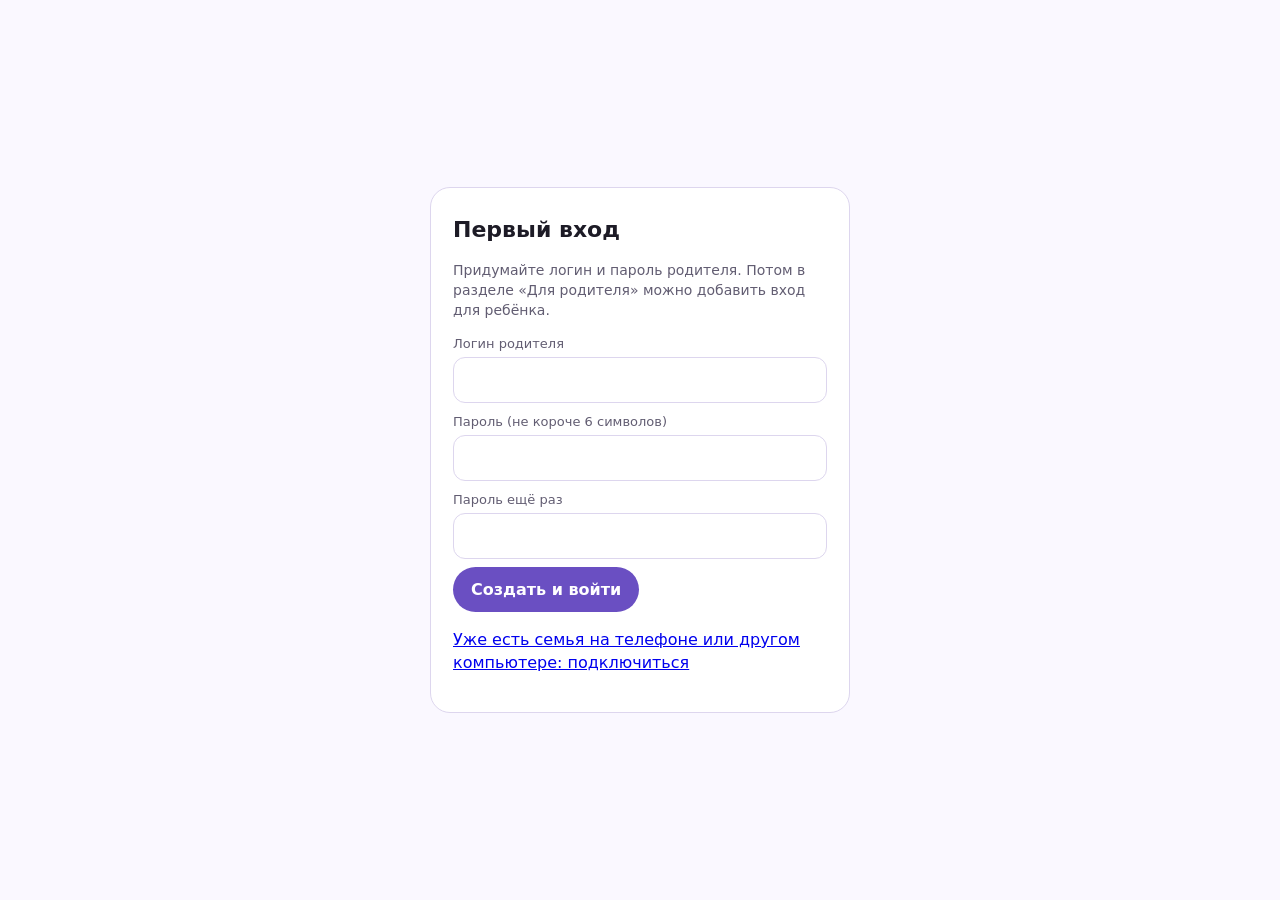
<file: index.html>
<!doctype html>
<html lang="ru">
<head>
<meta charset="utf-8">
<meta name="viewport" content="width=device-width, initial-scale=1">
<title>Помощник школьника</title>
<meta name="theme-color" content="#6a4fc2">
<style>
:root{--v:#6a4fc2;--vl:#ece6fb;--bg:#faf8ff;--ink:#1d1b26;--mut:#625d72;--ok:#1b7f3b;--err:#b3261e;--warn:#b25a00;--line:#ddd6ee}
*{box-sizing:border-box}
html,body{margin:0}
body{font:16px/1.45 system-ui,-apple-system,"Segoe UI",Roboto,sans-serif;background:var(--bg);color:var(--ink)}
.top{position:sticky;top:0;z-index:5;background:#fff;border-bottom:1px solid var(--line);padding:10px 16px 0}
.brand{font-weight:700;font-size:18px;color:var(--v);margin-bottom:6px}
#tabs{display:flex;gap:4px;overflow-x:auto;padding-bottom:0}
#tabs button{border:0;background:none;padding:10px 14px;font:inherit;color:var(--mut);border-bottom:3px solid transparent;cursor:pointer;white-space:nowrap}
#tabs button.on{color:var(--v);border-bottom-color:var(--v);font-weight:600}
main{max-width:820px;margin:0 auto;padding:16px}
h2{margin:4px 0 2px;font-size:22px}
.sub{color:var(--mut);margin:0 0 14px}
.card{background:#fff;border:1px solid var(--line);border-radius:16px;padding:14px;margin:0 0 12px}
.card.tint{background:var(--vl);border-color:transparent}
.card.good{background:#d1f0dd;border-color:transparent}
.card.bad{background:#fce4e1;border-color:transparent}
.card.warn{background:#fff0d6;border-color:transparent}
.card.okl{background:#e8f5ec;border-color:transparent}
label{display:block;font-size:13px;color:var(--mut);margin:10px 0 4px}
input,textarea,select{width:100%;font:inherit;padding:10px 12px;border:1px solid var(--line);border-radius:12px;background:#fff;color:var(--ink)}
textarea{min-height:110px;resize:vertical}
button.b{font:inherit;font-weight:600;border:0;border-radius:999px;padding:11px 18px;background:var(--v);color:#fff;cursor:pointer;margin:8px 8px 0 0;max-width:100%}
button.b.t{background:var(--vl);color:var(--v)}
button.b.o{background:#fff;color:var(--v);border:1px solid var(--v)}
button.b:disabled{opacity:.5;cursor:default}
.row{display:flex;gap:8px;flex-wrap:wrap}
.chips{display:flex;gap:6px;flex-wrap:wrap}
.chips button{font:inherit;border:1px solid var(--line);background:#fff;border-radius:999px;padding:6px 12px;cursor:pointer}
.chips button.on{background:var(--v);border-color:var(--v);color:#fff}
.tag{font-size:12px;font-weight:700;letter-spacing:.04em}
.tag.e{color:var(--err)}.tag.c{color:var(--warn)}.tag.o{color:var(--ok)}
pre{white-space:pre-wrap;word-break:break-word;font:inherit;margin:4px 0}
.err{color:var(--err);margin:8px 0}.okt{color:var(--ok);margin:8px 0}.mut{color:var(--mut);font-size:14px}
.photo{max-width:100%;max-height:260px;border-radius:12px;display:block;margin-top:8px}
.stat{display:grid;grid-template-columns:repeat(auto-fit,minmax(150px,1fr));gap:10px}
.stat div{background:#fff;border:1px solid var(--line);border-radius:16px;padding:12px}
.stat b{display:block;font-size:30px}
.dots{display:flex;gap:6px;margin-top:6px}.dots i{width:18px;height:18px;border-radius:50%;background:var(--line)}.dots i.on{background:var(--v)}
.spin{display:inline-block;width:16px;height:16px;border:3px solid var(--vl);border-top-color:var(--v);border-radius:50%;animation:s 1s linear infinite;vertical-align:-3px;margin-right:6px}
@keyframes s{to{transform:rotate(360deg)}}
@media (max-width:520px){main{padding:12px}button.b{width:100%}}
.grid{display:grid;grid-template-columns:repeat(auto-fill,minmax(210px,1fr));gap:10px}
.tile{font:inherit;text-align:left;background:#fff;border:1px solid var(--line);border-radius:16px;padding:14px;cursor:pointer;color:var(--ink)}
.tile b{display:block;font-size:16px;margin-bottom:4px;color:var(--v)}.tile span{color:var(--mut);font-size:13px}
.tile:hover{border-color:var(--v)}
button.back{margin:0 0 10px}
.swrow{display:flex;justify-content:space-between;align-items:center;gap:12px;padding:9px 0;border-bottom:1px solid var(--line)}
.swrow input{width:22px;height:22px;flex:none}
.tbl{width:100%;border-collapse:collapse;margin:6px 0}.tbl th,.tbl td{text-align:left;padding:6px 8px;border-bottom:1px solid var(--line)}
#lock{position:fixed;inset:0;z-index:50;background:rgba(250,248,255,.98);display:flex;align-items:center;justify-content:center;padding:16px}
.lockbox{background:#fff;border:1px solid var(--line);border-radius:20px;padding:22px;max-width:420px;width:100%}
canvas,svg.fig{max-width:100%}
.msg{padding:10px 14px;border-radius:16px;margin:8px 0;max-width:92%}.msg.me{background:var(--vl);margin-left:auto}.msg.ai{background:#fff;border:1px solid var(--line)}
.flash{min-height:140px;display:flex;align-items:center;justify-content:center;text-align:center;font-size:22px;padding:18px}
#gate{position:fixed;inset:0;z-index:60;background:#faf8ff;display:flex;align-items:center;justify-content:center;padding:16px;overflow:auto}

</style>
</head>
<body>
<header class="top">
  <div class="brand">Помощник школьника</div>
  <nav id="tabs" aria-label="Разделы"></nav>
</header>
<main id="view"></main>
<script>
// Слияние данных телефона и компьютера. Та же логика, что в SyncRules.kt.
(function (root) {
  var TTL = 30 * 24 * 3600 * 1000;

  function normalize(v) {
    if (Array.isArray(v)) return v.map(normalize);
    if (v && typeof v === 'object') {
      var o = {};
      Object.keys(v).sort().forEach(function (k) { o[k] = normalize(v[k]); });
      return o;
    }
    return v;
  }
  function eq(a, b) { return JSON.stringify(normalize(a)) === JSON.stringify(normalize(b)); }
  function updatedOf(r) { return (r && typeof r.updated === 'number') ? r.updated : 0; }
  function isDeleted(r) { return !!(r && r.deleted === true); }

  // Победа новой записи; при равенстве остаётся локальная (a).
  function merge(a, b) {
    var out = {};
    Object.keys(a || {}).forEach(function (k) { out[k] = a[k]; });
    Object.keys(b || {}).forEach(function (k) {
      if (!out[k] || updatedOf(b[k]) > updatedOf(out[k])) out[k] = b[k];
    });
    return out;
  }
  function prune(m, now) {
    var out = {};
    Object.keys(m).forEach(function (k) {
      if (!(isDeleted(m[k]) && now - updatedOf(m[k]) > TTL)) out[k] = m[k];
    });
    return out;
  }
  function live(m) {
    return Object.keys(m || {}).map(function (k) { return m[k]; }).filter(function (r) { return !isDeleted(r); });
  }
  // Запись изменена или создана на этом устройстве.
  function put(m, rec, now) { m[rec.id] = Object.assign({}, rec, { updated: now }); delete m[rec.id].deleted; }
  function remove(m, id, now) { m[id] = { id: id, deleted: true, updated: now }; }

  // Правила родителя: побеждают более новые. Подпись PIN проверяет телефон перед применением.
  function newerParent(a, b) {
    if (!a) return b || null;
    if (!b) return a;
    return updatedOf(b) > updatedOf(a) ? b : a;
  }
  // Минуты в приложении: устройство -> дата -> минуты, берём максимум.
  function mergeUsage(a, b) {
    var out = {};
    [a || {}, b || {}].forEach(function (src) {
      Object.keys(src).forEach(function (dev) {
        out[dev] = out[dev] || {};
        Object.keys(src[dev] || {}).forEach(function (d) { out[dev][d] = Math.max(out[dev][d] || 0, src[dev][d] || 0); });
      });
    });
    return out;
  }

  function mergeSnap(local, remote, now) {
    return {
      v: 1,
      mistakes: prune(merge(local.mistakes, remote.mistakes), now),
      notes: prune(merge(local.notes, remote.notes), now),
      profile: merge(local.profile, remote.profile),
      parent: newerParent(local.parent, remote.parent),
      usage: mergeUsage(local.usage, remote.usage),
      alerts: prune(merge(local.alerts, remote.alerts), now),
      accounts: prune(merge(local.accounts, remote.accounts), now),
      days: Array.from(new Set((local.days || []).concat(remote.days || []))).sort(),
      tasks: Math.max(local.tasks || 0, remote.tasks || 0),
    };
  }

  function toWire(s) {
    function recs(m) { return Object.keys(m || {}).sort().map(function (k) { return m[k]; }); }
    return { v: 1, mistakes: recs(s.mistakes), notes: recs(s.notes), profile: recs(s.profile), parent: s.parent || null, days: (s.days || []).slice().sort(), tasks: s.tasks || 0, usage: s.usage || {}, alerts: recs(s.alerts), accounts: recs(s.accounts) };
  }
  function fromWire(o) {
    if (!o || typeof o !== 'object' || o.v == null) return null;
    function map(a) {
      var m = {};
      (Array.isArray(a) ? a : []).forEach(function (r) { if (r && r.id != null) m[String(r.id)] = r; });
      return m;
    }
    return { v: 1, mistakes: map(o.mistakes), notes: map(o.notes), profile: map(o.profile), parent: o.parent || null, days: Array.isArray(o.days) ? o.days : [], tasks: typeof o.tasks === 'number' ? o.tasks : 0, usage: (o.usage && typeof o.usage === 'object') ? o.usage : {}, alerts: map(o.alerts), accounts: map(o.accounts) };
  }
  function emptySnap() { return { v: 1, mistakes: {}, notes: {}, profile: {}, parent: null, days: [], tasks: 0, usage: {}, alerts: {}, accounts: {} }; }
  function sameSnap(a, b) { return eq(toWire(a), toWire(b)); }

  // Серия занятий подряд (считаем назад от сегодня или вчера).
  function streak(days, today) {
    var set = {}; days.forEach(function (d) { set[d] = 1; });
    function iso(d) { return d.getFullYear() + '-' + ('0' + (d.getMonth() + 1)).slice(-2) + '-' + ('0' + d.getDate()).slice(-2); }
    var d = new Date(today || new Date());
    if (!set[iso(d)]) d.setDate(d.getDate() - 1);
    var n = 0;
    while (set[iso(d)]) { n++; d.setDate(d.getDate() - 1); }
    return n;
  }

  var api = { TTL: TTL, merge: merge, prune: prune, live: live, put: put, remove: remove, mergeSnap: mergeSnap, mergeUsage: mergeUsage, newerParent: newerParent, toWire: toWire, fromWire: fromWire, emptySnap: emptySnap, sameSnap: sameSnap, streak: streak, updatedOf: updatedOf, isDeleted: isDeleted };
  if (typeof module !== 'undefined' && module.exports) module.exports = api; else root.KidSync = api;
})(typeof window !== 'undefined' ? window : this);

</script>
<script>
// Тексты для ИИ и разбор ответа проверки. Те же, что в Prompts.kt и CheckParser.kt.
(function (root) {
  function who(grade) {
    var g = String(grade || '').replace(/\D/g, '');
    return g ? 'ученика ' + g + ' класса' : 'школьника';
  }
  function base(grade) {
    return 'Ты помощник ' + who(grade) + '. Отвечай по-русски, простыми словами, дружелюбно, коротко и по делу. ' +
      'Не используй markdown: никаких #, *, **, обратных кавычек и таблиц, пиши обычным текстом. ' +
      'Формулы пиши в одну строку, используя знаки −, ·, : и степени ², ³. ' +
      'Ничего не выдумывай: если не уверен в факте, так и скажи. Если не хватает данных, попроси их.';
  }
  function check(subject, grade) {
    return base(grade) +
      ' Проверь решение ученика по предмету «' + subject + '». Тебе дано задание и записи ученика (текст или фото). ' +
      'Для каждой строки решения определи статус: ok, error (ошибка именно в этой строке) или consequence ' +
      '(строка сама по себе верна, но опирается на ошибку выше). ' +
      'Верни ТОЛЬКО JSON без пояснений вокруг: ' +
      '{"verdict":"ok или errors","summary":"одно-два предложения",' +
      '"lines":[{"text":"строка ученика как написана","status":"ok|error|consequence",' +
      '"why":"что не так, простыми словами (только для error)","fix":"как правильно (только для error)"}],' +
      '"correct":"верное решение кратко"}. ' +
      'Перепроверь арифметику сам: подставь ответ в условие. Если запись неразборчива, так и напиши в summary. ' +
      'Для русского языка lines это предложения или слова с ошибками, в why назови правило.';
  }
  var LEVEL = 'Объясни как другу: очень просто, коротко, с примером из жизни.';
  function help(mode, subject, grade) {
    var head = base(grade) + ' Предмет: «' + subject + '». ';
    if (mode === 'hint') return head + 'Не давай готового ответа. Дай одну подсказку и один наводящий вопрос, чтобы ученик продвинулся сам.';
    if (mode === 'forgot') return head + 'Напомни коротким списком, какие правила и формулы нужны для этого задания. Решение не пиши.';
    return head + 'Объясни непонятное. ' + LEVEL;
  }

  function extractJson(raw) {
    var s = raw.indexOf('{'), e = raw.lastIndexOf('}');
    if (s < 0 || e <= s) return null;
    return raw.slice(s, e + 1);
  }
  function str(v) { return (typeof v === 'string' || typeof v === 'number') ? String(v) : ''; }

  // null, если ответ не похож на ожидаемый JSON.
  function parseCheck(raw) {
    var j = extractJson(raw || '');
    if (!j) return null;
    var root;
    try { root = JSON.parse(j); } catch (e) { return null; }
    if (!root || !Array.isArray(root.lines)) return null;
    var lines = [];
    root.lines.forEach(function (it) {
      if (!it || typeof it !== 'object') return;
      var text = str(it.text).trim();
      if (!text) return;
      var st = str(it.status).toLowerCase().trim();
      var status = (st === 'error' || st === 'wrong' || st === 'mistake') ? 'error'
        : (st === 'consequence' || st === 'follow' || st === 'carried') ? 'consequence' : 'ok';
      lines.push({ text: text, status: status, why: str(it.why).trim(), fix: str(it.fix).trim() });
    });
    if (!lines.length) return null;
    var verdict = str(root.verdict).toLowerCase().trim();
    var errors = lines.filter(function (l) { return l.status === 'error'; }).length;
    var allCorrect = errors === 0 && verdict !== 'errors';
    return { allCorrect: allCorrect, errorCount: errors, summary: str(root.summary).trim(), lines: lines, correct: str(root.correct).trim() };
  }

  var api = { base: base, check: check, help: help, extractJson: extractJson, parseCheck: parseCheck };
  if (typeof module !== 'undefined' && module.exports) module.exports = api; else root.KidCheck = api;
})(typeof window !== 'undefined' ? window : this);

</script>
<script>
// Правила родителя на компьютере: подпись PIN (как в ParentSig.kt) и расписание/лимит (как в ParentRules.kt).
(function (root) {
  var SALT = 'kid-parent-v1', ITER = 100000;
  var enc = new TextEncoder();
  function subtle() { return (root.crypto && root.crypto.subtle) || require('crypto').webcrypto.subtle; }

  var DEFAULT = { blocked: [], hintOnly: false, scheduleOn: false, fromMin: 420, toMin: 1260, limitMin: 0 };

  function deriveKey(pin) {
    var s = subtle();
    return s.importKey('raw', enc.encode(String(pin)), 'PBKDF2', false, ['deriveBits']).then(function (base) {
      return s.deriveBits({ name: 'PBKDF2', hash: 'SHA-256', salt: enc.encode(SALT), iterations: ITER }, base, 256);
    }).then(function (bits) { return s.importKey('raw', bits, { name: 'HMAC', hash: 'SHA-256' }, false, ['sign']); });
  }
  function canonical(c, updated) {
    return 'v1|b=' + (c.blocked || []).slice().sort().join(',') + '|h=' + (c.hintOnly ? 1 : 0) + '|s=' + (c.scheduleOn ? 1 : 0) +
      '|f=' + c.fromMin + '|t=' + c.toMin + '|l=' + c.limitMin + '|u=' + updated;
  }
  function hex(buf) { return Array.prototype.map.call(new Uint8Array(buf), function (b) { return ('0' + b.toString(16)).slice(-2); }).join(''); }
  function sign(c, updated, key) { return subtle().sign('HMAC', key, enc.encode(canonical(c, updated))).then(hex); }
  function coreOf(rec) {
    if (!rec || !Array.isArray(rec.blocked)) return null;
    var n = function (k) { return typeof rec[k] === 'number' ? Math.round(rec[k]) : null; };
    if (n('fromMin') == null || n('toMin') == null || n('limitMin') == null) return null;
    return { blocked: rec.blocked.filter(function (x) { return typeof x === 'string'; }), hintOnly: rec.hintOnly === true, scheduleOn: rec.scheduleOn === true, fromMin: n('fromMin'), toMin: n('toMin'), limitMin: n('limitMin') };
  }
  function verify(rec, key) {
    var c = coreOf(rec);
    if (!c || typeof rec.sig !== 'string' || typeof rec.updated !== 'number') return Promise.resolve(false);
    return sign(c, rec.updated, key).then(function (s) { return s === rec.sig; });
  }
  function makeRec(c, key, now) {
    var updated = now || Date.now();
    var core = { blocked: (c.blocked || []).slice().sort(), hintOnly: !!c.hintOnly, scheduleOn: !!c.scheduleOn, fromMin: c.fromMin, toMin: c.toMin, limitMin: c.limitMin };
    return sign(core, updated, key).then(function (sig) { return Object.assign({}, core, { updated: updated, sig: sig }); });
  }

  // ----- расписание и лимит -----
  function fmt(m) { return ('0' + (Math.floor(m / 60) % 24)).slice(-2) + ':' + ('0' + (m % 60)).slice(-2); }
  function parseTime(s) { var m = /^(\d{1,2}):(\d{2})$/.exec(String(s || '').trim()); if (!m) return null; var h = +m[1], mi = +m[2]; return (h > 23 || mi > 59) ? null : h * 60 + mi; }
  function inSchedule(c, minute) {
    if (!c.scheduleOn || c.fromMin === c.toMin) return true;
    return c.fromMin < c.toMin ? (minute >= c.fromMin && minute < c.toMin) : (minute >= c.fromMin || minute < c.toMin);
  }
  // 'schedule' | 'limit' | null
  function lockReason(c, minute, usedSec, overrideActive) {
    if (overrideActive) return null;
    if (!inSchedule(c, minute)) return 'schedule';
    if (c.limitMin > 0 && usedSec >= c.limitMin * 60) return 'limit';
    return null;
  }
  function lockMessage(reason, c) {
    return reason === 'schedule' ? 'Сейчас время отдыха. Учиться можно с ' + fmt(c.fromMin) + ' до ' + fmt(c.toMin) + '.'
      : 'На сегодня время закончилось (' + c.limitMin + ' мин). Пора отдохнуть: встань, попей воды, выйди на улицу.';
  }
  function minutesLeft(c, usedSec) { return c.limitMin > 0 ? Math.floor(Math.max(0, c.limitMin * 60 - usedSec) / 60) : null; }

  var api = { DEFAULT: DEFAULT, deriveKey: deriveKey, canonical: canonical, sign: sign, verify: verify, makeRec: makeRec, coreOf: coreOf, fmt: fmt, parseTime: parseTime, inSchedule: inSchedule, lockReason: lockReason, lockMessage: lockMessage, minutesLeft: minutesLeft };
  if (typeof module !== 'undefined' && module.exports) module.exports = api; else root.KidParent = api;
})(typeof window !== 'undefined' ? window : globalThis);

</script>
<script>
// Логины и пароли для входа на компьютере. Пароль нигде не хранится: только соль и PBKDF2-хеш.
// Аккаунты лежат в синхронизируемых данных (как записи с полем updated), поэтому работают на любом компьютере семьи.
(function (root) {
  var ITER = 150000, enc = new TextEncoder();
  function subtle() { return (root.crypto && root.crypto.subtle) || require('crypto').webcrypto.subtle; }
  function rnd(n) { var a = new Uint8Array(n); (root.crypto || require('crypto').webcrypto).getRandomValues(a); return a; }
  function hex(buf) { return Array.prototype.map.call(new Uint8Array(buf), function (b) { return ('0' + b.toString(16)).slice(-2); }).join(''); }
  function normLogin(s) { return String(s || '').trim().toLowerCase(); }
  function checkLogin(s) { var l = normLogin(s); if (l.length < 3) return 'Логин: не короче 3 символов.'; if (!/^[a-zа-яё0-9._-]+$/i.test(l)) return 'Логин: только буквы, цифры и . _ -'; return ''; }
  function checkPassword(p) { p = String(p || ''); if (p.length < 6) return 'Пароль: не короче 6 символов.'; return ''; }
  function hash(pw, saltHex) {
    var s = subtle(), salt = new Uint8Array(saltHex.match(/../g).map(function (h) { return parseInt(h, 16); }));
    return s.importKey('raw', enc.encode(String(pw)), 'PBKDF2', false, ['deriveBits']).then(function (k) {
      return s.deriveBits({ name: 'PBKDF2', hash: 'SHA-256', salt: salt, iterations: ITER }, k, 256);
    }).then(hex);
  }
  // role: 'parent' | 'child'
  function make(login, role, pw, now) {
    var salt = hex(rnd(16)), l = normLogin(login);
    return hash(pw, salt).then(function (h) { return { id: 'u:' + l, login: l, role: role === 'parent' ? 'parent' : 'child', salt: salt, hash: h, iter: ITER, updated: now }; });
  }
  function verify(rec, pw) {
    if (!rec || typeof rec.salt !== 'string' || typeof rec.hash !== 'string') return Promise.resolve(false);
    return hash(pw, rec.salt).then(function (h) { return h === rec.hash; });
  }
  function live(accounts) { return Object.keys(accounts || {}).map(function (k) { return accounts[k]; }).filter(function (r) { return r && !r.deleted && r.login; }); }
  function find(accounts, login) { var r = (accounts || {})['u:' + normLogin(login)]; return r && !r.deleted ? r : null; }
  var api = { ITER: ITER, normLogin: normLogin, checkLogin: checkLogin, checkPassword: checkPassword, make: make, verify: verify, live: live, find: find };
  if (typeof module !== 'undefined' && module.exports) module.exports = api; else root.KidAuth = api;
})(typeof window !== 'undefined' ? window : globalThis);

</script>
<script>
window.KidData = window.KidData || {};
window.KidData.cheats = {"subjects":["Алгебра","Геометрия","Физика","Русский","Химия","История"],"sheets":[{"id":"alg-short","subject":"Алгебра","title":"Формулы сокращённого умножения","text":"(a + b)² = a² + 2ab + b²\n(a − b)² = a² − 2ab + b²\na² − b² = (a − b)(a + b)\n(a + b)³ = a³ + 3a²b + 3ab² + b³\na³ + b³ = (a + b)(a² − ab + b²)\na³ − b³ = (a − b)(a² + ab + b²)"},{"id":"alg-quad","subject":"Алгебра","title":"Квадратное уравнение","text":"ax² + bx + c = 0, a ≠ 0\nD = b² − 4ac\nD > 0: два корня x = (−b ± √D) / 2a\nD = 0: один корень x = −b / 2a\nD < 0: действительных корней нет\nТеорема Виета для x² + px + q = 0:\nx₁ + x₂ = −p, x₁ · x₂ = q"},{"id":"alg-linear","subject":"Алгебра","title":"Линейное уравнение","text":"ax + b = c\n1. Слагаемое b переносим в другую часть с противоположным знаком.\n2. Делим обе части на a.\nПример: 2x + 6 = 14, 2x = 14 − 6, 2x = 8, x = 4.\nПроверка: подставь ответ в уравнение."},{"id":"alg-powers","subject":"Алгебра","title":"Свойства степеней","text":"aᵐ · aⁿ = aᵐ⁺ⁿ\naᵐ : aⁿ = aᵐ⁻ⁿ\n(aᵐ)ⁿ = aᵐⁿ\n(ab)ⁿ = aⁿbⁿ\na⁰ = 1 при a ≠ 0\na⁻ⁿ = 1 / aⁿ"},{"id":"alg-func","subject":"Алгебра","title":"Линейная функция и парабола","text":"y = kx + b: график прямая. k задаёт наклон, b показывает, где график пересекает ось y.\ny = ax² + bx + c: график парабола. При a > 0 ветви вверх, при a < 0 вниз.\nВершина параболы: x₀ = −b / 2a, y₀ подставь x₀ в формулу."},{"id":"alg-percent","subject":"Алгебра","title":"Проценты и дроби","text":"1% от числа = число : 100.\nНайти p% от числа: число · p / 100.\nНайти число по его части: часть : доля.\nСложение дробей: привести к общему знаменателю, сложить числители.\nУмножение дробей: числитель на числитель, знаменатель на знаменатель."},{"id":"geo-triangle","subject":"Геометрия","title":"Треугольник","text":"Сумма углов треугольника 180°.\nПлощадь S = ½ · a · h (сторона и высота к ней).\nНеравенство треугольника: каждая сторона меньше суммы двух других.\nВ равнобедренном треугольнике углы при основании равны.\nВнешний угол равен сумме двух внутренних, не смежных с ним."},{"id":"geo-pyth","subject":"Геометрия","title":"Теорема Пифагора","text":"В прямоугольном треугольнике a² + b² = c², где a и b катеты, c гипотенуза.\nПример: катеты 6 и 8, c² = 36 + 64 = 100, c = 10.\nОбратная теорема: если a² + b² = c², треугольник прямоугольный."},{"id":"geo-quad","subject":"Геометрия","title":"Четырёхугольники","text":"Сумма углов четырёхугольника 360°.\nПрямоугольник: S = a · b.\nПараллелограмм: S = a · h.\nРомб: S = d₁ · d₂ / 2.\nТрапеция: S = (a + b) / 2 · h.\nКвадрат: S = a², P = 4a."},{"id":"geo-circle","subject":"Геометрия","title":"Окружность и круг","text":"Диаметр d = 2r.\nДлина окружности C = 2πr.\nПлощадь круга S = πr².\nπ ≈ 3,14."},{"id":"geo-equal","subject":"Геометрия","title":"Признаки равенства треугольников","text":"1. По двум сторонам и углу между ними.\n2. По стороне и двум прилежащим к ней углам.\n3. По трём сторонам."},{"id":"geo-trig","subject":"Геометрия","title":"Синус, косинус, тангенс","text":"В прямоугольном треугольнике:\nsin α = противолежащий катет / гипотенуза\ncos α = прилежащий катет / гипотенуза\ntg α = противолежащий катет / прилежащий катет\nsin 30° = 1/2, cos 30° = √3/2\nsin 45° = cos 45° = √2/2, tg 45° = 1\nsin 60° = √3/2, cos 60° = 1/2"},{"id":"phys-mech","subject":"Физика","title":"Механика: основные формулы","text":"Скорость v = s / t, путь s = v · t.\nПлотность ρ = m / V.\nСила тяжести F = m · g, g ≈ 9,8 м/с² (в задачах часто 10).\nВторой закон Ньютона F = m · a.\nДавление p = F / S.\nДавление жидкости p = ρ · g · h.\nРабота A = F · s, мощность N = A / t.\n1 км/ч = 1 / 3,6 м/с."},{"id":"phys-el","subject":"Физика","title":"Электричество","text":"Закон Ома для участка цепи I = U / R.\nМощность тока P = U · I.\nРабота тока A = U · I · t.\nПоследовательное соединение: R = R₁ + R₂, ток один и тот же.\nПараллельное соединение: напряжение одно и то же, 1/R = 1/R₁ + 1/R₂."},{"id":"phys-heat","subject":"Физика","title":"Тепло","text":"Количество теплоты при нагревании Q = c · m · (t₂ − t₁).\nПри сгорании топлива Q = q · m.\nПри плавлении Q = λ · m."},{"id":"rus-ne","subject":"Русский","title":"НЕ с глаголами","text":"С глаголами НЕ пишется раздельно: не знаю, не пришёл.\nСлитно, если слово без НЕ не употребляется: ненавидеть, негодовать, недоумевать."},{"id":"rus-tsya","subject":"Русский","title":"-ТСЯ и -ТЬСЯ","text":"Задай вопрос к глаголу.\nЧто делать? Что сделать? отвечает инфинитив: -ТЬСЯ (учиться, умываться).\nЧто делает? Что сделает? отвечает форма 3-го лица: -ТСЯ (учится, умывается).\nПроверка: замени глагол на другой, например «делать»: делает, значит -ТСЯ."},{"id":"rus-vowel","subject":"Русский","title":"Безударные гласные в корне","text":"Проверяй ударением: измени слово так, чтобы гласная стала ударной (вода, воды, водный).\nСловарные слова не проверяются, их запоминают (ковёр, пассажир)."},{"id":"rus-comma","subject":"Русский","title":"Запятые","text":"Запятая нужна: между однородными членами без союза, перед союзами а, но, однако, зато, при обращении («Мама, иди сюда»), между частями сложного предложения.\nПеред союзом «и» между однородными членами запятая не нужна."},{"id":"rus-nn","subject":"Русский","title":"Н и НН в прилагательных","text":"Суффиксы -ан-, -ян-, -ин- пишутся с одной Н: кожаный, ветряной, гусиный.\nИсключения (пишутся с НН): стеклянный, оловянный, деревянный."},{"id":"chem-basic","subject":"Химия","title":"Основные величины","text":"Количество вещества n = m / M (моль = грамм : грамм на моль).\nЧисло Авогадро Nₐ = 6,02 · 10²³ моль⁻¹.\nМассовая доля ω = m(вещества) / m(раствора) · 100%.\nЗакон сохранения массы: масса веществ до реакции равна массе веществ после неё."},{"id":"hist-dates","subject":"История","title":"Даты по истории России","text":"862 — традиционная дата призвания варягов (Рюрик)\n988 — Крещение Руси\n1147 — первое упоминание Москвы\n1240 — Невская битва\n1242 — Ледовое побоище\n1380 — Куликовская битва\n1480 — стояние на реке Угре\n1613 — избрание на царство Михаила Романова\n1703 — основание Санкт-Петербурга\n1709 — Полтавская битва\n1812 — Отечественная война\n1861 — отмена крепостного права\n1941–1945 — Великая Отечественная война\n1961 — полёт Юрия Гагарина"}]};

</script>
<script>
window.KidData = window.KidData || {};
window.KidData.reading = {"1":[{"author":"К. Чуковский","title":"Мойдодыр","why":"Весёлые стихи о том, зачем умываться.","program":true},{"author":"С. Маршак","title":"Детки в клетке","why":"Стихи о животных с картинками.","program":true},{"author":"В. Сутеев","title":"Под грибом","why":"Короткая сказка о дружбе.","program":true},{"author":"Н. Носов","title":"Живая шляпа","why":"Смешной рассказ о том, как важно не бояться.","program":true},{"author":"Э. Успенский","title":"Крокодил Гена и его друзья","why":"Добрая повесть о Чебурашке и друзьях.","program":false},{"author":"Русская народная сказка","title":"Колобок","why":"Первая сказка, которую полезно читать самому.","program":true}],"2":[{"author":"А. Пушкин","title":"Сказка о рыбаке и рыбке","why":"Первое знакомство с Пушкиным.","program":true},{"author":"Н. Носов","title":"Мишкина каша","why":"Рассказ про выдумки и честность.","program":true},{"author":"К. Паустовский","title":"Тёплый хлеб","why":"Рассказ о доброте.","program":true},{"author":"Л. Толстой","title":"Три медведя","why":"Сказка для чтения вслух и про себя.","program":true},{"author":"В. Драгунский","title":"Денискины рассказы","why":"Смешные истории про мальчика Дениса.","program":false},{"author":"А. Милн","title":"Винни-Пух и все-все-все","why":"Добрая книга про дружбу.","program":false}],"3":[{"author":"Х. К. Андерсен","title":"Дюймовочка","why":"Сказка о смелости и доброте.","program":true},{"author":"П. Бажов","title":"Серебряное копытце","why":"Уральский сказ с красивым языком.","program":true},{"author":"Р. Киплинг","title":"Маугли","why":"Приключения мальчика, выросшего в джунглях.","program":true},{"author":"А. Линдгрен","title":"Карлсон, который живёт на крыше","why":"Весёлая повесть о необычном друге.","program":false},{"author":"Т. Янссон","title":"Муми-тролль и комета","why":"Сказочное приключение с загадками.","program":false},{"author":"Г. Остер","title":"Вредные советы","why":"Шутливые стихи, чтобы думать наоборот.","program":false}],"4":[{"author":"Л. Кэрролл","title":"Алиса в Стране чудес","why":"Фантазия и игра слов.","program":true},{"author":"С. Лагерлёф","title":"Путешествие Нильса с дикими гусями","why":"Приключения и география Швеции.","program":true},{"author":"В. Бианки","title":"Лесная газета","why":"Рассказы о жизни леса по сезонам.","program":true},{"author":"А. Волков","title":"Волшебник Изумрудного города","why":"Сказочная повесть о дружбе и смелости.","program":false},{"author":"Н. Носов","title":"Приключения Незнайки и его друзей","why":"Смешная сказочная повесть.","program":false},{"author":"Э. Распэ","title":"Приключения барона Мюнхгаузена","why":"Невероятные выдумки с юмором.","program":false}],"5":[{"author":"А. Пушкин","title":"Руслан и Людмила","why":"Поэма-сказка с богатырями и волшебством.","program":true},{"author":"И. Тургенев","title":"Муму","why":"Рассказ о доброте и несправедливости.","program":true},{"author":"М. Твен","title":"Приключения Тома Сойера","why":"Приключения, дружба и взросление.","program":true},{"author":"Д. Дефо","title":"Робинзон Крузо","why":"Как выжить на необитаемом острове.","program":true},{"author":"К. Паустовский","title":"Заячьи лапы","why":"Рассказ о заботе о живом.","program":true},{"author":"Дж. Толкин","title":"Хоббит, или Туда и обратно","why":"Большое фэнтези-приключение.","program":false}],"6":[{"author":"А. Пушкин","title":"Дубровский","why":"Повесть о чести и справедливости.","program":true},{"author":"И. Тургенев","title":"Бежин луг","why":"Рассказ о ночи и деревенских легендах.","program":true},{"author":"В. Короленко","title":"Дети подземелья","why":"Повесть о дружбе и сочувствии.","program":true},{"author":"Ж. Верн","title":"Дети капитана Гранта","why":"Путешествие вокруг света по 37-й параллели.","program":true},{"author":"А. Беляев","title":"Человек-амфибия","why":"Научная фантастика о море.","program":false},{"author":"Дж. Лондон","title":"Белый Клык","why":"О жизни и характере собаки-волка.","program":false}],"7":[{"author":"Н. Гоголь","title":"Тарас Бульба","why":"Повесть о казачестве, верности и долге.","program":true},{"author":"А. Пушкин","title":"Станционный смотритель","why":"Повесть из «Повестей Белкина».","program":true},{"author":"Л. Толстой","title":"Детство","why":"Как взрослеет человек: чувства и ошибки.","program":true},{"author":"М. Горький","title":"Детство","why":"Автобиографическая повесть.","program":true},{"author":"Р. Брэдбери","title":"Вино из одуванчиков","why":"Лето двенадцатилетнего мальчика.","program":true},{"author":"А. Конан Дойл","title":"Собака Баскервилей","why":"Классический детектив.","program":false}],"8":[{"author":"Н. Гоголь","title":"Ревизор","why":"Комедия о страхе и тщеславии.","program":true},{"author":"А. Пушкин","title":"Капитанская дочка","why":"Роман о чести во время пугачёвского восстания.","program":true},{"author":"Н. Гоголь","title":"Шинель","why":"Повесть о «маленьком человеке».","program":true},{"author":"М. Шолохов","title":"Судьба человека","why":"Рассказ о войне и стойкости.","program":true},{"author":"Дж. Свифт","title":"Путешествия Гулливера","why":"Сатира в форме приключений.","program":true},{"author":"Р. Брэдбери","title":"451° по Фаренгейту","why":"Антиутопия о том, зачем нужны книги.","program":false}],"9":[{"author":"А. Грибоедов","title":"Горе от ума","why":"Комедия в стихах, много крылатых фраз.","program":true},{"author":"А. Пушкин","title":"Евгений Онегин","why":"Роман в стихах «энциклопедия русской жизни».","program":true},{"author":"М. Лермонтов","title":"Герой нашего времени","why":"Роман о характере и выборе.","program":true},{"author":"Н. Гоголь","title":"Мёртвые души","why":"Поэма о России и людях.","program":true},{"author":"У. Шекспир","title":"Ромео и Джульетта","why":"Трагедия о любви и вражде.","program":true},{"author":"Б. Васильев","title":"А зори здесь тихие…","why":"Повесть о девушках-зенитчицах.","program":false}],"10":[{"author":"Л. Толстой","title":"Война и мир","why":"Роман-эпопея о войне 1812 года и людях.","program":true},{"author":"И. Тургенев","title":"Отцы и дети","why":"Спор поколений и идей.","program":true},{"author":"И. Гончаров","title":"Обломов","why":"Роман о мечтах и бездействии.","program":true},{"author":"Ф. Достоевский","title":"Преступление и наказание","why":"Роман о совести и выборе.","program":true},{"author":"А. Островский","title":"Гроза","why":"Драма о свободе и долге.","program":true},{"author":"Дж. Оруэлл","title":"1984","why":"Антиутопия о власти и правде.","program":false}],"11":[{"author":"М. Булгаков","title":"Мастер и Маргарита","why":"Роман о добре, трусости и любви.","program":true},{"author":"М. Горький","title":"На дне","why":"Пьеса о правде и жалости.","program":true},{"author":"И. Бунин","title":"Господин из Сан-Франциско","why":"Рассказ о богатстве и смерти.","program":true},{"author":"А. Куприн","title":"Гранатовый браслет","why":"Повесть о настоящей любви.","program":true},{"author":"А. Солженицын","title":"Один день Ивана Денисовича","why":"Повесть о лагерной жизни.","program":true},{"author":"М. Шолохов","title":"Тихий Дон","why":"Роман о казачестве в войну и революцию.","program":true}]};

</script>
<script>
window.KidData = window.KidData || {};
window.KidData.guide = [{"id":"hw","title":"Как оформить домашнее задание","summary":"Сфотографируй, надиктуй или напиши задание — приложение оформит запись как в тетради.","steps":["Открой вкладку «ДЗ».","Нажми «Фото», «Галерея», «Голос» или «Стилус», либо просто напиши текст.","Проверь текст и поправь, если нужно.","Нажми «Записать как в тетради» или «Решить по шагам».","Сохрани: «В мои ДЗ», «Word» или «PDF»."],"keywords":["дз","домашка","домашнее","задание","фото","оформить","тетрадь","решить"],"route":"hw"},{"id":"tutor","title":"Подсказка, если не понимаю","summary":"Репетитор не даёт готовый ответ сразу, а подсказывает и объясняет.","steps":["Открой вкладку «Помощь».","Введи вопрос или задачу.","Выбери «Подсказка», «Объяснить» или «Что я забыл».","Выбери стиль: «Как другу», «Как в учебнике» или «Подробно»."],"keywords":["помощь","подсказка","объяснить","не понимаю","репетитор","забыл","учебник"],"route":"tutor"},{"id":"check","title":"Проверить своё решение","summary":"Приложение разберёт решение по строкам и покажет, где ошибка и как исправить.","steps":["Открой вкладку «Проверка».","Добавь задание и своё решение (фото, голос или текст).","Нажми «Проверить».","Зелёные строки верны, красные содержат ошибку. Под ними написано, что не так и как исправить.","Нажми «В тетрадь ошибок», чтобы потренироваться позже."],"keywords":["проверка","проверить","ошибка","решение","неверно","исправить"],"route":"check"},{"id":"visual","title":"График, чертёж, столбик, картинка","summary":"Рисунки строит само приложение, поэтому они точные.","steps":["Открой вкладку «Наглядно».","Выбери: «График», «Чертёж», «Столбик» или «Картинка».","График: введи формулу, например x^2-4x+3. Чертёж: введи стороны треугольника. Столбик: введи пример, например 1248:12.","Нажми «Построить», потом сохрани в Word или PDF."],"keywords":["график","чертёж","треугольник","столбик","деление","картинка","схема","наглядно","формула"],"route":"visual"},{"id":"pen","title":"Писать стилусом или пальцем","summary":"Рукописную запись приложение превращает в текст.","steps":["В «ДЗ», «Помощи» или «Проверке» нажми «Стилус».","Пиши на всём экране. Вверху выбери «Только стилус» или «Стилус и палец».","Инструменты: ручка, ластик, отмена, очистить.","Внизу нажми «Распознать запись» и прокрути вниз.","Исправь текст, если что-то распознано неверно."],"keywords":["стилус","рукописный","писать","ластик","распознать","палец"],"route":"hw"},{"id":"ar","title":"AR-линза: подписи поверх камеры","summary":"Наведи камеру, и ответ нарисуется поверх кадра.","steps":["Открой «Ещё» → «AR-линза» и разреши камеру. Быстрее: плитка «AR-линза» в шторке, ярлык на значке приложения или программируемая кнопка телефона (см. «Настройки»).","Выбери режим: «Всё вокруг» (здания, предметы, текст, формулы, QR и штрихкоды), «Задание» или «Тетрадь».","Наведи камеру на весь экран и нажми «Снять и разобрать».","Рамки с номерами появятся на снимке, а снизу подробное описание. Нажми на рамку или на строку, чтобы выделить её.","QR-коды и штрихкоды читаются сразу. Ссылки из QR сами не открываются: покажи их родителю.","Нажми на рамку: рядом всплывёт подсказка, а у здания или предмета появится кнопка «Историческая справка».","Снимок с подписями можно сохранить в Word или PDF."],"keywords":["ar","камера","линза","дополненная реальность","наведи","что это","тетрадь","рамки","qr","штрихкод","здание","достопримечательность"],"route":"ar"},{"id":"friend","title":"Спросить друга голосом","summary":"Друг отвечает голосом на любые вопросы.","steps":["Открой «Ещё» → «Спроси друга» или вызови его долгим нажатием кнопки питания.","Нажми на круг и говори.","Друг ответит голосом. Если нужно, скажи следующий вопрос.","Если на телефоне наушники, друг может отвечать только текстом: это настраивается в «Голос и кнопка»."],"keywords":["друг","голос","спросить","говорить","кнопка питания","ассистент"],"route":"friend"},{"id":"power","title":"Вызвать друга кнопкой питания","summary":"Нужно один раз выбрать приложение помощником по умолчанию.","steps":["Открой «Настройки» телефона → «Приложения» → «Приложения по умолчанию» → «Помощник и голосовой ввод».","Выбери «Помощник школьника».","Теперь долгое нажатие кнопки питания открывает друга.","Если на телефоне перестал работать голосовой ввод в других приложениях, в тех же настройках выбери службу распознавания речи Google."],"keywords":["кнопка питания","питание","по умолчанию","ассистент","не открывается","вызвать"],"route":"settings"},{"id":"notes","title":"Запомнить голосом: заметки","summary":"Скажи другу, что запомнить, и текст попадёт в «Заметки».","steps":["Скажи другу: «Запомни, завтра взять форму».","Друг подтвердит голосом.","Открой «Ещё» → «Заметки» и перечитай.","Скажи «Покажи заметки», и друг прочитает их вслух."],"keywords":["заметка","заметки","запомни","запомнить","записать"],"route":"memos"},{"id":"reminders","title":"Напоминания","summary":"Друг напомнит вовремя уведомлением со звуком.","steps":["Скажи: «Напомни через 10 минут покормить кота» или «Напомни завтра в 8 утра взять форму».","Или открой «Ещё» → «Напоминания» и нажми «Добавить».","Разреши уведомления, когда приложение попросит.","Скажи «Покажи напоминания», чтобы услышать список."],"keywords":["напоминание","напомни","будильник","уведомление","время"],"route":"reminders"},{"id":"save","title":"Сохранить в Word или PDF","summary":"Файлы можно сохранить и отправить.","steps":["Под результатом нажми «Word» или «PDF».","Файл сохранится в папку «Документы / Помощник» с именем вида «Иванов_7Б_...».","Кнопка «Поделиться» отправляет файл в мессенджер или на почту."],"keywords":["word","pdf","сохранить","файл","отправить","поделиться","документ"],"route":null},{"id":"profile","title":"Указать фамилию, имя и класс","summary":"Это попадает в шапку документов и помогает ИИ подстроиться под класс.","steps":["Открой «Ещё» → «Настройки».","Заполни «Фамилия и имя», «Класс» и «Буква».","ИИ получает только класс, а имя остаётся на телефоне."],"keywords":["фамилия","имя","класс","буква","профиль","настройки"],"route":"settings"},{"id":"mistakes","title":"Тетрадь ошибок и тренажёр","summary":"Ошибки собираются сами, по ним делаются тренировки.","steps":["Ошибки из «Проверки» попадают в «Тетрадь ошибок».","Открой «Тренажёр» и реши вопросы по своим ошибкам.","Ошибка считается выученной после трёх верных ответов подряд."],"keywords":["ошибки","тетрадь ошибок","тренажёр","тренировка","повторить"],"route":"mistakes"},{"id":"reading","title":"Что почитать и читать онлайн","summary":"Книги по твоему классу, советы по интересам и чтение в приложении.","steps":["Открой «Ещё» → «Чтение».","Выбери класс и «Программа» или «Для души».","Нажми на книгу, чтобы отметить прочитанной, или на «Читать онлайн», чтобы открыть текст.","Листай «Назад» и «Дальше», меняй размер букв кнопками A− и A+, нажми «Слушать», чтобы текст прочитали вслух.","«Объяснить страницу» расскажет, о чём она, и пояснит трудные слова. Закладка сохраняется сама.","Читаются книги без авторских прав, в основном классика. Современные авторы только в библиотеке. Если страница не грузится, смотри подсказку про VPN."],"keywords":["чтение","книги","читать","онлайн","электронная","викитека","список литературы","литература","что почитать","закладка"],"route":"reading"},{"id":"assigned","title":"Определить, что задано","summary":"Предметы, задания и учебники по записи из дневника.","steps":["Открой «Ещё» → «Что задано».","Сфотографируй запись или напиши текст.","Нажми «Определить предметы и учебники».","Заполни «Мои учебники», чтобы название подставлялось само."],"keywords":["что задано","дневник","предмет","учебник","задание","пособие"],"route":"assigned"},{"id":"history","title":"Историческая справка","summary":"Справка из интернета про здание, место или событие.","steps":["Открой «Ещё» → «Историческая справка» и напиши, что искать.","Или в AR-линзе нажми на подпись здания и выбери «Историческая справка».","Если сайт не открывается, приложение подскажет, включить или выключить VPN. VPN включает родитель.","Нажми «Объяснить проще», чтобы получить короткий пересказ."],"keywords":["история","справка","википедия","интернет","vpn","впн","поиск","здание"],"route":"history"},{"id":"quickar","title":"Быстро открыть AR-линзу","summary":"Камера без поиска по приложению: плитка, ярлык или кнопка телефона.","steps":["Плитка: потяни шторку, нажми карандаш и перетащи плитку «AR-линза».","Ярлык: долго нажми на значок приложения и выбери «AR-линза».","Отдельный значок «AR-линза» есть в списке приложений.","Программируемая кнопка: Samsung — Настройки → Дополнительные функции → Боковая кнопка; Xiaomi — Дополнительные настройки → Жесты → Запуск функции; другие — приложение Button Mapper. Выбери «Открыть приложение» → «AR-линза»."],"keywords":["кнопка","быстро","плитка","ярлык","bixby","боковая","button mapper","программируемая","запуск камеры"],"route":"settings"},{"id":"vpn","title":"Сайт не открывается: нужен ли VPN","summary":"Справка и чтение берутся из интернета. Приложение подсказывает про VPN.","steps":["Если появилась жёлтая плашка «Включи VPN», попроси родителя включить VPN и повтори.","Если плашка говорит «Выключи VPN», выключи его и повтори.","Если интернета нет совсем, включи Wi-Fi или мобильные данные.","Сам VPN приложение не включает: это делает родитель в настройках телефона."],"keywords":["vpn","впн","не открывается","не грузится","интернет","блокировка","нет связи"],"route":"history"},{"id":"location","title":"Где ребёнок","summary":"Родитель узнаёт место по SMS «где ты». Ребёнок об этом знает.","steps":["Родитель открывает «Ещё» → «Для родителя», вводит PIN, указывает свой номер и включает «Отвечать на запрос родителя».","На телефоне ребёнка нужно выдать геолокацию, приём SMS и работу в фоне «Всегда».","Родитель шлёт SMS «где ты» со своего номера и получает ссылку на карту.","При каждой отправке у ребёнка появляется уведомление, список отправок виден в приложении."],"keywords":["где ребёнок","геолокация","местоположение","карта","где ты","sms","смс"],"route":"parent"},{"id":"pc","title":"Работать на компьютере","summary":"Веб-версия открывается в браузере, обменивается данными с телефоном через GitHub и подчиняется тем же правилам родителя.","steps":["Родитель один раз настраивает: адрес сайта и частный репозиторий для данных описаны в README, раздел «Версия для компьютера».","На телефоне: «Ещё» → «Для родителя» → «Компьютер: общие данные через GitHub», введи репозиторий и токен. На компьютере то же самое в «Настройках», плюс ключ ИИ.","Тетрадь ошибок, заметки, прогресс и профиль одинаковые на обоих устройствах.","Родитель может управлять и с компьютера: «Ещё» → «Для родителя», вход по тому же PIN. Там включаются и выключаются любые разделы, режимы «Только подсказки» и «Только работа над ошибками», учебные часы и лимит времени.","Правила, изменённые на одном устройстве, появляются на другом после синхронизации (телефон принимает их только с верным PIN).","На компьютере закрытый родителем раздел исчезает. Когда время или лимит вышли, показывается экран отдыха, снять его можно PIN-кодом родителя на 30 минут."],"keywords":["компьютер","пк","ноутбук","браузер","сайт","веб","синхронизация","github","гитхаб","windows","с компьютера"],"route":"parent"},{"id":"exam","title":"Подготовиться к контрольной","summary":"Приложение составит план по дням.","steps":["Открой «Ещё» → «К контрольной».","Укажи предмет, тему и дату.","Получи план по дням и выполняй задания каждый день."],"keywords":["контрольная","экзамен","подготовка","план","тест"],"route":"exam"},{"id":"parent","title":"Для родителя","summary":"Ограничения, PIN и уведомление родителю по SMS.","steps":["Открой «Ещё» → «Для родителя» и введи PIN. Сначала задай PIN, иначе правила не действуют.","Учебные часы и лимит времени в день закроют приложение экраном отдыха. Родитель разрешает ещё 30 минут по PIN.","Любой раздел можно выключить переключателем: вкладки внизу и всё в «Ещё». Кнопка «Только работа над ошибками» оставит проверку по фото, тетрадь ошибок и тренажёр. Ещё есть режим «Только подсказки» и отчёт за неделю. То же самое родитель может сделать на компьютере (по PIN).","Укажи номер родителя и включи SMS-уведомление.","«Где ребёнок»: включи ответ на запрос, выдай разрешения. Родитель шлёт SMS «где ты», приходит ссылка на карту, а ребёнок видит уведомление.","Если ребёнок скажет другу, что ему очень плохо, родителю уйдёт SMS без текста разговора, а ребёнок об этом узнает.","Здесь же задаются дневной лимит запросов к ИИ и показ разговора родителю."],"keywords":["отключить раздел","выключить раздел","закрыть раздел","только ошибки","родитель","смс","sms","pin","пин","лимит","уведомление родителю","контроль","где ребёнок","местоположение","геолокация","блокировка","время","отчёт"],"route":"parent"},{"id":"error","title":"Что делать, если ИИ не отвечает","summary":"Чаще всего дело в интернете, лимите или ключе.","steps":["Проверь интернет.","Если пишет про лимит, он сбросится завтра, или родитель увеличит его в «Для родителя».","Если пишет про ключ или счёт, скажи родителю: нужен ключ ZVENO AI в «Настройках».","Попробуй ещё раз через минуту."],"keywords":["ошибка","не отвечает","ключ","лимит","интернет","не работает"],"route":"settings"}];
window.KidData.guideAi = "Приложение «Помощник школьника». Вкладки: ДЗ, Помощь, Проверка, Наглядно, Ещё.\n- Как оформить домашнее задание: Сфотографируй, надиктуй или напиши задание — приложение оформит запись как в тетради. Открой вкладку «ДЗ». Нажми «Фото», «Галерея», «Голос» или «Стилус», либо просто напиши текст. Проверь текст и поправь, если нужно. Нажми «Записать как в тетради» или «Решить по шагам». Сохрани: «В мои ДЗ», «Word» или «PDF».\n- Подсказка, если не понимаю: Репетитор не даёт готовый ответ сразу, а подсказывает и объясняет. Открой вкладку «Помощь». Введи вопрос или задачу. Выбери «Подсказка», «Объяснить» или «Что я забыл». Выбери стиль: «Как другу», «Как в учебнике» или «Подробно».\n- Проверить своё решение: Приложение разберёт решение по строкам и покажет, где ошибка и как исправить. Открой вкладку «Проверка». Добавь задание и своё решение (фото, голос или текст). Нажми «Проверить». Зелёные строки верны, красные содержат ошибку. Под ними написано, что не так и как исправить. Нажми «В тетрадь ошибок», чтобы потренироваться позже.\n- График, чертёж, столбик, картинка: Рисунки строит само приложение, поэтому они точные. Открой вкладку «Наглядно». Выбери: «График», «Чертёж», «Столбик» или «Картинка». График: введи формулу, например x^2-4x+3. Чертёж: введи стороны треугольника. Столбик: введи пример, например 1248:12. Нажми «Построить», потом сохрани в Word или PDF.\n- Писать стилусом или пальцем: Рукописную запись приложение превращает в текст. В «ДЗ», «Помощи» или «Проверке» нажми «Стилус». Пиши на всём экране. Вверху выбери «Только стилус» или «Стилус и палец». Инструменты: ручка, ластик, отмена, очистить. Внизу нажми «Распознать запись» и прокрути вниз. Исправь текст, если что-то распознано неверно.\n- AR-линза: подписи поверх камеры: Наведи камеру, и ответ нарисуется поверх кадра. Открой «Ещё» → «AR-линза» и разреши камеру. Быстрее: плитка «AR-линза» в шторке, ярлык на значке приложения или программируемая кнопка телефона (см. «Настройки»). Выбери режим: «Всё вокруг» (здания, предметы, текст, формулы, QR и штрихкоды), «Задание» или «Тетрадь». Наведи камеру на весь экран и нажми «Снять и разобрать». Рамки с номерами появятся на снимке, а снизу подробное описание. Нажми на рамку или на строку, чтобы выделить её. QR-коды и штрихкоды читаются сразу. Ссылки из QR сами не открываются: покажи их родителю. Нажми на рамку: рядом всплывёт подсказка, а у здания или предмета появится кнопка «Историческая справка». Снимок с подписями можно сохранить в Word или PDF.\n- Спросить друга голосом: Друг отвечает голосом на любые вопросы. Открой «Ещё» → «Спроси друга» или вызови его долгим нажатием кнопки питания. Нажми на круг и говори. Друг ответит голосом. Если нужно, скажи следующий вопрос. Если на телефоне наушники, друг может отвечать только текстом: это настраивается в «Голос и кнопка».\n- Вызвать друга кнопкой питания: Нужно один раз выбрать приложение помощником по умолчанию. Открой «Настройки» телефона → «Приложения» → «Приложения по умолчанию» → «Помощник и голосовой ввод». Выбери «Помощник школьника». Теперь долгое нажатие кнопки питания открывает друга. Если на телефоне перестал работать голосовой ввод в других приложениях, в тех же настройках выбери службу распознавания речи Google.\n- Запомнить голосом: заметки: Скажи другу, что запомнить, и текст попадёт в «Заметки». Скажи другу: «Запомни, завтра взять форму». Друг подтвердит голосом. Открой «Ещё» → «Заметки» и перечитай. Скажи «Покажи заметки», и друг прочитает их вслух.\n- Напоминания: Друг напомнит вовремя уведомлением со звуком. Скажи: «Напомни через 10 минут покормить кота» или «Напомни завтра в 8 утра взять форму». Или открой «Ещё» → «Напоминания» и нажми «Добавить». Разреши уведомления, когда приложение попросит. Скажи «Покажи напоминания», чтобы услышать список.\n- Сохранить в Word или PDF: Файлы можно сохранить и отправить. Под результатом нажми «Word» или «PDF». Файл сохранится в папку «Документы / Помощник» с именем вида «Иванов_7Б_...». Кнопка «Поделиться» отправляет файл в мессенджер или на почту.\n- Указать фамилию, имя и класс: Это попадает в шапку документов и помогает ИИ подстроиться под класс. Открой «Ещё» → «Настройки». Заполни «Фамилия и имя», «Класс» и «Буква». ИИ получает только класс, а имя остаётся на телефоне.\n- Тетрадь ошибок и тренажёр: Ошибки собираются сами, по ним делаются тренировки. Ошибки из «Проверки» попадают в «Тетрадь ошибок». Открой «Тренажёр» и реши вопросы по своим ошибкам. Ошибка считается выученной после трёх верных ответов подряд.\n- Что почитать и читать онлайн: Книги по твоему классу, советы по интересам и чтение в приложении. Открой «Ещё» → «Чтение». Выбери класс и «Программа» или «Для души». Нажми на книгу, чтобы отметить прочитанной, или на «Читать онлайн», чтобы открыть текст. Листай «Назад» и «Дальше», меняй размер букв кнопками A− и A+, нажми «Слушать», чтобы текст прочитали вслух. «Объяснить страницу» расскажет, о чём она, и пояснит трудные слова. Закладка сохраняется сама. Читаются книги без авторских прав, в основном классика. Современные авторы только в библиотеке. Если страница не грузится, смотри подсказку про VPN.\n- Определить, что задано: Предметы, задания и учебники по записи из дневника. Открой «Ещё» → «Что задано». Сфотографируй запись или напиши текст. Нажми «Определить предметы и учебники». Заполни «Мои учебники», чтобы название подставлялось само.\n- Историческая справка: Справка из интернета про здание, место или событие. Открой «Ещё» → «Историческая справка» и напиши, что искать. Или в AR-линзе нажми на подпись здания и выбери «Историческая справка». Если сайт не открывается, приложение подскажет, включить или выключить VPN. VPN включает родитель. Нажми «Объяснить проще», чтобы получить короткий пересказ.\n- Быстро открыть AR-линзу: Камера без поиска по приложению: плитка, ярлык или кнопка телефона. Плитка: потяни шторку, нажми карандаш и перетащи плитку «AR-линза». Ярлык: долго нажми на значок приложения и выбери «AR-линза». Отдельный значок «AR-линза» есть в списке приложений. Программируемая кнопка: Samsung — Настройки → Дополнительные функции → Боковая кнопка; Xiaomi — Дополнительные настройки → Жесты → Запуск функции; другие — приложение Button Mapper. Выбери «Открыть приложение» → «AR-линза».\n- Сайт не открывается: нужен ли VPN: Справка и чтение берутся из интернета. Приложение подсказывает про VPN. Если появилась жёлтая плашка «Включи VPN», попроси родителя включить VPN и повтори. Если плашка говорит «Выключи VPN», выключи его и повтори. Если интернета нет совсем, включи Wi-Fi или мобильные данные. Сам VPN приложение не включает: это делает родитель в настройках телефона.\n- Где ребёнок: Родитель узнаёт место по SMS «где ты». Ребёнок об этом знает. Родитель открывает «Ещё» → «Для родителя», вводит PIN, указывает свой номер и включает «Отвечать на запрос родителя». На телефоне ребёнка нужно выдать геолокацию, приём SMS и работу в фоне «Всегда». Родитель шлёт SMS «где ты» со своего номера и получает ссылку на карту. При каждой отправке у ребёнка появляется уведомление, список отправок виден в приложении.\n- Работать на компьютере: Веб-версия открывается в браузере, обменивается данными с телефоном через GitHub и подчиняется тем же правилам родителя. Родитель один раз настраивает: адрес сайта и частный репозиторий для данных описаны в README, раздел «Версия для компьютера». На телефоне: «Ещё» → «Для родителя» → «Компьютер: общие данные через GitHub», введи репозиторий и токен. На компьютере то же самое в «Настройках», плюс ключ ИИ. Тетрадь ошибок, заметки, прогресс и профиль одинаковые на обоих устройствах. Родитель может управлять и с компьютера: «Ещё» → «Для родителя», вход по тому же PIN. Там включаются и выключаются любые разделы, режимы «Только подсказки» и «Только работа над ошибками», учебные часы и лимит времени. Правила, изменённые на одном устройстве, появляются на другом после синхронизации (телефон принимает их только с верным PIN). На компьютере закрытый родителем раздел исчезает. Когда время или лимит вышли, показывается экран отдыха, снять его можно PIN-кодом родителя на 30 минут.\n- Подготовиться к контрольной: Приложение составит план по дням. Открой «Ещё» → «К контрольной». Укажи предмет, тему и дату. Получи план по дням и выполняй задания каждый день.\n- Для родителя: Ограничения, PIN и уведомление родителю по SMS. Открой «Ещё» → «Для родителя» и введи PIN. Сначала задай PIN, иначе правила не действуют. Учебные часы и лимит времени в день закроют приложение экраном отдыха. Родитель разрешает ещё 30 минут по PIN. Любой раздел можно выключить переключателем: вкладки внизу и всё в «Ещё». Кнопка «Только работа над ошибками» оставит проверку по фото, тетрадь ошибок и тренажёр. Ещё есть режим «Только подсказки» и отчёт за неделю. То же самое родитель может сделать на компьютере (по PIN). Укажи номер родителя и включи SMS-уведомление. «Где ребёнок»: включи ответ на запрос, выдай разрешения. Родитель шлёт SMS «где ты», приходит ссылка на карту, а ребёнок видит уведомление. Если ребёнок скажет другу, что ему очень плохо, родителю уйдёт SMS без текста разговора, а ребёнок об этом узнает. Здесь же задаются дневной лимит запросов к ИИ и показ разговора родителю.\n- Что делать, если ИИ не отвечает: Чаще всего дело в интернете, лимите или ключе. Проверь интернет. Если пишет про лимит, он сбросится завтра, или родитель увеличит его в «Для родителя». Если пишет про ключ или счёт, скажи родителю: нужен ключ ZVENO AI в «Настройках». Попробуй ещё раз через минуту.\n";

</script>
<script>
// Ядро веб-версии: состояние, реестр разделов, ИИ, синхронизация, блокировка и вход родителя.
// Разделы подключаются файлами modules/*.js через Kid.register (описание в MODULES.md).
(function () {
  'use strict';
  var S = window.KidSync, C = window.KidCheck, P = window.KidParent;
  var Kid = window.Kid = { sections: [], acts: {}, ui: {} };

  var SUBJECTS = ['Математика', 'Алгебра', 'Геометрия', 'Русский язык', 'Литература', 'Английский язык', 'Физика', 'Химия', 'Биология', 'История', 'География', 'Информатика', 'Окружающий мир'];
  var MAIN = ['hw', 'tutor', 'check', 'visual'];          // верхние вкладки (как нижние на телефоне)
  Kid.SUBJECTS = SUBJECTS; Kid.MAIN = MAIN;
  Kid.ALWAYS = { parent: 1, guide: 1, settings: 1 };       // эти разделы родитель выключить не может

  // ---------- хранение ----------
  function load(key, def) { try { var t = localStorage.getItem(key); return t ? JSON.parse(t) : def; } catch (e) { return def; } }
  function save(key, v) { try { localStorage.setItem(key, JSON.stringify(v)); } catch (e) { /* хранилище недоступно */ } }
  Kid.load = load; Kid.save = save;
  // Локальные данные раздела (не синхронизируются): Kid.store('cards', []) / Kid.saveStore('cards', v)
  Kid.store = function (name, def) { return load('kid.m.' + name, def); };
  Kid.saveStore = function (name, v) { save('kid.m.' + name, v); };

  var state = Kid.state = Object.assign(S.emptySnap(), load('kid.state', {}));
  state.mistakes = state.mistakes || {}; state.notes = state.notes || {}; state.profile = state.profile || {}; state.usage = state.usage || {}; state.alerts = state.alerts || {}; state.accounts = state.accounts || {}; state.days = state.days || [];
  var settings = Kid.settings = Object.assign({ repo: '', token: '', aiKey: '', aiBase: 'https://api.zveno.ai/v1', model: 'anthropic/claude-sonnet-5' }, load('kid.settings', {}));
  Kid.persist = function () { save('kid.state', state); };
  Kid.persistSettings = function () { save('kid.settings', settings); };

  var ui = Kid.ui;
  ui.view = load('kid.view', 'check'); ui.s = settings; ui.sync = { busy: false, msg: '', ok: true }; ui.pf = null; ui.setInfo = '';
  // Состояние раздела на время сессии: var m = Kid.mod('essay', { topic: '' })
  Kid.mod = function (key, defaults) { if (!ui[key]) ui[key] = Object.assign({}, defaults); return ui[key]; };

  // ---------- утилиты ----------
  Kid.esc = function (s) { return String(s == null ? '' : s).replace(/[&<>"']/g, function (c) { return { '&': '&amp;', '<': '&lt;', '>': '&gt;', '"': '&quot;', "'": '&#39;' }[c]; }); };
  var esc = Kid.esc;
  Kid.today = function () { return isoDate(new Date()); };
  function isoDate(d) { return d.getFullYear() + '-' + ('0' + (d.getMonth() + 1)).slice(-2) + '-' + ('0' + d.getDate()).slice(-2); }
  Kid.isoDate = isoDate;
  Kid.newId = function () { return String(Date.now()) + String(Math.floor(Math.random() * 1000)); };
  Kid.profile = function () { return S.live(state.profile)[0] || {}; };
  Kid.grade = function () { return Kid.profile().grade || ''; };
  Kid.parentCore = function () { return (state.parent && P.coreOf(state.parent)) || null; };
  Kid.hintOnly = function () { var c = Kid.parentCore(); return !!(c && c.hintOnly); };
  Kid.blocked = function (key) { var c = Kid.parentCore(); return !!(c && !Kid.ALWAYS[key] && c.blocked.indexOf(key) >= 0); };
  Kid.touchToday = function () { if (state.days.indexOf(Kid.today()) < 0) state.days.push(Kid.today()); };
  Kid.recordTask = function () { state.tasks = (state.tasks || 0) + 1; Kid.touchToday(); };
  Kid.mistakes = function () { return S.live(state.mistakes).sort(function (a, b) { return String(b.created).localeCompare(String(a.created)) || String(b.id).localeCompare(String(a.id)); }); };
  Kid.addMistake = function (subject, wrong, right, why) {
    var now = Date.now(), ex = Kid.mistakes().filter(function (m) { return m.subject === subject && String(m.wrong).trim() === wrong.trim(); })[0];
    if (ex) S.put(state.mistakes, Object.assign({}, ex, { streak: 0, right: right || ex.right, why: why || ex.why }), now);
    else S.put(state.mistakes, { id: Kid.newId(), subject: subject, wrong: wrong.trim(), right: (right || '').trim(), why: (why || '').trim(), streak: 0, created: Kid.today() }, now);
  };
  Kid.go = function (key) { ui.view = key; save('kid.view', key); Kid.render(); };

  // ---------- ИИ ----------
  function aiCall(messages, maxTokens, temperature) {
    if (!settings.aiKey) return Promise.reject(new Error('Нужен ключ ИИ: открой «Настройки» и вставь ключ ZVENO AI.'));
    var body = { model: settings.model, messages: messages, max_tokens: maxTokens || 1500, temperature: temperature == null ? 0.3 : temperature };
    return fetch(String(settings.aiBase).replace(/\/+$/, '') + '/chat/completions', {
      method: 'POST', headers: { 'Content-Type': 'application/json', Authorization: 'Bearer ' + settings.aiKey }, body: JSON.stringify(body),
    }).then(function (r) {
      return r.text().then(function (t) {
        if (!r.ok) throw new Error(r.status === 401 ? 'Ключ ИИ не подошёл. Проверь его в настройках.' : r.status === 429 ? 'Слишком много запросов. Подожди минуту.' : 'Ошибка ИИ (' + r.status + ').');
        var j; try { j = JSON.parse(t); } catch (e) { throw new Error('ИИ вернул непонятный ответ.'); }
        var c = j && j.choices && j.choices[0] && j.choices[0].message && j.choices[0].message.content;
        if (!c) throw new Error('ИИ вернул пустой ответ. Попробуй ещё раз.');
        return typeof c === 'string' ? c : c.map(function (p) { return p.text || ''; }).join('');
      });
    }, function () {
      throw new Error('Не удалось связаться с ИИ. Проверь интернет. Если интернет есть, браузер мог заблокировать запрос: смотри раздел «Версия для компьютера» в README.');
    });
  }
  // Один вопрос: askAI(system, text, photoDataUrl?, maxTokens?, temperature?)
  Kid.askAI = function (system, text, photo, maxTokens, temperature) {
    var user = photo ? [{ type: 'text', text: text }, { type: 'image_url', image_url: { url: photo } }] : text;
    return aiCall([{ role: 'system', content: system }, { role: 'user', content: user }], maxTokens, temperature);
  };
  // Диалог: chatAI(system, [{role:'user'|'assistant', content}], maxTokens?, temperature?)
  Kid.chatAI = function (system, messages, maxTokens, temperature) {
    return aiCall([{ role: 'system', content: system }].concat(messages), maxTokens, temperature);
  };
  // Ответ ИИ в виде JSON (или null, если не разобрался)
  Kid.parseJson = function (raw) {
    var j = C.extractJson(raw || ''); if (j) { try { return JSON.parse(j); } catch (e) { /* дальше */ } }
    var s = (raw || '').indexOf('['), e2 = (raw || '').lastIndexOf(']');
    if (s >= 0 && e2 > s) { try { return JSON.parse(raw.slice(s, e2 + 1)); } catch (e) { /* нет */ } }
    return null;
  };
  Kid.readPhoto = function (file) {
    return new Promise(function (resolve, reject) {
      var fr = new FileReader();
      fr.onerror = function () { reject(new Error('Не удалось прочитать файл.')); };
      fr.onload = function () {
        var img = new Image();
        img.onerror = function () { reject(new Error('Это не картинка.')); };
        img.onload = function () {
          var k = Math.min(1, 1600 / Math.max(img.width, img.height)), cv = document.createElement('canvas');
          cv.width = Math.round(img.width * k); cv.height = Math.round(img.height * k);
          cv.getContext('2d').drawImage(img, 0, 0, cv.width, cv.height);
          resolve(cv.toDataURL('image/jpeg', 0.85));
        };
        img.src = fr.result;
      };
      fr.readAsDataURL(file);
    });
  };

  // ---------- вёрстка ----------
  Kid.chips = function (list, cur, act) { return '<div class="chips">' + list.map(function (s) { return '<button data-act="' + act + '" data-v="' + esc(s) + '" class="' + (s === cur ? 'on' : '') + '">' + esc(s) + '</button>'; }).join('') + '</div>'; };
  Kid.head = function (t, s) { return '<h2>' + esc(t) + '</h2>' + (s ? '<p class="sub">' + esc(s) + '</p>' : ''); };
  Kid.busy = function (t) { return '<p class="mut"><span class="spin"></span>' + esc(t) + '</p>'; };
  Kid.photoBox = function (p, act, label) {
    return '<label>' + esc(label || 'Фото (можно вместо текста)') + '</label><input type="file" accept="image/*" capture="environment" data-act="' + act + '">' +
      (p ? '<img class="photo" src="' + p + '" alt="Фото"><button class="b o" data-act="' + act + 'Clear">Убрать фото</button>' : '');
  };
  Kid.textarea = function (bind, value, label) { return (label ? '<label>' + esc(label) + '</label>' : '') + '<textarea data-bind="' + bind + '">' + esc(value) + '</textarea>'; };
  Kid.input = function (bind, value, label, type) { return (label ? '<label>' + esc(label) + '</label>' : '') + '<input' + (type ? ' type="' + type + '"' : '') + ' data-bind="' + bind + '" value="' + esc(value) + '">'; };
  Kid.err = function (t) { return t ? '<p class="err">' + esc(t) + '</p>' : ''; };

  // ---------- файлы, печать, голос ----------
  // Скачать текстовый файл: Kid.download('реферат.doc', 'application/msword', html)
  Kid.download = function (name, mime, content) {
    var a = document.createElement('a'), url = URL.createObjectURL(new Blob([content], { type: mime + ';charset=utf-8' }));
    a.href = url; a.download = name; document.body.appendChild(a); a.click();
    setTimeout(function () { a.remove(); URL.revokeObjectURL(url); }, 1000);
  };
  // Word откроет HTML с расширением .doc: Kid.saveWord('Реферат', '<h1>..</h1><p>..</p>')
  Kid.saveWord = function (title, bodyHtml) {
    Kid.download(title.replace(/[\\/:*?"<>|]+/g, '_') + '.doc', 'application/msword',
      '<html xmlns:o="urn:schemas-microsoft-com:office:office" xmlns:w="urn:schemas-microsoft-com:office:word"><head><meta charset="utf-8"><title>' + esc(title) + '</title></head><body style="font-family:Times New Roman;font-size:14pt">' + bodyHtml + '</body></html>');
  };
  // Печать или «Сохранить как PDF»: Kid.printHtml('Реферат', '<h1>..</h1>')
  Kid.printHtml = function (title, bodyHtml) {
    var w = window.open('', '_blank'); if (!w) return false;
    w.document.write('<!doctype html><html><head><meta charset="utf-8"><title>' + esc(title) + '</title><style>body{font:14pt/1.4 "Times New Roman",serif;margin:2cm}h1,h2{font-weight:700}pre{white-space:pre-wrap;font:inherit}</style></head><body>' + bodyHtml + '</body></html>');
    w.document.close(); w.focus(); setTimeout(function () { w.print(); }, 300); return true;
  };
  // Озвучка: Kid.speak('текст', function () { /* закончили */ }); Kid.stopSpeak()
  Kid.speak = function (text, onEnd) {
    if (!window.speechSynthesis) { if (onEnd) onEnd(); return false; }
    window.speechSynthesis.cancel();
    var u = new SpeechSynthesisUtterance(text); u.lang = 'ru-RU'; u.onend = u.onerror = function () { if (onEnd) onEnd(); };
    window.speechSynthesis.speak(u); return true;
  };
  Kid.stopSpeak = function () { if (window.speechSynthesis) window.speechSynthesis.cancel(); };
  // Голосовой ввод (Chrome, Edge): Kid.canListen(); Kid.listen(function (text) {...}, function () { /* конец */ })
  var Rec = window.SpeechRecognition || window.webkitSpeechRecognition;
  Kid.canListen = function () { return !!Rec; };
  Kid.listen = function (onText, onEnd) {
    if (!Rec) { if (onEnd) onEnd('Голосовой ввод не поддерживается этим браузером. Используй Chrome или Edge.'); return null; }
    var r = new Rec(); r.lang = 'ru-RU'; r.interimResults = false; r.maxAlternatives = 1;
    r.onresult = function (e) { var t = ''; for (var i = e.resultIndex; i < e.results.length; i++) t += e.results[i][0].transcript; onText(t.trim()); };
    r.onerror = function (e) { if (onEnd) onEnd(e.error === 'not-allowed' ? 'Разреши браузеру доступ к микрофону.' : 'Не расслышал, попробуй ещё раз.'); onEnd = null; };
    r.onend = function () { if (onEnd) onEnd(); };
    r.start(); return r;
  };

  // ---------- реестр разделов ----------
  // Kid.register({ key, title, subtitle?, icon?, view: function () { return html; }, acts: { name: function (v, el) {} }, always?: true })
  Kid.register = function (def) {
    if (!def || !def.key || typeof def.view !== 'function') throw new Error('register: нужны key и view');
    Kid.sections = Kid.sections.filter(function (s) { return s.key !== def.key; });
    Kid.sections.push(def);
    Object.keys(def.acts || {}).forEach(function (n) { Kid.acts[n] = def.acts[n]; });
  };
  function find(key) { return Kid.sections.filter(function (s) { return s.key === key; })[0]; }
  Kid.section = find;

  // ---------- синхронизация через GitHub ----------
  function enc(str) { var b = new TextEncoder().encode(str), s = ''; for (var i = 0; i < b.length; i++) s += String.fromCharCode(b[i]); return btoa(s); }
  function dec(b64) { var s = atob(b64.replace(/\s/g, '')), b = new Uint8Array(s.length); for (var i = 0; i < s.length; i++) b[i] = s.charCodeAt(i); return new TextDecoder().decode(b); }
  function gh(path, method, body) {
    return fetch('https://api.github.com/repos/' + settings.repo + path, {
      method: method || 'GET', headers: { Authorization: 'Bearer ' + settings.token, Accept: 'application/vnd.github+json', 'X-GitHub-Api-Version': '2022-11-28' }, body: body ? JSON.stringify(body) : undefined,
    });
  }
  function ghExplain(code) {
    return code === 401 ? 'GitHub не принял токен. Проверь, что он скопирован целиком и не истёк.'
      : code === 403 ? 'У токена нет прав на запись. Нужен доступ «Contents: Read and write» к репозиторию.'
      : code === 404 ? 'Репозиторий не найден. Проверь адрес вида имя/репозиторий и что токен выдан на этот репозиторий.' : 'Ошибка GitHub (' + code + ').';
  }
  Kid.syncConfigured = function () { return /^[\w.-]+\/[\w.-]+$/.test(settings.repo || '') && !!settings.token; };

  function syncOnce() {
    return gh('/contents/data.json').then(function (r) {
      if (r.status === 404) return gh('').then(function (rr) { if (rr.status !== 200) throw new Error(ghExplain(rr.status)); return { snap: S.emptySnap(), sha: null }; });
      if (r.status < 200 || r.status > 299) throw new Error(ghExplain(r.status));
      return r.json().then(function (o) {
        var text = dec(o.content || ''), snap = S.emptySnap();
        if (text.trim()) { try { snap = S.fromWire(JSON.parse(text)); } catch (e) { snap = null; } if (!snap) throw new Error('Файл data.json в репозитории повреждён или чужой.'); }
        return { snap: snap, sha: o.sha };
      });
    }).then(function (remote) {
      var merged = S.mergeSnap(state, remote.snap, Date.now());
      Object.assign(state, merged); Kid.persist();
      if (S.sameSnap(merged, remote.snap)) return { done: 'Всё актуально.' };
      var body = { message: 'sync from computer', content: enc(JSON.stringify(S.toWire(merged))) };
      if (remote.sha) body.sha = remote.sha;
      return gh('/contents/data.json', 'PUT', body).then(function (r) {
        if (r.status >= 200 && r.status < 300) return { done: 'Готово: данные обновлены.' };
        if (r.status === 409 || r.status === 422) return { retry: true };
        throw new Error(ghExplain(r.status));
      });
    });
  }
  Kid.syncNow = function (silent) {
    if (!Kid.syncConfigured() || ui.sync.busy) return Promise.resolve();
    ui.sync.busy = true; if (!silent) Kid.render();
    var attempt = 0;
    function go() { attempt++; return syncOnce().then(function (res) { if (res.retry && attempt < 3) return go(); if (res.retry) throw new Error('Файл меняли одновременно, попробуй ещё раз.'); return res.done; }); }
    return go().then(function (m) { ui.sync.msg = m; ui.sync.ok = true; settings.last = Date.now(); Kid.persistSettings(); }, function (e) {
      ui.sync.ok = false; ui.sync.msg = (e instanceof TypeError) ? 'Нет связи с GitHub. Проверь интернет.' : e.message;
    }).then(function () { ui.sync.busy = false; Kid.render(); });
  };
  Kid.syncSoon = function () { Kid.persist(); Kid.syncNow(true); };

  // ---------- родитель: вход, правила, блокировка ----------
  var parentSession = { key: null, until: 0 };
  Kid.parentLoggedIn = function () { return !!parentSession.key && Date.now() < parentSession.until; };
  Kid.parentLogout = function () { parentSession.key = null; parentSession.until = 0; };
  Kid.parentHasPin = function () { return !!(state.parent && state.parent.sig); };
  // Проверка PIN по подписи правил, пришедших с телефона. Сам PIN нигде не хранится.
  Kid.parentLogin = function (pin) {
    if (!Kid.parentHasPin()) return Promise.reject(new Error('Правил родителя ещё нет. На телефоне задай PIN в «Для родителя» и синхронизируй, затем повтори здесь.'));
    return P.deriveKey(pin).then(function (key) {
      return P.verify(state.parent, key).then(function (ok) {
        if (!ok) throw new Error('Неверный PIN.');
        parentSession.key = key; parentSession.until = Date.now() + 15 * 60 * 1000;
      });
    });
  };
  // Сохранить новые правила (нужен вход родителя). Телефон применит их после проверки подписи.
  Kid.setParentCore = function (core) {
    if (!Kid.parentLoggedIn()) return Promise.reject(new Error('Сначала войди как родитель.'));
    parentSession.until = Date.now() + 15 * 60 * 1000;
    return P.makeRec(core, parentSession.key).then(function (rec) { state.parent = rec; Kid.syncSoon(); Kid.render(); });
  };
  // Снять блокировку на 30 минут по PIN (экран отдыха)
  Kid.parentOverride = function (pin) {
    return Kid.parentLogin(pin).then(function () { save('kid.override', Date.now() + 30 * 60 * 1000); });
  };
  function overrideActive() { return load('kid.override', 0) > Date.now(); }

  // Учёт времени: секунды, пока вкладка видна
  var usage = load('kid.usage', { day: '', sec: 0 });
  if (usage.day !== Kid.today()) usage = { day: Kid.today(), sec: 0 };
  Kid.usedSec = function () { return usage.day === Kid.today() ? usage.sec : 0; };
  function lockReason() {
    var c = Kid.parentCore(); if (!c || !Kid.parentHasPin()) return null;
    var now = new Date();
    return P.lockReason(c, now.getHours() * 60 + now.getMinutes(), Kid.usedSec(), overrideActive());
  }
  Kid.lockReason = lockReason;
  // автосинхронизация: раз в 2 минуты, пока вкладка открыта, и сразу при возвращении на вкладку
  setInterval(function () { if (!document.hidden) Kid.syncNow(true); }, 120000);
  document.addEventListener('visibilitychange', function () { if (!document.hidden) Kid.syncNow(true); });
  var lastTick = Date.now(), lastLocked = null;
  setInterval(function () {
    var now = Date.now(), dt = Math.min(10, (now - lastTick) / 1000); lastTick = now;
    if (document.hidden) return;
    if (usage.day !== Kid.today()) usage = { day: Kid.today(), sec: 0 };
    if (!lockReason()) {
      usage.sec += dt; save('kid.usage', usage);
      var min = Math.ceil(usage.sec / 60);
      state.usage.pc = state.usage.pc || {};
      if ((state.usage.pc[usage.day] || 0) < min) { state.usage.pc[usage.day] = min; if (min % 5 === 0) Kid.persist(); }
    }
    var r = lockReason();
    if (r !== lastLocked) { lastLocked = r; Kid.render(); }
  }, 5000);

  // ---------- отрисовка ----------
  function visibleSections() { return Kid.sections.filter(function (s) { return (Kid.ALWAYS[s.key] || !Kid.blocked(s.key)) && !(s.key === 'parent' && Kid.gate && Kid.gate.isChild()); }); }
  function renderLock() {
    var r = lockReason(), el = document.getElementById('lock');
    if (!r) { if (el) el.remove(); return; }
    if (!el) { el = document.createElement('div'); el.id = 'lock'; document.body.appendChild(el); }
    if (el.getAttribute('data-r') === r && el.querySelector('input')) return;   // не сбиваем ввод PIN
    el.setAttribute('data-r', r);
    el.innerHTML = '<div class="lockbox"><h2>Пора отдохнуть</h2><p>' + esc(P.lockMessage(r, Kid.parentCore())) + '</p><label>PIN родителя</label><input id="lockpin" type="password" inputmode="numeric" autocomplete="off"><button class="b" id="lockbtn">Разрешить ещё 30 минут</button><p class="err" id="lockerr"></p></div>';
    el.querySelector('#lockbtn').onclick = function () {
      var pin = el.querySelector('#lockpin').value;
      Kid.parentOverride(pin).then(function () { Kid.render(); }, function (e) { el.querySelector('#lockerr').textContent = e.message; });
    };
  }

  Kid.render = function () {
    if (Kid.gate && Kid.gate.show()) return;   // не вошли: показываем только форму входа
    var vis = visibleSections(), keys = vis.map(function (s) { return s.key; });
    if (!find(ui.view) && ui.view !== 'more') ui.view = 'check';
    if (ui.view !== 'more' && !Kid.ALWAYS[ui.view] && Kid.blocked(ui.view)) ui.view = (MAIN.filter(function (k) { return keys.indexOf(k) >= 0; })[0]) || 'more';
    var tabs = MAIN.filter(function (k) { return keys.indexOf(k) >= 0; }).map(function (k) { return [k, find(k).title]; }).concat([['more', 'Ещё']]);
    var active = MAIN.indexOf(ui.view) >= 0 ? ui.view : 'more';
    document.getElementById('tabs').innerHTML = tabs.map(function (t) { return '<button data-act="go" data-v="' + t[0] + '" class="' + (t[0] === active ? 'on' : '') + '">' + esc(t[1]) + '</button>'; }).join('');
    var html;
    if (ui.view === 'more') {
      html = Kid.head('Ещё', 'Всё для учёбы в одном месте') + '<div class="grid">' + vis.filter(function (s) { return MAIN.indexOf(s.key) < 0; }).map(function (s) {
        return '<button class="tile" data-act="go" data-v="' + esc(s.key) + '"><b>' + esc(s.title) + '</b><span>' + esc(s.subtitle || '') + '</span></button>';
      }).join('') + '</div>' + (Kid.gate && Kid.gate.active() ? '<div class="row" style="margin-top:12px"><button class="b o" data-act="gateLogout">Выйти из аккаунта (' + esc(Kid.gate.who()) + ')</button></div>' : '');
    } else {
      var sec = find(ui.view), back = MAIN.indexOf(ui.view) >= 0 ? '' : '<button class="b o back" data-act="go" data-v="more">← Ещё</button>';
      try { html = back + sec.view(); } catch (e) { html = back + '<p class="err">Ошибка раздела: ' + esc(e.message) + '</p>'; }
    }
    document.getElementById('view').innerHTML = html;
    renderLock();
  };

  // ---------- действия ----------
  Kid.acts.gateLogout = function () { Kid.gate.logout(); Kid.parentLogout(); };
  Kid.acts.go = function (v) { ui.view = v; save('kid.view', v); window.scrollTo(0, 0); };

  function setBind(path, v) {
    var p = path.split('.'), o = ui;
    for (var i = 0; i < p.length - 1; i++) { if (o[p[i]] == null || typeof o[p[i]] !== 'object') o[p[i]] = {}; o = o[p[i]]; }
    o[p[p.length - 1]] = v;
  }

  document.addEventListener('click', function (e) {
    var el = e.target.closest && e.target.closest('[data-act]'); if (!el || el.tagName === 'INPUT') return;
    var name = el.getAttribute('data-act'), a = Kid.acts[name]; if (!a) return;
    var res; try { res = a(el.getAttribute('data-v'), el, e); } catch (err) { console.error(err); }
    Promise.resolve(res).then(Kid.render, function (err) { console.error(err); Kid.render(); });
    Kid.render();
  });
  document.addEventListener('change', function (e) {
    var el = e.target; if (!el.getAttribute) return;
    var name = el.getAttribute('data-act');
    if (name && el.tagName === 'INPUT' && el.type === 'file' && el.files && el.files[0] && Kid.acts[name]) { Promise.resolve(Kid.acts[name](null, el, e)).then(Kid.render); return; }
    if (name && el.tagName === 'SELECT' && Kid.acts[name]) { Promise.resolve(Kid.acts[name](el.value, el, e)).then(Kid.render); return; }
    if (name && el.tagName === 'INPUT' && el.type === 'checkbox' && Kid.acts[name]) { Promise.resolve(Kid.acts[name](el.getAttribute('data-v'), el, e)).then(Kid.render); }
  });
  document.addEventListener('input', function (e) { var b = e.target.getAttribute && e.target.getAttribute('data-bind'); if (b) setBind(b, e.target.value); });

  Kid.start = function () {
    Kid.touchToday(); Kid.persist(); Kid.render();
    if (Kid.syncConfigured()) Kid.syncNow(true);
  };
})();

</script>
<script>
// Экран входа по логину и паролю. Сессия живёт, пока открыта вкладка (sessionStorage).
// Это защита от случайного доступа: сайт статический, поэтому злонамеренный человек с инструментами браузера её обойдёт.
(function () {
  'use strict';
  var Kid = window.Kid, A = window.KidAuth, P = window.KidParent, esc = Kid.esc, state = Kid.state;
  var g = { mode: 'login', msg: '', sig: '' };
  function ss(k, v) { try { if (v === undefined) return sessionStorage.getItem(k); if (v === null) sessionStorage.removeItem(k); else sessionStorage.setItem(k, v); } catch (e) { /* нет хранилища */ } return null; }
  function accounts() { return A.live(state.accounts); }
  function session() { var l = ss('kid.session'); if (!l) return null; var r = A.find(state.accounts, l); return r ? r : null; }
  function hasAny() { return accounts().length > 0; }
  var api = Kid.gate = {};
  api.active = function () { return hasAny() && !!session(); };
  api.who = function () { var r = session(); return r ? r.login : ''; };
  api.isChild = function () { var r = session(); return !!(r && r.role === 'child'); };
  api.logout = function () { ss('kid.session', null); Kid.render(); };
  // Попытки: после 5 ошибок подряд пауза 30 секунд
  function lockedFor() { var u = parseInt(ss('kid.failUntil') || '0', 10); return Math.max(0, Math.ceil((u - Date.now()) / 1000)); }
  function fail() { var n = parseInt(ss('kid.fails') || '0', 10) + 1; ss('kid.fails', String(n)); if (n >= 5) { ss('kid.fails', '0'); ss('kid.failUntil', String(Date.now() + 30000)); } }
  function enter(rec) { ss('kid.fails', '0'); ss('kid.session', rec.login); g.msg = ''; g.mode = 'login'; Kid.render(); }
  function setMsg(t) { g.msg = t; g.sig = ''; Kid.render(); }

  function field(id, label, type, val) { if (!val && type !== 'password' && g.keep && g.keep[id]) val = g.keep[id]; return '<label>' + esc(label) + '</label><input id="' + id + '" type="' + (type || 'text') + '" autocomplete="off" value="' + esc(val || '') + '">'; }
  function html() {
    var m = g.mode, h = '<div class="lockbox">';
    if (m === 'setup') {
      h += '<h2>Первый вход</h2><p class="mut">Придумайте логин и пароль родителя. Потом в разделе «Для родителя» можно добавить вход для ребёнка.</p>' + field('gl', 'Логин родителя', 'text') + field('gp', 'Пароль (не короче 6 символов)', 'password') + field('gp2', 'Пароль ещё раз', 'password') +
        '<button class="b" id="gok">Создать и войти</button><p><a href="#" id="glink1">Уже есть семья на телефоне или другом компьютере: подключиться</a></p>';
    } else if (m === 'connect') {
      h += '<h2>Подключить к семье</h2><p class="mut">Нужны репозиторий и токен GitHub из настроек синхронизации на телефоне. После подключения логины подтянутся сами.</p>' + field('gr', 'Репозиторий, например ivan/kid-sync', 'text', Kid.settings.repo) + field('gt', 'Токен GitHub', 'password') +
        '<button class="b" id="gok">Подключить</button><p><a href="#" id="glink2">Назад</a></p>';
    } else if (m === 'reset') {
      h += '<h2>Забыли пароль</h2><p class="mut">Нужен PIN родителя (тот же, что на телефоне). Можно задать новый пароль для любого логина.</p>' + field('gl', 'Логин', 'text') + field('gpin', 'PIN родителя', 'password') + field('gp', 'Новый пароль', 'password') +
        '<button class="b" id="gok">Сменить пароль и войти</button><p><a href="#" id="glink2">Назад</a></p>';
    } else {
      h += '<h2>Вход</h2>' + field('gl', 'Логин', 'text') + field('gp', 'Пароль', 'password') + '<button class="b" id="gok">Войти</button>' +
        '<p><a href="#" id="glink3">Забыли пароль</a></p>';
    }
    return h + (g.msg ? '<p class="err">' + esc(g.msg) + '</p>' : '') + '</div>';
  }
  function val(id) { var e = document.getElementById(id); return e ? e.value : ''; }

  function doLogin() {
    var w = lockedFor(); if (w) return setMsg('Слишком много попыток. Подождите ' + w + ' с.');
    var rec = A.find(state.accounts, val('gl')), pw = val('gp');
    if (!rec) { fail(); return setMsg('Неверный логин или пароль.'); }
    A.verify(rec, pw).then(function (ok) { if (ok) enter(rec); else { fail(); setMsg('Неверный логин или пароль.'); } });
  }
  function doSetup() {
    var l = val('gl'), p = val('gp'), e = A.checkLogin(l) || A.checkPassword(p) || (p !== val('gp2') ? 'Пароли не совпадают.' : '');
    if (e) return setMsg(e);
    A.make(l, 'parent', p, Date.now()).then(function (rec) { window.KidSync.put(state.accounts, rec, rec.updated); Kid.syncSoon(); enter(rec); });
  }
  function doConnect() {
    Kid.settings.repo = val('gr').trim(); Kid.settings.token = val('gt').trim(); Kid.persistSettings();
    if (!Kid.syncConfigured()) return setMsg('Проверьте репозиторий и токен.');
    g.msg = 'Подключаюсь…'; g.sig = ''; Kid.render();
    Kid.syncNow(true).then(function () {
      g.mode = hasAny() ? 'login' : 'setup';
      g.msg = hasAny() ? 'Готово. Войдите.' : 'Подключено, но логинов пока нет: создайте первый.'; g.sig = ''; Kid.render();
    });
  }
  function doReset() {
    var rec = A.find(state.accounts, val('gl')), e = A.checkPassword(val('gp'));
    if (!rec) return setMsg('Такого логина нет.'); if (e) return setMsg(e);
    var w = lockedFor(); if (w) return setMsg('Слишком много попыток. Подождите ' + w + ' с.');
    if (!Kid.parentHasPin()) return setMsg('PIN родителя ещё не пришёл с телефона. Синхронизируйте телефон.');
    P.deriveKey(val('gpin')).then(function (key) { return P.verify(state.parent, key); }).then(function (ok) {
      if (!ok) { fail(); return setMsg('Неверный PIN.'); }
      return A.make(rec.login, rec.role, val('gp'), Date.now()).then(function (n) { window.KidSync.put(state.accounts, n, n.updated); Kid.syncSoon(); enter(n); });
    });
  }
  var ACT = { login: doLogin, setup: doSetup, connect: doConnect, reset: doReset };

  // true, если показана форма (интерфейс закрыт)
  api.show = function () {
    var el = document.getElementById('gate');
    var need = !hasAny() || !session();
    if (!need) { if (el) el.remove(); return false; }
    if (!hasAny() && g.mode !== 'connect' && g.mode !== 'setup') g.mode = 'setup';
    if (hasAny() && (g.mode === 'setup')) g.mode = 'login';
    var sig = g.mode + '|' + g.msg;
    if (!el) { el = document.createElement('div'); el.id = 'gate'; document.body.appendChild(el); g.sig = ''; }
    if (g.sig !== sig) {          // перерисовываем только при смене режима или сообщения, чтобы не стирать ввод
      g.keep = {}; ['gl', 'gr'].forEach(function (i) { var e = el.querySelector('#' + i); if (e) g.keep[i] = e.value; });   // логин не стираем при ошибке, пароль стираем
      g.sig = sig; el.innerHTML = html();
      var go = el.querySelector('#gok'); if (go) go.onclick = ACT[g.mode];
      el.querySelectorAll('input').forEach(function (i) { i.onkeydown = function (e) { if (e.key === 'Enter') ACT[g.mode](); }; });
      [['glink1', 'connect'], ['glink2', hasAny() ? 'login' : 'setup'], ['glink3', 'reset']].forEach(function (x) { var a = el.querySelector('#' + x[0]); if (a) a.onclick = function (e) { e.preventDefault(); g.mode = x[1]; g.msg = ''; Kid.render(); }; });
    }
    return true;
  };
  // Управление аккаунтами (для раздела «Для родителя»)
  api.list = accounts;
  api.add = function (login, role, pw) {
    var e = A.checkLogin(login) || A.checkPassword(pw); if (e) return Promise.reject(new Error(e));
    return A.make(login, role, pw, Date.now()).then(function (rec) { window.KidSync.put(state.accounts, rec, rec.updated); Kid.syncSoon(); });
  };
  api.remove = function (login) {
    var rec = A.find(state.accounts, login); if (!rec) return;
    var parents = accounts().filter(function (r) { return r.role === 'parent' && r.login !== rec.login; });
    if (rec.role === 'parent' && !parents.length) throw new Error('Нельзя удалить последний вход родителя.');
    window.KidSync.remove(state.accounts, rec.id, Date.now()); Kid.syncSoon();
  };
})();

</script>
<script>
// Проверка, Помощь, Тетрадь ошибок, Тренажёр, Прогресс, Настройки.
(function () {
  'use strict';
  var Kid = window.Kid, S = window.KidSync, C = window.KidCheck, esc = Kid.esc, ui = Kid.ui, state = Kid.state, settings = Kid.settings;
  var SUBJ = Kid.SUBJECTS;
  var c = Kid.mod('check', { subject: 'Математика', task: '', solution: '', photo: null, busy: false, error: '', raw: '', parsed: null, info: '' });
  var t = Kid.mod('tutor', { subject: 'Математика', q: '', photo: null, busy: false, error: '', answer: '' });
  var tr = Kid.mod('trainer', { idx: 0, answer: '', shown: false, verdict: '' });

  // Кнопка рукописного ввода появляется, если раздел «Наглядно» подключил Kid.hand
  function hand(act) { return Kid.hand ? '<button class="b o" data-act="' + act + '">✍ Написать от руки</button>' : ''; }
  function vCheck() {
    var p = c.parsed, h = Kid.head('Проверка', 'Найду ошибку и покажу, как исправить');
    h += '<div class="card">' + Kid.chips(SUBJ, c.subject, 'cSubject') + Kid.textarea('check.task', c.task, 'Задание (можно не заполнять)') + Kid.textarea('check.solution', c.solution, 'Моё решение') + hand('cHand') +
      Kid.photoBox(c.photo, 'cPhoto') + '<button class="b" data-act="cGo"' + (c.busy ? ' disabled' : '') + '>Проверить</button></div>';
    if (c.busy) h += Kid.busy('Проверяю…');
    h += Kid.err(c.error);
    if (c.raw && !p) h += '<div class="card"><pre>' + esc(c.raw) + '</pre></div>';
    if (p) {
      h += '<div class="card ' + (p.allCorrect ? 'good' : 'bad') + '"><b>' + (p.allCorrect ? 'Всё верно!' : 'Ошибок: ' + p.errorCount) + '</b>' + (p.summary ? '<p>' + esc(p.summary) + '</p>' : '') + '</div>';
      p.lines.forEach(function (l) {
        var cls = l.status === 'error' ? 'bad' : l.status === 'consequence' ? 'warn' : 'okl', tag = l.status === 'error' ? ['e', 'ОШИБКА'] : l.status === 'consequence' ? ['c', 'СЛЕДСТВИЕ'] : ['o', 'ВЕРНО'];
        h += '<div class="card ' + cls + '"><span class="tag ' + tag[0] + '">' + tag[1] + '</span><pre>' + esc(l.text) + '</pre>' + (l.why ? '<div>Что не так: ' + esc(l.why) + '</div>' : '') + (l.fix ? '<div><b>Как исправить: ' + esc(l.fix) + '</b></div>' : '') + '</div>';
      });
      if (p.correct && !Kid.hintOnly()) h += '<div class="card"><b>Верное решение</b><pre>' + esc(p.correct) + '</pre></div>';
      if (p.errorCount > 0) h += '<button class="b t" data-act="cSave">В тетрадь ошибок</button>';
      if (c.info) h += '<p class="okt">' + esc(c.info) + '</p>';
    }
    return h;
  }
  function vTutor() {
    var h = Kid.head('Помощь', 'Подскажу и объясню, но не решу за тебя'), d = t.busy ? ' disabled' : '';
    h += '<div class="card">' + Kid.chips(SUBJ, t.subject, 'tSubject') + Kid.textarea('tutor.q', t.q, 'Что непонятно?') + hand('tHand') + Kid.photoBox(t.photo, 'tPhoto') +
      '<div class="row"><button class="b" data-act="tGo" data-v="hint"' + d + '>Подсказка</button><button class="b t" data-act="tGo" data-v="forgot"' + d + '>Что вспомнить</button>' +
      (Kid.hintOnly() ? '' : '<button class="b t" data-act="tGo" data-v="explain"' + d + '>Объясни</button>') + '</div></div>';
    if (t.busy) h += Kid.busy('Думаю…');
    h += Kid.err(t.error);
    if (t.answer) h += '<div class="card tint"><pre>' + esc(t.answer) + '</pre></div>';
    return h;
  }
  function vMistakes() {
    var list = Kid.mistakes(), h = Kid.head('Тетрадь ошибок', 'Ошибки из проверки. Выученные ошибки отмечены.');
    if (!list.length) return h + '<div class="card">Пока пусто. Проверь решение, и ошибки появятся здесь.</div>';
    list.forEach(function (m) {
      var learned = (m.streak || 0) >= 3;
      h += '<div class="card ' + (learned ? 'okl' : '') + '"><span class="tag ' + (learned ? 'o' : 'e') + '">' + esc(m.subject) + (learned ? ' · ВЫУЧЕНО' : '') + '</span><pre>' + esc(m.wrong) + '</pre>' +
        (m.why ? '<div>Что не так: ' + esc(m.why) + '</div>' : '') + (m.right ? '<div><b>Как правильно: ' + esc(m.right) + '</b></div>' : '') +
        '<button class="b o" data-act="mDel" data-v="' + esc(m.id) + '">Удалить</button></div>';
    });
    return h;
  }
  function pool() { return Kid.mistakes().filter(function (m) { return (m.streak || 0) < 3; }); }
  function norm(s) { return String(s || '').toLowerCase().replace(/ё/g, 'е').replace(/[\s.,;:!?«»"'()]+/g, ' ').trim(); }
  function vTrainer() {
    var list = pool(), h = Kid.head('Тренажёр', 'Повтори ошибки, пока не запомнятся');
    if (!list.length) return h + '<div class="card">Нечего повторять. Все ошибки выучены или тетрадь пуста.</div>';
    if (tr.idx >= list.length) tr.idx = 0;
    var m = list[tr.idx];
    h += '<div class="card"><span class="tag e">' + esc(m.subject) + '</span><label>Ты записал так</label><pre>' + esc(m.wrong) + '</pre><label>Как правильно?</label>' + Kid.input('trainer.answer', tr.answer) +
      '<button class="b" data-act="trCheck">Проверить</button> <button class="b o" data-act="trNext">Дальше</button></div>';
    if (tr.shown) h += '<div class="card ' + (tr.verdict === 'ok' ? 'good' : 'bad') + '"><b>' + (tr.verdict === 'ok' ? 'Верно!' : 'Пока не так') + '</b>' + (m.right ? '<div>Правильно: ' + esc(m.right) + '</div>' : '') + (m.why ? '<div class="mut">' + esc(m.why) + '</div>' : '') + '</div>';
    return h + '<p class="mut">В очереди: ' + list.length + '. Ошибка считается выученной после трёх верных ответов подряд.</p>';
  }
  function vProgress() {
    var ms = Kid.mistakes(), learned = ms.filter(function (m) { return (m.streak || 0) >= 3; }).length, h = Kid.head('Мой прогресс', 'Серия занятий и успехи');
    h += '<div class="stat"><div><b>' + S.streak(state.days || []) + '</b>дней подряд</div><div><b>' + (state.tasks || 0) + '</b>заданий проверено</div><div><b>' + learned + '/' + ms.length + '</b>ошибок выучено</div></div>';
    var dots = '';
    for (var i = 6; i >= 0; i--) { var d = new Date(); d.setDate(d.getDate() - i); var iso = Kid.isoDate(d); dots += '<i class="' + ((state.days || []).indexOf(iso) >= 0 ? 'on' : '') + '" title="' + iso + '"></i>'; }
    return h + '<div class="card" style="margin-top:12px">Последние 7 дней<div class="dots">' + dots + '</div></div>';
  }
  function vSettings() {
    var p = Kid.profile(), pf = ui.pf || {}, s = ui.sync, h = Kid.head('Настройки', 'Профиль, общие данные с телефоном и ключ ИИ');
    h += '<div class="card"><b>Профиль</b>' + Kid.input('pf.name', pf.name != null ? pf.name : (p.name || ''), 'Фамилия и имя') + '<div class="row"><div style="flex:1">' + Kid.input('pf.grade', pf.grade != null ? pf.grade : (p.grade || ''), 'Класс') + '</div><div style="flex:1">' + Kid.input('pf.letter', pf.letter != null ? pf.letter : (p.letter || ''), 'Буква') + '</div></div><button class="b t" data-act="pSave">Сохранить профиль</button>' + (ui.setInfo ? '<p class="okt">' + esc(ui.setInfo) + '</p>' : '') + '</div>';
    h += '<div class="card"><b>Общие данные с телефоном (GitHub)</b><p class="mut">Репозиторий должен быть ЧАСТНЫМ, токен выдан только на него. Те же значения вводятся на телефоне: «Ещё» → «Для родителя».</p>' +
      Kid.input('s.repo', settings.repo, 'Репозиторий, например ivan/kid-sync') + Kid.input('s.token', settings.token, 'Токен GitHub', 'password') +
      '<button class="b" data-act="sSync"' + (s.busy ? ' disabled' : '') + '>Сохранить и синхронизировать</button>' + (s.busy ? Kid.busy('Синхронизирую…') : '') +
      (s.msg ? '<p class="' + (s.ok ? 'okt' : 'err') + '">' + esc(s.msg) + '</p>' : '') + (settings.last ? '<p class="mut">Последняя синхронизация: ' + new Date(settings.last).toLocaleString('ru-RU') + '</p>' : '') + '</div>';
    h += '<div class="card"><b>Ключ ИИ</b><p class="mut">Ключ хранится только в этом браузере и никуда не отправляется, кроме сервера ИИ.</p>' + Kid.input('s.aiKey', settings.aiKey, 'Ключ ZVENO AI', 'password') + Kid.input('s.model', settings.model, 'Модель') + Kid.input('s.aiBase', settings.aiBase, 'Адрес API') + '<button class="b t" data-act="aSave">Сохранить</button></div>';
    var cc = Kid.parentCore();
    h += '<div class="card tint"><b>Правила родителя</b><p>' + (cc ? 'Получены с телефона. Закрытых разделов: ' + cc.blocked.length + '. Режим «Только подсказки»: ' + (cc.hintOnly ? 'включён' : 'выключен') + '.' : 'Пока не получены. Они появятся после первой синхронизации с телефоном.') + '</p><p class="mut">Менять правила может только родитель по PIN: «Ещё» → «Для родителя».</p></div>';
    return h;
  }

  Kid.register({ key: 'check', title: 'Проверка', subtitle: 'Разбор ошибок по фото решения', view: vCheck, acts: {
    cSubject: function (v) { c.subject = v; },
    cPhoto: function (v, el) { return Kid.readPhoto(el.files[0]).then(function (d) { c.photo = d; }, function (e) { c.error = e.message; }); },
    cPhotoClear: function () { c.photo = null; },
    cHand: function () { Kid.hand.open(function (text) { c.solution = (c.solution ? c.solution + '\n' : '') + text; Kid.render(); }); },
    cGo: function () {
      c.info = '';
      if (!c.solution.trim() && !c.photo) { c.error = 'Добавь своё решение: текст или фото.'; return; }
      if (c.busy) return;
      c.busy = true; c.error = ''; c.raw = ''; c.parsed = null; Kid.render();
      var text = 'Задание:\n' + (c.task.trim() || '(не указано)') + '\n\nРешение ученика:\n' + (c.solution.trim() || '(решение на фото)');
      return Kid.askAI(C.check(c.subject, Kid.grade()), text, c.photo, 2200, 0.1).then(function (raw) {
        c.raw = raw; c.parsed = C.parseCheck(raw);
        if (c.parsed) Kid.recordTask();
        Kid.syncSoon();
      }, function (e) { c.error = e.message; }).then(function () { c.busy = false; });
    },
    cSave: function () {
      if (!c.parsed) return;
      c.parsed.lines.filter(function (l) { return l.status === 'error'; }).forEach(function (l) { Kid.addMistake(c.subject, l.text, l.fix, l.why); });
      c.info = 'Добавлено в «Тетрадь ошибок»: ' + c.parsed.errorCount + '.'; Kid.syncSoon();
    },
  } });
  Kid.register({ key: 'tutor', title: 'Помощь', subtitle: 'Подсказка и объяснение', view: vTutor, acts: {
    tSubject: function (v) { t.subject = v; },
    tPhoto: function (v, el) { return Kid.readPhoto(el.files[0]).then(function (d) { t.photo = d; }, function (e) { t.error = e.message; }); },
    tPhotoClear: function () { t.photo = null; },
    tHand: function () { Kid.hand.open(function (text) { t.q = (t.q ? t.q + '\n' : '') + text; Kid.render(); }); },
    tGo: function (mode) {
      if (!t.q.trim() && !t.photo) { t.error = 'Напиши вопрос или добавь фото.'; return; }
      if (t.busy) return;
      if (Kid.hintOnly() && mode === 'explain') mode = 'hint';
      t.busy = true; t.error = ''; t.answer = ''; Kid.render();
      return Kid.askAI(C.help(mode, t.subject, Kid.grade()), t.q.trim() || '(вопрос на фото)', t.photo, 1200, 0.3).then(function (a) { t.answer = a; Kid.touchToday(); Kid.syncSoon(); }, function (e) { t.error = e.message; }).then(function () { t.busy = false; });
    },
  } });
  Kid.register({ key: 'mistakes', title: 'Тетрадь ошибок', subtitle: 'Ошибки из проверки', view: vMistakes, acts: {
    mDel: function (id) { S.remove(state.mistakes, id, Date.now()); Kid.syncSoon(); },
  } });
  Kid.register({ key: 'trainer', title: 'Тренажёр', subtitle: 'Повтор ошибок', view: vTrainer, acts: {
    trCheck: function () {
      var m = pool()[tr.idx]; if (!m) return;
      var ok = !!m.right && norm(tr.answer) === norm(m.right);
      tr.shown = true; tr.verdict = ok ? 'ok' : 'no';
      S.put(state.mistakes, Object.assign({}, m, { streak: ok ? (m.streak || 0) + 1 : 0 }), Date.now()); Kid.touchToday(); Kid.syncSoon();
    },
    trNext: function () { tr.idx++; tr.answer = ''; tr.shown = false; tr.verdict = ''; },
  } });
  Kid.register({ key: 'progress', title: 'Мой прогресс', subtitle: 'Серия занятий и успехи', view: vProgress, acts: {} });
  Kid.register({ key: 'settings', title: 'Настройки', subtitle: 'Профиль, GitHub, ключ ИИ', always: true, view: vSettings, acts: {
    pSave: function () {
      var f = ui.pf || {}, p = Kid.profile();
      S.put(state.profile, { id: 'profile', name: f.name != null ? f.name : (p.name || ''), grade: f.grade != null ? f.grade : (p.grade || ''), letter: f.letter != null ? f.letter : (p.letter || '') }, Date.now());
      ui.pf = null; ui.setInfo = 'Сохранено.'; Kid.syncSoon();
    },
    aSave: function () { Kid.persistSettings(); ui.setInfo = 'Сохранено.'; },
    sSync: function () {
      settings.repo = String(settings.repo).trim(); settings.token = String(settings.token).trim(); Kid.persistSettings();
      if (!Kid.syncConfigured()) { ui.sync.ok = false; ui.sync.msg = 'Адрес должен быть вида имя/репозиторий, и нужен токен.'; return; }
      return Kid.syncNow(false);
    },
  } });
})();

</script>
<script>
// «Для родителя»: вход по PIN, разделы, режимы, время, отчёт. Правила подписываются PIN и доезжают до телефона.
(function () {
  'use strict';
  var Kid = window.Kid, P = window.KidParent, esc = Kid.esc, state = Kid.state;
  var m = Kid.mod('parentUi', { pin: '', error: '', info: '', from: '', to: '', limit: '', init: false, nl: '', np: '' });
  // Те же ключи и названия, что в Sections.kt на телефоне.
  var ALL = [['hw', 'ДЗ'], ['tutor', 'Помощь'], ['check', 'Проверка работы по фото'], ['visual', 'Наглядно'], ['friend', 'Спроси друга'], ['ar', 'AR-линза'], ['assigned', 'Что задано'], ['reading', 'Чтение'],
    ['history', 'Историческая справка'], ['essay', 'Реферат'], ['memos', 'Заметки'], ['reminders', 'Напоминания'], ['cheats', 'Шпаргалки'], ['mistakes', 'Тетрадь ошибок'], ['trainer', 'Тренажёр'],
    ['exam', 'К контрольной'], ['words', 'Слова и диктант'], ['notes', 'Конспект параграфа'], ['progress', 'Мой прогресс'], ['timer', 'Таймер учёбы']];
  var FOCUS = ['check', 'mistakes', 'trainer', 'progress'];   // режим «Только работа над ошибками»
  function core() { return Kid.parentCore() || Object.assign({}, P.DEFAULT); }
  function sw(label, key, on, act) { return '<label class="swrow"><span>' + esc(label) + '</span><input type="checkbox" data-act="' + act + '" data-v="' + key + '"' + (on ? ' checked' : '') + '></label>'; }

  function view() {
    var h = Kid.head('Для родителя', 'Разделы, режимы и время на компьютере');
    if (!Kid.parentLoggedIn()) {
      h += '<div class="card"><b>Вход</b><p class="mut">' + (Kid.parentHasPin() ? 'Введи PIN родителя, тот же, что на телефоне.' : 'Правила родителя ещё не пришли с телефона. На телефоне задай PIN («Ещё» → «Для родителя»), нажми «Сохранить и синхронизировать», затем обнови эту страницу.') + '</p>' +
        '<label>PIN</label><input id="ppin" type="password" inputmode="numeric" autocomplete="off" data-bind="parentUi.pin" value="' + esc(m.pin) + '"><button class="b" data-act="pLogin"' + (Kid.parentHasPin() ? '' : ' disabled') + '>Войти</button>' + Kid.err(m.error) + '</div>';
      return h;
    }
    var c = core(), blocked = {};
    c.blocked.forEach(function (k) { blocked[k] = 1; });
    if (!m.init) { m.from = P.fmt(c.fromMin); m.to = P.fmt(c.toMin); m.limit = c.limitMin ? String(c.limitMin) : ''; m.init = true; }
    h += '<div class="card tint row" style="justify-content:space-between;align-items:center"><span>Вы вошли как родитель. Через 15 минут без действий вход закроется.</span><button class="b o" data-act="pLogout">Выйти</button></div>';
    h += '<div class="card"><b>Разделы</b><p class="mut">Выключенный раздел исчезает у ребёнка на компьютере. Телефон получит те же правила после синхронизации.</p>' +
      '<div class="row"><button class="b t" data-act="pFocus">Только работа над ошибками</button><button class="b o" data-act="pAll">Включить все разделы</button></div>' +
      ALL.map(function (s) { return sw(s[1], s[0], !blocked[s[0]], 'pSec'); }).join('') + '<p class="mut">«Для родителя», «Как пользоваться» и «Настройки» выключить нельзя.</p></div>';
    h += '<div class="card"><b>Режим</b>' + sw('Только подсказки (без готовых решений)', 'hint', c.hintOnly, 'pFlag') + '</div>';
    h += '<div class="card"><b>Время</b>' + sw('Учебные часы (вне них приложение закрыто)', 'sched', c.scheduleOn, 'pFlag') +
      '<div class="row"><div style="flex:1">' + Kid.input('parentUi.from', m.from, 'С (ЧЧ:ММ)') + '</div><div style="flex:1">' + Kid.input('parentUi.to', m.to, 'До (ЧЧ:ММ)') + '</div><div style="flex:1">' + Kid.input('parentUi.limit', m.limit, 'Лимит в день, минут (пусто = без лимита)') + '</div></div>' +
      '<button class="b t" data-act="pTime">Сохранить время</button><p class="mut">Сегодня на этом компьютере: ' + Math.round(Kid.usedSec() / 60) + ' мин' + (c.limitMin ? ', осталось ' + P.minutesLeft(c, Kid.usedSec()) + ' мин' : '') + '. Когда время выйдет, ребёнок увидит экран отдыха, а родитель сможет разрешить ещё 30 минут по PIN.</p></div>';
    h += report();
    h += accountsCard();
    if (m.info) h += '<p class="okt">' + esc(m.info) + '</p>';
    h += Kid.err(m.error);
    return h;
  }
  function accountsCard() {
    var rows = Kid.gate.list().map(function (r) {
      return '<div class="row" style="justify-content:space-between;align-items:center"><span><b>' + esc(r.login) + '</b> · ' + (r.role === 'parent' ? 'родитель' : 'ребёнок') + '</span><button class="b o" data-act="pAccDel" data-v="' + esc(r.login) + '">Удалить</button></div>';
    }).join('');
    return '<div class="card"><b>Вход на компьютере</b><p class="mut">Логины и пароли для этого сайта (общие для всех компьютеров семьи). Вход ребёнка не показывает раздел «Для родителя». Пароль нигде не хранится, только его защитный отпечаток.</p>' + rows +
      '<div class="row"><div style="flex:1">' + Kid.input('parentUi.nl', m.nl, 'Новый логин') + '</div><div style="flex:1">' + Kid.input('parentUi.np', m.np, 'Пароль (от 6 символов)', 'password') + '</div></div>' +
      '<div class="row"><button class="b t" data-act="pAccAdd" data-v="child">Добавить вход ребёнка</button><button class="b o" data-act="pAccAdd" data-v="parent">Добавить вход родителя</button></div></div>';
  }
  function report() {
    var rows = '', u = state.usage || {};
    for (var i = 0; i < 7; i++) {
      var d = new Date(); d.setDate(d.getDate() - i); var iso = Kid.isoDate(d), pc = (u.pc || {})[iso] || 0, ph = (u.phone || {})[iso] || 0;
      rows += '<tr><td>' + iso.slice(8) + '.' + iso.slice(5, 7) + '</td><td>' + ph + '</td><td>' + pc + '</td></tr>';
    }
    return '<div class="card"><b>Отчёт за неделю, минут</b><table class="tbl"><tr><th>День</th><th>Телефон</th><th>Компьютер</th></tr>' + rows + '</table><p class="mut">Данные телефона появляются после синхронизации.</p></div>';
  }
  function save(next, info) {
    m.error = ''; m.info = '';
    return Kid.setParentCore(next).then(function () { m.info = info || 'Сохранено. Телефон применит правила при следующей синхронизации.'; }, function (e) { m.error = e.message; });
  }
  function keysFrom(c) { return c.blocked.filter(function (k) { return !ALL.some(function (s) { return s[0] === k; }); }); }  // чужие ключи сохраняем как есть

  Kid.register({ key: 'parent', title: 'Для родителя', subtitle: 'Разделы, режимы, время', always: true, view: view, acts: {
    pLogin: function () { m.error = ''; return Kid.parentLogin(m.pin).then(function () { m.pin = ''; m.init = false; }, function (e) { m.error = e.message; }); },
    pAccAdd: function (role) { m.error = ''; m.info = ''; return Kid.gate.add(m.nl, role, m.np).then(function () { m.nl = ''; m.np = ''; m.info = 'Вход добавлен.'; }, function (e) { m.error = e.message; }); },
    pAccDel: function (login) { m.error = ''; m.info = ''; try { Kid.gate.remove(login); m.info = 'Вход удалён.'; } catch (e) { m.error = e.message; } },
    pLogout: function () { Kid.parentLogout(); m.init = false; },
    pSec: function (key, el) {
      var c = core(), b = c.blocked.filter(function (k) { return k !== key; });
      if (!el.checked) b.push(key);
      return save(Object.assign({}, c, { blocked: b }));
    },
    pFocus: function () { var c = core(); return save(Object.assign({}, c, { blocked: ALL.map(function (s) { return s[0]; }).filter(function (k) { return FOCUS.indexOf(k) < 0; }).concat(keysFrom(c)) })); },
    pAll: function () { var c = core(); return save(Object.assign({}, c, { blocked: keysFrom(c) })); },
    pFlag: function (key, el) {
      var c = core();
      return save(key === 'hint' ? Object.assign({}, c, { hintOnly: el.checked }) : Object.assign({}, c, { scheduleOn: el.checked }));
    },
    pTime: function () {
      var f = P.parseTime(m.from), t = P.parseTime(m.to), l = m.limit.trim() === '' ? 0 : parseInt(m.limit, 10);
      if (f == null || t == null) { m.error = 'Время нужно писать так: 07:00.'; return; }
      if (!(l >= 0 && l <= 600)) { m.error = 'Лимит: число минут от 0 до 600.'; return; }
      return save(Object.assign({}, core(), { fromMin: f, toMin: t, limitMin: l }));
    },
  } });
})();

</script>
<script>
// Чистая логика разделов «ДЗ», «Реферат», «К контрольной», «Конспект», «Слова и диктант» (без DOM).
// Порт Prompts.kt, AiJson.kt и части Screens1/3/4.kt. Проверяется в Node. Формат как в sync.js: module.exports или window.Kid_study
(function (root) {
  'use strict';
  var C = root.KidCheck || (typeof require !== 'undefined' ? require('../check.js') : null);
  var api = {};

  // ---------- общее ----------
  api.LEVELS = [
    { name: 'FRIEND', label: 'Как другу', rule: 'Объясни как другу: очень просто, коротко, с примером из жизни.' },
    { name: 'BOOK', label: 'Как в учебнике', rule: 'Объясни как в учебнике: точно, с правилами и терминами, но понятно.' },
    { name: 'DETAILED', label: 'Подробно', rule: 'Объясни подробно: по шагам, с примерами и объяснением, почему так.' },
  ];
  api.levelByLabel = function (label) { return api.LEVELS.filter(function (l) { return l.label === label; })[0] || api.LEVELS[1]; };

  // ---------- промпты (Prompts.kt) ----------
  api.promptFormat = function (subject, grade) {
    return C.base(grade) + ' Оформи решение задания так, как его записывают в тетради по предмету «' + subject + '». ' +
      'Для математики и физики: номер задания, Дано, Найти, Решение (каждое действие с новой строки), Проверка, Ответ. ' +
      'Для русского языка: само упражнение с вставленными буквами и знаками и короткими пометками правил. ' +
      'Для остальных предметов: Дано, Решение, Ответ. Выводи только запись для тетради, без вступлений.';
  };
  api.promptSteps = function (subject, grade) {
    return C.base(grade) + ' Реши задание по предмету «' + subject + '» по шагам. Каждый шаг отдели от следующего строкой из трёх дефисов (---). ' +
      'В шаге одно действие и короткое пояснение, почему так. В последнем шаге напиши «Ответ: …». Проверь ответ подстановкой.';
  };
  api.promptExplain = function (subject, grade, levelLabel) {
    return C.base(grade) + ' Объясни тему или задание по предмету «' + subject + '». ' + api.levelByLabel(levelLabel).rule;
  };
  api.promptEssayPlan = function (subject, grade) {
    return C.base(grade) + ' Составь план реферата по предмету «' + subject + '»: 5–7 коротких пунктов, последний пункт «Вывод». Каждый пункт с новой строки, с номером.';
  };
  api.essayChars = function (pages) { return pages === 1 ? 1800 : pages === 2 ? 3600 : 6300; };
  api.promptEssayText = function (subject, grade, pages) {
    return C.base(grade) + ' Напиши текст реферата по предмету «' + subject + '» по плану ученика, объёмом около ' + api.essayChars(pages) + ' знаков. Пиши связно, по пунктам плана, ' +
      'заголовок каждого пункта отдельной строкой с номером. Не придумывай список литературы и ссылки, не приводи точные числа и даты, в которых не уверен. ' +
      'Если к пункту нужна схема или рисунок, в конце пункта напиши строку [СХЕМА: короткое название], не больше двух на весь текст.';
  };
  api.promptNotes = function (subject, grade) {
    return C.base(grade) + ' Сделай конспект параграфа по предмету «' + subject + '» по тексту или фото. Верни ТОЛЬКО JSON: ' +
      '{"short":"краткий пересказ 2–4 предложения","plan":["пункт"],"terms":[{"term":"","meaning":""}],' +
      '"questions":["вопрос для самопроверки"]}. Даты и имена указывай только если они есть в тексте.';
  };
  api.promptExamPlan = function (subject, grade) {
    return C.base(grade) + ' Составь план повторения к контрольной по предмету «' + subject + '». Верни ТОЛЬКО JSON: ' +
      '{"days":[{"day":"Сегодня","task":"что сделать","minutes":15}],"cheat":"короткая шпаргалка по теме"}. ' +
      'Дней столько, сколько указал ученик, на день не больше 30 минут.';
  };
  api.promptWords = function (grade) {
    return C.base(grade) + ' Подбери слова по теме для запоминания. Верни ТОЛЬКО JSON-массив: [{"front":"слово на языке изучения","back":"перевод или значение"}]. Ровно 10 слов.';
  };
  api.promptDictation = function (grade) {
    return C.base(grade) + ' Подбери слова для диктанта. Верни ТОЛЬКО JSON-массив из 10 слов: ["слово"]. Слова должны подходить по возрасту.';
  };
  api.promptPhotoOcr = function () {
    return 'Перепиши текст задания с фото точно, ничего не решай. Условие, номера и данные сохрани, формулы пиши в одну строку. ' +
      'Если часть неразборчива, поставь [?]. Выводи только текст задания.';
  };

  // ---------- разбор JSON (AiJson.kt) ----------
  function isObj(v) { return v !== null && typeof v === 'object' && !Array.isArray(v); }
  function str(v) {
    if (typeof v === 'string') return v;
    if (typeof v === 'number') return String(v);
    if (typeof v === 'boolean') return String(v);
    return null;
  }
  function parseOrNull(t) { try { return JSON.parse(t); } catch (e) { return null; } }
  function obj(raw) {
    var j = C.extractJson(raw || '');
    var v = j ? parseOrNull(j) : null;
    return isObj(v) ? v : null;
  }
  function array(raw) {
    raw = raw || '';
    var s = raw.indexOf('['), e = raw.lastIndexOf(']');
    if (s < 0 || e <= s) return null;
    var v = parseOrNull(raw.slice(s, e + 1));
    return Array.isArray(v) ? v : null;
  }
  function strings(v) {
    if (!Array.isArray(v)) return [];
    var out = [];
    v.forEach(function (x) { var s = str(x); if (s !== null && s.trim()) out.push(s.trim()); });
    return out;
  }
  function trimmed(v) { var s = str(v); return s === null ? '' : s.trim(); }

  api.parseNotes = function (raw) {
    var o = obj(raw); if (!o) return null;
    var short = trimmed(o.short); if (!short) return null;
    var terms = [];
    (Array.isArray(o.terms) ? o.terms : []).forEach(function (it) {
      if (!isObj(it)) return;
      var term = trimmed(it.term); if (!term) return;
      terms.push({ term: term, meaning: trimmed(it.meaning) });
    });
    return { short: short, plan: strings(o.plan), terms: terms, questions: strings(o.questions) };
  };

  api.parseExamPlan = function (raw) {
    var o = obj(raw); if (!o) return null;
    var days = [];
    (Array.isArray(o.days) ? o.days : []).forEach(function (d) {
      if (!isObj(d)) return;
      var task = trimmed(d.task); if (!task) return;
      var min;
      if (typeof d.minutes === 'number') min = Math.trunc(d.minutes);
      else {
        var s = str(d.minutes), digits = s === null ? '' : s.replace(/\D/g, '');
        min = digits && isFinite(parseInt(digits, 10)) ? parseInt(digits, 10) : 15;
      }
      days.push({ day: trimmed(d.day), task: task, minutes: min });
    });
    if (!days.length) return null;
    return { days: days, cheat: trimmed(o.cheat) };
  };

  api.parseWords = function (raw) {
    var arr = array(raw); if (!arr) return null;
    var out = [];
    arr.forEach(function (it) {
      if (!isObj(it)) return;
      var f = trimmed(it.front), b = trimmed(it.back);
      if (f && b) out.push({ front: f, back: b });
    });
    return out.length ? out : null;
  };

  api.parseDictation = function (raw) {
    var arr = array(raw); if (!arr) return null;
    var out = strings(arr);
    return out.length ? out : null;
  };

  // «apple - яблоко» построчно → пары слов
  api.parseWordLines = function (text) {
    var out = [];
    String(text || '').split(/\r\n|\r|\n/).forEach(function (line) {
      var m = /\s*[-–—=:]\s*/.exec(line);
      if (!m) return;
      var a = line.slice(0, m.index), b = line.slice(m.index + m[0].length);
      if (a.trim() && b.trim()) out.push({ front: a.trim(), back: b.trim() });
    });
    return out;
  };

  // Шаги решения, разделённые строкой --- (или ***)
  api.splitSteps = function (text) {
    return String(text || '').split(/^[ \t]*(?:-{3,}|\*{3,})[ \t]*$/m).map(function (s) { return s.trim(); }).filter(Boolean);
  };

  // ---------- колода слов (Store.cards) ----------
  // карточка: { f, b, k }. Новые слова добавляются в начало, повторы по слову заменяются новыми.
  api.mergeDeck = function (deck, words) {
    var fresh = words.map(function (w) { return { f: w.front, b: w.back, k: false }; });
    return fresh.concat(deck.filter(function (d) { return !words.some(function (w) { return w.front === d.f; }); }));
  };
  api.addOwn = function (deck, words) { return words.map(function (w) { return { f: w.front, b: w.back, k: false }; }).concat(deck); };
  api.queue = function (deck) { return deck.filter(function (c) { return !c.k; }); };
  function firstOpen(deck) { var i = -1; deck.forEach(function (c, k) { if (i < 0 && !c.k) i = k; }); return i; }
  // «Знаю»: первая невыученная карточка помечается
  api.markKnown = function (deck) {
    var i = firstOpen(deck);
    return deck.map(function (c, k) { return k === i ? { f: c.f, b: c.b, k: true } : c; });
  };
  // «Ещё раз»: первая невыученная карточка уходит в конец колоды
  api.repeatLater = function (deck) {
    var i = firstOpen(deck);
    if (i < 0) return deck.slice();
    return deck.filter(function (c, k) { return k !== i; }).concat([deck[i]]);
  };
  api.resetDeck = function (deck) { return deck.map(function (c) { return { f: c.f, b: c.b, k: false }; }); };

  // ---------- мои ДЗ (Store.homework) ----------
  api.addHomework = function (list, subject, task, result, id, date) {
    return [{ id: id, subject: subject, task: task, result: result, date: date }].concat(list).slice(0, 100);
  };
  api.deleteHomework = function (list, id) { return list.filter(function (h) { return h.id !== id; }); };

  // ---------- реферат ----------
  api.cleanEssay = function (text) { return String(text || '').replace(/\[СХЕМА:[^\]]*\]/g, '').replace(/\n{3,}/g, '\n\n').trim(); };
  api.schemeMarkers = function (text) {
    var out = [], re = /\[СХЕМА:([^\]]*)\]/g, m;
    while ((m = re.exec(String(text || '')))) { var n = m[1].trim(); if (n) out.push(n); }
    return out;
  };
  api.SCHEMES = ['Без схемы', 'Круговорот воды', 'Растительная клетка', 'Атом углерода'];
  // Блоки документа реферата: заголовок «1. Введение» (короче 90 знаков) идёт как подзаголовок
  api.essayBlocks = function (topicOrSubject, text) {
    var out = [{ t: 'h', text: 'Тема: ' + topicOrSubject }];
    api.cleanEssay(text).split('\n').map(function (s) { return s.trim(); }).filter(Boolean).forEach(function (par) {
      out.push({ t: /^\d+[.)]\s/.test(par) && par.length < 90 ? 'h' : 'p', text: par });
    });
    return out;
  };

  // ---------- документы для экспорта: блоки { t: 'h' | 'p' | 'm', text } ----------
  function lines(text) { return String(text || '').split(/\r\n|\r|\n/).filter(function (l) { return l.trim(); }).map(function (l) { return { t: 'p', text: l.replace(/\s+$/, '') }; }); }
  api.lineBlocks = lines;
  api.hwBlocks = function (subject, task, result) {
    return [{ t: 'h', text: 'Предмет: ' + subject }, { t: 'h', text: 'Задание' }].concat(lines(task), [{ t: 'h', text: 'Решение' }], lines(result));
  };
  api.examBlocks = function (subject, topic, plan) {
    var out = [{ t: 'h', text: subject + '. Тема: ' + topic }];
    plan.days.forEach(function (d, i) { out.push({ t: 'p', text: (d.day || 'День ' + (i + 1)) + ' (' + d.minutes + ' мин): ' + d.task }); });
    if (plan.cheat) { out.push({ t: 'h', text: 'Шпаргалка' }); out = out.concat(lines(plan.cheat).map(function (b) { return { t: 'm', text: b.text }; })); }
    return out;
  };
  api.notesBlocks = function (r) {
    var out = [{ t: 'h', text: 'Кратко' }, { t: 'p', text: r.short }];
    if (r.plan.length) { out.push({ t: 'h', text: 'План' }); r.plan.forEach(function (p, i) { out.push({ t: 'p', text: (i + 1) + '. ' + p }); }); }
    if (r.terms.length) { out.push({ t: 'h', text: 'Термины' }); r.terms.forEach(function (t) { out.push({ t: 'p', text: t.term + ' — ' + t.meaning }); }); }
    if (r.questions.length) { out.push({ t: 'h', text: 'Вопросы' }); r.questions.forEach(function (q, i) { out.push({ t: 'p', text: (i + 1) + '. ' + q }); }); }
    return out;
  };
  api.wordsBlocks = function (deck) { return deck.map(function (c) { return { t: 'p', text: c.f + ' — ' + c.b }; }); };
  api.dictationBlocks = function (words) { return words.map(function (w, i) { return { t: 'p', text: (i + 1) + '. ' + w }; }); };
  api.blocksToHtml = function (blocks, esc) {
    return blocks.map(function (b) {
      return b.t === 'h' ? '<h2>' + esc(b.text) + '</h2>' : b.t === 'm' ? '<p style="font-family:Courier New,monospace">' + esc(b.text) + '</p>' : '<p>' + esc(b.text) + '</p>';
    }).join('');
  };

  // ---------- схемы для реферата (Renderers.waterCycle / plantCell / atom) ----------
  function tx(txt, x, y, size, fill, bold, anchor) {
    return '<text x="' + x + '" y="' + y + '" font-size="' + size + '" fill="' + fill + '"' + (bold ? ' font-weight="700"' : '') + (anchor ? ' text-anchor="' + anchor + '"' : '') + ' font-family="sans-serif">' + txt + '</text>';
  }
  function circ(x, y, r, fill, stroke, sw) {
    return '<circle cx="' + x + '" cy="' + y + '" r="' + r + '" fill="' + (fill || 'none') + '"' + (stroke ? ' stroke="' + stroke + '" stroke-width="' + sw + '"' : '') + '/>';
  }
  function line(x1, y1, x2, y2, c, w) { return '<line x1="' + x1 + '" y1="' + y1 + '" x2="' + x2 + '" y2="' + y2 + '" stroke="' + c + '" stroke-width="' + w + '"/>'; }
  function arrow(x1, y1, x2, y2, c, w) {
    var a = Math.atan2(y2 - y1, x2 - x1), h = 30, s = 0.45;
    var p = [[x2, y2], [x2 - h * Math.cos(a - s), y2 - h * Math.sin(a - s)], [x2 - h * Math.cos(a + s), y2 - h * Math.sin(a + s)]];
    return line(x1, y1, x2, y2, c, w) + '<polygon points="' + p.map(function (q) { return q[0].toFixed(1) + ',' + q[1].toFixed(1); }).join(' ') + '" fill="' + c + '"/>';
  }
  function oval(cx, cy, rx, ry, fill, stroke, sw) { return '<ellipse cx="' + cx + '" cy="' + cy + '" rx="' + rx + '" ry="' + ry + '" fill="' + fill + '" stroke="' + stroke + '" stroke-width="' + sw + '"/>'; }
  function rrect(x1, y1, x2, y2, fill, stroke, sw, r) {
    return '<rect x="' + x1 + '" y="' + y1 + '" width="' + (x2 - x1) + '" height="' + (y2 - y1) + '" rx="' + r + '" fill="' + fill + '" stroke="' + stroke + '" stroke-width="' + sw + '"/>';
  }
  function svgWrap(w, h, bg, body) {
    return '<svg xmlns="http://www.w3.org/2000/svg" class="fig" viewBox="0 0 ' + w + ' ' + h + '" width="' + w + '" height="' + h + '"><rect width="' + w + '" height="' + h + '" fill="' + bg + '"/>' + body + '</svg>';
  }
  var AXIS = '#282828';
  api.waterCycleSvg = function () {
    var b = tx('Круговорот воды в природе', 500, 52, 38, AXIS, true, 'middle') + circ(120, 140, 50, '#ffcd28');
    for (var i = 0; i < 12; i++) { var a = i * Math.PI / 6; b += line((120 + 66 * Math.cos(a)).toFixed(1), (140 + 66 * Math.sin(a)).toFixed(1), (120 + 88 * Math.cos(a)).toFixed(1), (140 + 88 * Math.sin(a)).toFixed(1), '#ffbe00', 5); }
    b += '<polygon points="560,640 800,300 1000,640" fill="#8c8c96"/><polygon points="740,380 800,300 860,380 820,360 800,385 770,360" fill="#fff"/>';
    b += '<rect x="0" y="590" width="1000" height="170" fill="#2878c8"/>';
    for (i = 0; i < 8; i++) b += tx('~  ~  ~', 60 + i * 125, 640 + (i % 2) * 40, 30, '#a0cdf5');
    [[330, 190, 55], [400, 160, 70], [480, 190, 55], [400, 210, 55]].forEach(function (c) { b += circ(c[0], c[1], c[2], '#f5f5fa', '#aab4c8', 3); });
    b += tx('Облако', 400, 270, 26, AXIS, true, 'middle');
    for (i = 0; i < 6; i++) b += line(350 + i * 24, 280, 335 + i * 24, 345, '#1e5abe', 5);
    b += arrow(200, 580, 270, 340, '#c82828', 7) + tx('Испарение', 80, 470, 28, '#c82828', true);
    b += arrow(470, 255, 640, 300, '#783ca0', 7) + tx('Ветер переносит облака', 560, 250, 24, '#783ca0', true);
    b += tx('Осадки: дождь, снег', 330, 395, 28, '#1e5abe', true) + tx('Конденсация', 300, 120, 28, '#5a5a6e', true);
    b += '<path d="M810 400 Q760 480 800 540 Q830 580 780 600" fill="none" stroke="#5aaaf0" stroke-width="9"/>';
    b += tx('Реки и ручьи', 840, 520, 26, '#fff', true) + tx('Море, океан', 380, 715, 30, '#fff', true, 'middle');
    return svgWrap(1000, 760, '#d6ecff', b);
  };
  api.plantCellSvg = function () {
    var b = tx('Растительная клетка', 500, 50, 38, AXIS, true, 'middle');
    b += rrect(40, 90, 640, 710, '#c8e6be', '#1e7832', 12, 40) + rrect(62, 112, 618, 688, '#e8f5de', '#78a078', 4, 30) + rrect(190, 270, 520, 600, '#bee1fa', '#5a8cbe', 4, 80);
    b += circ(150, 200, 62, '#e6bedc', '#8c4678', 5) + circ(150, 200, 22, '#8c4678');
    [[560, 170], [100, 520], [570, 640]].forEach(function (p) { b += oval(p[0], p[1], 48, 26, '#3caa46', '#146428', 4); });
    [[330, 160], [110, 360]].forEach(function (p) { b += oval(p[0], p[1], 44, 24, '#fabe78', '#be641e', 4) + line(p[0] - 30, p[1], p[0] + 30, p[1], '#be641e', 3); });
    function label(text, fx, fy, ty) { b += line(fx, fy, 700, ty, '#444', 3) + tx(text, 710, ty + 9, 28, AXIS, true); }
    label('Клеточная стенка', 40, 400, 130); label('Мембрана', 618, 300, 230); label('Ядро', 190, 190, 330); label('Вакуоль', 520, 430, 430);
    label('Хлоропласт', 608, 170, 530); label('Митохондрия', 374, 160, 630); label('Цитоплазма', 600, 520, 700);
    return svgWrap(1000, 760, '#ffffff', b);
  };
  api.shells = function (z) { return z <= 2 ? [z] : z <= 10 ? [2, z - 2] : z <= 18 ? [2, 8, z - 10] : [2, 8, 8, z - 18]; };
  api.atomSvg = function (z, a, name, sym) {
    var sh = api.shells(z), w = 900, h = 900, cx = 450, cy = 470, step = 330 / (sh.length + 0.5);
    var b = tx('Атом: ' + name + ' (' + sym + ')', cx, 56, 38, AXIS, true, 'middle');
    sh.forEach(function (count, i) {
      var r = 80 + step * (i + 0.5) + i * 10;
      b += circ(cx, cy, r, null, '#787896', 4);
      for (var k = 0; k < count; k++) { var ang = 2 * Math.PI * k / count - Math.PI / 2; b += circ((cx + r * Math.cos(ang)).toFixed(1), (cy + r * Math.sin(ang)).toFixed(1), 14, '#1e5ac8', '#0a2878', 3); }
    });
    b += circ(cx, cy, 52, '#e65050', '#8c1414', 4) + tx(z + ' p⁺', cx, cy - 4, 24, '#fff', true, 'middle') + tx((a - z) + ' n', cx, cy + 26, 24, '#fff', true, 'middle');
    b += tx('Протонов: ' + z + '   Нейтронов: ' + (a - z) + '   Электронов: ' + z, cx, h - 90, 28, AXIS, false, 'middle');
    b += tx('Электроны по слоям: ' + sh.join(' + '), cx, h - 48, 28, AXIS, false, 'middle');
    return svgWrap(w, h, '#ffffff', b);
  };
  api.schemeSvg = function (name) {
    return name === 'Круговорот воды' ? api.waterCycleSvg() : name === 'Растительная клетка' ? api.plantCellSvg() : name === 'Атом углерода' ? api.atomSvg(6, 12, 'Углерод', 'C') : null;
  };

  if (typeof module !== 'undefined' && module.exports) module.exports = api; else root.Kid_study = api;
})(typeof window !== 'undefined' ? window : globalThis);

</script>
<script>
// Чистая логика раздела «Наглядно» (без DOM), проверяется в Node.
// Порт MathExpr.kt, GraphAnalysis.kt, TriangleGeometry.kt, ColumnMath.kt и данных схем из Draw.kt.
// Формат как в sync.js: module.exports или window.Kid_visual
(function (root) {
  'use strict';

  // kotlin.math.round: до ближайшего целого, половинки к чётному
  function rint(v) {
    var f = Math.floor(v), d = v - f;
    if (d < 0.5) return f;
    if (d > 0.5) return f + 1;
    return f % 2 === 0 ? f : f + 1;
  }
  function isFinite_(v) { return !isNaN(v) && v !== Infinity && v !== -Infinity; }
  function isDigit(c) { return c !== undefined && c >= '0' && c <= '9'; }
  function minOf(a) { return Math.min.apply(null, a); }
  function maxOf(a) { return Math.max.apply(null, a); }
  function numSort(a) { return a.slice().sort(function (p, q) { return p - q; }); }
  function cap1(s) { return s.charAt(0).toUpperCase() + s.slice(1); }

  // ====================================================================== MathExpr
  function MathParseError(message) { this.name = 'MathParseError'; this.message = message; this.stack = (new Error(message)).stack; }
  MathParseError.prototype = Object.create(Error.prototype);
  MathParseError.prototype.constructor = MathParseError;

  var FUNCS = ['sqrt', 'sin', 'cos', 'tan', 'abs', 'exp', 'log', 'ln'];
  var SUPERS = { '⁰': '0', '¹': '1', '²': '2', '³': '3', '⁴': '4', '⁵': '5', '⁶': '6', '⁷': '7', '⁸': '8', '⁹': '9' };

  function power(a, b) {
    if (a < 0 && b !== Math.floor(b)) return NaN;
    return Math.pow(a, b);
  }
  var E = {
    num: function (v) { return { eval: function () { return v; } }; },
    x: function () { return { eval: function (x) { return x; } }; },
    neg: function (e) { return { eval: function (x) { return -e.eval(x); } }; },
    bin: function (op, l, r) {
      return { eval: function (x) {
        var a = l.eval(x), b = r.eval(x);
        switch (op) {
          case '+': return a + b;
          case '-': return a - b;
          case '*': return a * b;
          case '/': return b === 0 ? NaN : a / b;
          default: return power(a, b);
        }
      } };
    },
    fn: function (name, e) {
      return { eval: function (x) {
        var v = e.eval(x);
        switch (name) {
          case 'sqrt': return v < 0 ? NaN : Math.sqrt(v);
          case 'abs': return Math.abs(v);
          case 'sin': return Math.sin(v);
          case 'cos': return Math.cos(v);
          case 'tan': return Math.tan(v);
          case 'ln': return v <= 0 ? NaN : Math.log(v);
          case 'log': return v <= 0 ? NaN : Math.log10(v);
          default: return Math.exp(v);
        }
      } };
    },
  };

  /** Приводит запись к виду, который понимает разборщик. */
  function normalize(raw) {
    var s = String(raw).trim();
    s = s.replace(/−/g, '-').replace(/–/g, '-').replace(/—/g, '-')
      .replace(/·/g, '*').replace(/×/g, '*').replace(/÷/g, '/')
      .replace(/х/g, 'x').replace(/Х/g, 'x').replace(/X/g, 'x')
      .replace(/,/g, '.').replace(/\s+/g, '');
    s = s.replace(/√/g, 'sqrt');
    s = s.toLowerCase();
    var eq = s.indexOf('=');
    if (eq >= 0) {
      var left = s.substring(0, eq);
      if (left === 'y' || left === 'f(x)' || left === 'g(x)' || left === 'y(x)') s = s.substring(eq + 1);
    }
    return s;
  }

  function Parser(s) { this.s = s; this.pos = 0; }
  Parser.prototype.peek = function () { return this.pos < this.s.length ? this.s[this.pos] : undefined; };
  Parser.prototype.expression = function () {
    var left = this.term();
    for (;;) {
      var c = this.peek();
      if (c === '+' || c === '-') { this.pos++; left = E.bin(c, left, this.term()); } else return left;
    }
  };
  Parser.prototype.startsPrimary = function () {
    var c = this.peek();
    if (c === undefined) return false;
    if (isDigit(c) || c === '.' || c === 'x' || c === '(' || c === 'p') return true;
    var self = this;
    return FUNCS.some(function (f) { return self.s.indexOf(f, self.pos) === self.pos; });
  };
  Parser.prototype.term = function () {
    var left = this.unary();
    for (;;) {
      var c = this.peek();
      if (c === '*' || c === '/') { this.pos++; left = E.bin(c, left, this.unary()); }
      else if (this.startsPrimary()) left = E.bin('*', left, this.unary());   // неявное умножение: 2x, x(x+1)
      else return left;
    }
  };
  Parser.prototype.unary = function () {
    var c = this.peek();
    if (c === '-') { this.pos++; return E.neg(this.unary()); }
    if (c === '+') { this.pos++; return this.unary(); }
    return this.power();
  };
  Parser.prototype.power = function () {
    var base = this.primary();
    for (;;) {
      var c = this.peek();
      if (c === undefined || !SUPERS.hasOwnProperty(c)) break;
      this.pos++;
      var digits = SUPERS[c];
      while (this.peek() !== undefined && SUPERS.hasOwnProperty(this.peek())) { digits += SUPERS[this.peek()]; this.pos++; }
      base = E.bin('^', base, E.num(parseFloat(digits)));
    }
    if (this.peek() === '^') { this.pos++; return E.bin('^', base, this.unary()); }
    return base;
  };
  Parser.prototype.primary = function () {
    var c = this.peek();
    if (c === undefined) throw new MathParseError('Запись оборвалась, не хватает числа или x');
    if (isDigit(c) || c === '.') return this.number();
    if (c === '(') {
      this.pos++;
      var e = this.expression();
      if (this.peek() !== ')') throw new MathParseError('Не хватает закрывающей скобки');
      this.pos++;
      return e;
    }
    if (c === 'x') { this.pos++; return E.x(); }
    if (this.s.indexOf('pi', this.pos) === this.pos) { this.pos += 2; return E.num(Math.PI); }
    for (var i = 0; i < FUNCS.length; i++) {
      var f = FUNCS[i];
      if (this.s.indexOf(f, this.pos) === this.pos) {
        this.pos += f.length;
        if (this.peek() === '(') {
          this.pos++;
          var e2 = this.expression();
          if (this.peek() !== ')') throw new MathParseError('Не хватает закрывающей скобки после ' + f);
          this.pos++;
          return E.fn(f, e2);
        }
        return E.fn(f, this.power());   // sqrt x
      }
    }
    throw new MathParseError('Не понял символ «' + c + '»');
  };
  Parser.prototype.number = function () {
    var start = this.pos;
    while (this.pos < this.s.length && (isDigit(this.s[this.pos]) || this.s[this.pos] === '.')) this.pos++;
    var t = this.s.substring(start, this.pos);
    if (!/^(\d+\.?\d*|\.\d+)$/.test(t)) throw new MathParseError('Неверное число «' + t + '»');
    return E.num(parseFloat(t));
  };

  function parse(raw) {
    var s = normalize(raw);
    if (s.length === 0) throw new MathParseError('Введите функцию, например y = x² − 4x + 3');
    var p = new Parser(s), e = p.expression();
    if (p.pos < s.length) throw new MathParseError('Не понял запись возле «' + s.substring(p.pos).slice(0, 8) + '»');
    return e;
  }
  function parseOrNull(raw) {
    try { return parse(raw); } catch (e) { if (e instanceof MathParseError) return null; throw e; }
  }
  var MathExpr = { normalize: normalize, parse: parse, parseOrNull: parseOrNull };

  // ====================================================================== GraphAnalysis
  function fmt(v) {
    var r = rint(v * 100) / 100;
    var s = (r === Math.floor(r) && Math.abs(r) < 1e9) ? String(Math.trunc(r)) : (function (t) { return t.indexOf('.') >= 0 ? t.replace(/0+$/, '').replace(/\.$/, '') : t; })(String(r));
    return s.replace(/\./g, ',').replace(/-/g, '−');
  }

  function findZeros(f, from, to, steps) {
    steps = steps || 2000;
    var out = [], prevX = from, prevY = f(prevX);
    for (var i = 1; i <= steps; i++) {
      var x = from + (to - from) * i / steps, y = f(x);
      if (isFinite_(prevY) && isFinite_(y)) {
        if (y === 0) out.push(x);
        else if (prevY * y < 0) {
          var l = prevX, r = x, fl = prevY;
          for (var k = 0; k < 60; k++) {
            var m = (l + r) / 2, fm = f(m);
            if (fl * fm <= 0) r = m; else { l = m; fl = fm; }
          }
          var root = (l + r) / 2;
          // разрыв вида 1/x даёт «ноль» там, где функция уходит в бесконечность
          if (Math.abs(f(root)) < 1e-3) out.push(root);
        }
      }
      prevX = x; prevY = y;
    }
    var dedup = [];
    numSort(out).forEach(function (z) { if (!dedup.length || Math.abs(z - dedup[dedup.length - 1]) > 1e-4) dedup.push(z); });
    return dedup.slice(0, 8);
  }

  function analyze(expr) {
    var f = function (x) { return expr.eval(x); };
    var f0 = f(0);
    var yIntercept = isFinite_(f0) ? f0 : null;

    var kind = 'other', qa = 0, qb = 0, qc = 0;
    var fm1 = f(-1), f1 = f(1);
    if (isFinite_(f0) && isFinite_(fm1) && isFinite_(f1)) {
      var a = (f1 + fm1) / 2 - f0, b = (f1 - fm1) / 2;
      var ok = [2, -2, 3.7, -5.3, 10].every(function (x) {
        var y = f(x);
        return isFinite_(y) && Math.abs(y - (a * x * x + b * x + f0)) <= 1e-7 * (1 + Math.abs(y));
      });
      if (ok) {
        qa = a; qb = b; qc = f0;
        kind = Math.abs(a) > 1e-9 ? 'quadratic' : Math.abs(b) > 1e-9 ? 'linear' : 'other';
      }
    }

    var zeros, vertex = null;
    if (kind === 'quadratic') {
      var d = qb * qb - 4 * qa * qc;
      if (d > 1e-12) zeros = numSort([(-qb - Math.sqrt(d)) / (2 * qa), (-qb + Math.sqrt(d)) / (2 * qa)]);
      else if (Math.abs(d) <= 1e-12) zeros = [-qb / (2 * qa)];
      else zeros = [];
      var vx = -qb / (2 * qa);
      vertex = [vx, f(vx)];
    } else if (kind === 'linear') zeros = [-qc / qb];
    else zeros = findZeros(f, -10, 10);

    // окно просмотра
    var key = [0].concat(zeros);
    if (vertex) key.push(vertex[0]);
    var lo = Math.min(minOf(key), -1), hi = Math.max(maxOf(key), 1);
    var span = Math.max(hi - lo, 4);
    lo -= span * 0.35; hi += span * 0.35;
    if (kind === 'other' && zeros.length === 0) { lo = -6; hi = 6; }
    var xMin = Math.floor(lo), xMax = Math.ceil(hi);

    var ys = [], n = 240;
    for (var i = 0; i <= n; i++) { var y = f(xMin + (xMax - xMin) * i / n); if (isFinite_(y)) ys.push(y); }
    var yLo = 0, yHi = 1;
    if (ys.length) { yLo = Math.min(minOf(ys), 0); yHi = Math.max(maxOf(ys), 0); }
    // слишком крутой рост: показываем часть, где видно важные точки
    var keyYs = [0];
    if (yIntercept !== null) keyYs.push(yIntercept);
    if (vertex) keyYs.push(vertex[1]);
    var keySpan = Math.max(maxOf(keyYs) - minOf(keyYs), 4);
    if (yHi - yLo > keySpan * 4) {
      yHi = Math.min(yHi, maxOf(keyYs) + keySpan * 1.2);
      yLo = Math.max(yLo, minOf(keyYs) - keySpan * 1.2);
    }
    var pad = Math.max(yHi - yLo, 2) * 0.12;
    var yMin = Math.floor(yLo - pad), yMax = Math.ceil(yHi + pad);

    // таблица значений
    var centre = vertex ? rint(vertex[0]) : 0;
    var table = [];
    for (var xi = centre - 2; xi <= centre + 2; xi++) {
      var yy = f(xi);
      table.push([xi, isFinite_(yy) ? yy : null]);
    }
    return { expr: expr, xMin: xMin, xMax: xMax, yMin: yMin, yMax: yMax, zeros: zeros, yIntercept: yIntercept, vertex: vertex, kind: kind, a: qa, b: qb, c: qc, table: table };
  }

  /** Шаг сетки: 1, 2 или 5 · 10^k, чтобы подписей было 4–10. */
  function niceStep(span) {
    if (span <= 0) return 1;
    var raw = span / 8, mag = Math.pow(10, Math.floor(Math.log10(raw))), norm = raw / mag;
    var step = norm < 1.5 ? 1 : norm < 3.5 ? 2 : norm < 7.5 ? 5 : 10;
    return step * mag;
  }

  /** Текст «что видно на графике» для ребёнка. */
  function describe(info) {
    var sb = '';
    if (info.kind === 'quadratic') {
      sb += info.a > 0 ? 'Это парабола, ветви направлены вверх (коэффициент при x² положительный). ' : 'Это парабола, ветви направлены вниз (коэффициент при x² отрицательный). ';
      if (info.vertex) sb += 'Вершина (' + fmt(info.vertex[0]) + '; ' + fmt(info.vertex[1]) + '). ';
    } else if (info.kind === 'linear') sb += info.b > 0 ? 'Это прямая, она идёт вверх. ' : 'Это прямая, она идёт вниз. ';
    else sb += 'График построен по точкам. ';
    if (info.zeros.length === 0) sb += 'С осью x график не пересекается. ';
    else if (info.zeros.length === 1) sb += 'С осью x график встречается в точке ' + fmt(info.zeros[0]) + '. ';
    else sb += 'С осью x график пересекается в точках ' + info.zeros.map(fmt).join(' и ') + '. ';
    if (info.yIntercept !== null) sb += 'С осью y — в точке ' + fmt(info.yIntercept) + '.';
    return sb.trim();
  }

  /** Кривая для рисования: список отрезков [[x, y], ...] (как путь Renderers.graph, с разрывами). */
  function curveSegments(info, n) {
    n = n || 900;
    var segs = [], cur = null, pen = false, prevY = 0, h = info.yMax - info.yMin;
    for (var i = 0; i <= n; i++) {
      var x = info.xMin + (info.xMax - info.xMin) * i / n, y = info.expr.eval(x);
      var ok = isFinite_(y) && y >= info.yMin - h && y <= info.yMax + h;
      if (!ok || (pen && Math.abs(y - prevY) > h * 0.8)) {
        pen = false;
        if (ok) { cur = [[x, y]]; segs.push(cur); pen = true; prevY = y; }
        continue;
      }
      if (!pen) { cur = [[x, y]]; segs.push(cur); pen = true; } else cur.push([x, y]);
      prevY = y;
    }
    return segs;
  }
  var GraphAnalysis = { fmt: fmt, analyze: analyze, findZeros: findZeros, niceStep: niceStep, describe: describe, curveSegments: curveSegments };

  // ====================================================================== TriangleGeometry
  var NUMBER_G = /\d+(?:[.,]\d+)?/g;
  function numbersIn(text) {
    var m = String(text).match(NUMBER_G) || [];
    return m.map(function (t) { return parseFloat(t.replace(',', '.')); }).filter(function (v) { return !isNaN(v); });
  }
  function toDeg(rad) { return rad * 180 / Math.PI; }

  /** null, если из таких сторон треугольник не получается. */
  function fromSides(a, b, c) {
    if (a <= 0 || b <= 0 || c <= 0) return null;
    if (a + b <= c + 1e-9 || a + c <= b + 1e-9 || b + c <= a + 1e-9) return null;
    function ang(opp, s1, s2) {
      var cs = (s1 * s1 + s2 * s2 - opp * opp) / (2 * s1 * s2);
      cs = Math.max(-1, Math.min(1, cs));
      return toDeg(Math.acos(cs));
    }
    var A = ang(a, b, c), B = ang(b, a, c), C = 180 - A - B;
    var p = (a + b + c) / 2;
    var area = Math.sqrt(Math.max(0, p * (p - a) * (p - b) * (p - c)));
    var mx = Math.max(a, b, c), tol = 1e-6 * (mx * mx);
    var right = Math.abs(a * a + b * b - c * c) <= tol ? 'C'
      : Math.abs(a * a + c * c - b * b) <= tol ? 'B'
      : Math.abs(b * b + c * c - a * a) <= tol ? 'A' : null;
    var kind = right !== null ? 'прямоугольный' : (A > 90 + 1e-9 || B > 90 + 1e-9 || C > 90 + 1e-9) ? 'тупоугольный' : 'остроугольный';
    function P(x, y) { return { x: x, y: y }; }
    var pts;   // координаты: прямой угол в начале координат, иначе сторона c лежит на оси x
    if (right === 'C') pts = [P(b, 0), P(0, a), P(0, 0)];
    else if (right === 'A') pts = [P(0, 0), P(c, 0), P(0, b)];
    else if (right === 'B') pts = [P(0, c), P(0, 0), P(a, 0)];
    else {
      var cx = (b * b + c * c - a * a) / (2 * c), cy = Math.sqrt(Math.max(0, b * b - cx * cx));
      pts = [P(0, 0), P(c, 0), P(cx, cy)];
    }
    return { a: a, b: b, c: c, angleA: A, angleB: B, angleC: C, area: area, perimeter: a + b + c, rightAt: right, kind: kind, A: pts[0], B: pts[1], C: pts[2] };
  }
  function rightFromLegs(leg1, leg2) {
    if (leg1 <= 0 || leg2 <= 0) return null;
    return fromSides(leg1, leg2, Math.sqrt(leg1 * leg1 + leg2 * leg2));
  }
  /** «Стороны 6, 8, 10» → треугольник; «катеты 3 и 4» → прямоугольный по двум катетам. */
  function fromText(text) {
    var nums = numbersIn(text), lower = String(text).toLowerCase();
    if (nums.length >= 3) return fromSides(nums[0], nums[1], nums[2]);
    if (nums.length === 2 && lower.indexOf('катет') >= 0) return rightFromLegs(nums[0], nums[1]);
    return null;
  }
  function problemMessage(text) {
    var nums = numbersIn(text);
    if (nums.length >= 3 && fromSides(nums[0], nums[1], nums[2]) === null)
      return 'Из сторон ' + fmt(nums[0]) + ', ' + fmt(nums[1]) + ', ' + fmt(nums[2]) + ' треугольник не получается: каждая сторона должна быть меньше суммы двух других.';
    return 'Укажите три стороны («6, 8, 10») или два катета («катеты 3 и 4»).';
  }
  var TriangleGeometry = { fromSides: fromSides, rightFromLegs: rightFromLegs, fromText: fromText, problemMessage: problemMessage };

  // ====================================================================== ColumnMath
  var NAMES = ['единицы', 'десятки', 'сотни', 'тысячи', 'десятки тысяч', 'сотни тысяч', 'миллионы', 'десятки миллионов', 'сотни миллионов', 'миллиарды'];
  function place(i) { return i < NAMES.length ? NAMES[i] : 'разряд ' + (i + 1); }
  var EXPR = /^\s*(\d[\d ]*)\s*([+\-−–×xXхХ*·:/÷])\s*(\d[\d ]*)\s*$/;
  function rep(ch, n) { return n > 0 ? new Array(n + 1).join(ch) : ''; }
  function rightAlign(s, width) { return String(s).padStart(width); }
  function grouped(n) { return String(n).split('').reverse().join('').replace(/(\d{3})(?=\d)/g, '$1 ').split('').reverse().join(''); }
  function dig(s, i) { var c = s.charAt(s.length - 1 - i); return c === '' ? 0 : parseInt(c, 10); }

  /** «2 345 + 678», «357×24», «1248:12» → столбик. null, если запись не похожа на пример. */
  function solve(text) {
    var m = EXPR.exec(String(text).replace(/[\u00a0\u202f]/g, ' '));
    if (!m) return null;
    var a = parseInt(m[1].replace(/ /g, ''), 10), b = parseInt(m[3].replace(/ /g, ''), 10);
    if (isNaN(a) || isNaN(b)) return null;
    if (a > 999999999999 || b > 999999999999) return null;
    var op = m[2];
    if (op === '+') return add(a, b);
    if (op === '-' || op === '−' || op === '–') return subtract(a, b);
    if (op === ':' || op === '/' || op === '÷') return divide(a, b);
    return multiply(a, b);
  }

  function add(a, b) {
    var sum = a + b, sa = String(a), sb = String(b);
    var w = Math.max(sa.length, sb.length, String(sum).length) + 2;
    var steps = [], carries = rep(' ', w).split(''), carry = 0, n = Math.max(sa.length, sb.length);
    for (var i = 0; i < n; i++) {
      var da = dig(sa, i), db = dig(sb, i), total = da + db + carry, write = total % 10, next = Math.floor(total / 10);
      var parts = da + ' + ' + db + (carry > 0 ? ' + ' + carry + ' (запомнили)' : '') + ' = ' + total + '.';
      steps.push(cap1(place(i)) + ': ' + parts + ' ' + (next > 0 && i === n - 1 ? 'Пишем ' + total + '.' : next > 0 ? 'Пишем ' + write + ', ' + next + ' запоминаем.' : 'Пишем ' + write + '.'));
      carry = next;
      if (next > 0 && i + 1 < n) carries[w - 1 - (i + 1)] = String(next);
    }
    var cl = carries.join('').replace(/\s+$/, '');
    var lines = [];
    if (cl.trim() !== '') lines.push(cl);
    lines.push(rightAlign(sa, w), '+' + rightAlign(sb, w - 1), rep('-', w), rightAlign(String(sum), w));
    return { title: 'Сложение столбиком: ' + grouped(a) + ' + ' + grouped(b), lines: lines, steps: steps, answer: grouped(a) + ' + ' + grouped(b) + ' = ' + grouped(sum), estimate: estimate(a, b, '+') };
  }

  function subtract(a, b) {
    if (a < b) {
      var inner = subtract(b, a);
      return {
        title: 'Вычитание столбиком: ' + grouped(a) + ' − ' + grouped(b), lines: inner.lines,
        steps: ['Вычитаемое больше уменьшаемого, поэтому из большего числа вычитаем меньшее и ставим минус.'].concat(inner.steps),
        answer: grouped(a) + ' − ' + grouped(b) + ' = −' + grouped(b - a), estimate: inner.estimate,
      };
    }
    var diff = a - b, sa = String(a), sb = String(b), w = Math.max(sa.length, sb.length) + 2, steps = [], borrow = 0;
    for (var i = 0; i < sa.length; i++) {
      var da = dig(sa, i), db = dig(sb, i), top = da - borrow, name = cap1(place(i));
      if (top < db) {
        var res = top + 10 - db;
        steps.push(name + ': ' + top + ' − ' + db + ' нельзя, занимаем 1 десяток у следующего разряда: ' + (top + 10) + ' − ' + db + ' = ' + res + '. Пишем ' + res + '.');
        borrow = 1;
      } else {
        var r2 = top - db, tail = borrow === 1 ? ' (было ' + da + ', но 1 заняли)' : '';
        steps.push(name + ': ' + top + ' − ' + db + ' = ' + r2 + tail + '. Пишем ' + r2 + '.');
        borrow = 0;
      }
    }
    var lines = [rightAlign(sa, w), '−' + rightAlign(sb, w - 1), rep('-', w), rightAlign(String(diff), w)];
    return { title: 'Вычитание столбиком: ' + grouped(a) + ' − ' + grouped(b), lines: lines, steps: steps, answer: grouped(a) + ' − ' + grouped(b) + ' = ' + grouped(diff), estimate: estimate(a, b, '-') };
  }

  // Умножение считаем BigInt'ом: в Kotlin Long здесь молча переполнялся бы на очень больших числах.
  function multiply(a, b) {
    var A = BigInt(a), product = A * BigInt(b), sa = String(a), sb = String(b), partials = [], steps = [];
    for (var i = 0; i < sb.length; i++) {
      var d = dig(sb, i), p = String(A * BigInt(d));
      var shiftNote = i === 0 ? '' : ' Пишем со сдвигом на ' + i + ' ' + (i === 1 ? 'клетку' : 'клетки') + ' влево.';
      if (d === 0) steps.push('Цифра 0 (' + place(i) + '): ' + sa + ' × 0 = 0, эту строку можно пропустить.');
      else { steps.push('Цифра ' + d + ' (' + place(i) + '): ' + sa + ' × ' + d + ' = ' + p + '.' + shiftNote); partials.push([p, i]); }
    }
    var ps = String(product), extents = [sa.length, sb.length + 1, ps.length];
    partials.forEach(function (pp) { extents.push(pp[0].length + pp[1]); });
    var width = maxOf(extents) + 1, lines = [];
    lines.push(rightAlign(sa, width), '×' + rightAlign(sb, width - 1), rep('-', width));
    if (sb.length > 1) {
      partials.forEach(function (pp) { lines.push(rightAlign(pp[0], width - pp[1])); });
      lines.push(rep('-', width));
      steps.push('Складываем строки: ' + partials.map(function (pp) { return pp[0] + rep('0', pp[1]); }).join(' + ') + ' = ' + ps + '.');
    }
    lines.push(rightAlign(ps, width));
    return { title: 'Умножение столбиком: ' + grouped(a) + ' × ' + grouped(b), lines: lines, steps: steps, answer: grouped(a) + ' × ' + grouped(b) + ' = ' + grouped(ps), estimate: estimate(a, b, '*') };
  }

  function divide(a, b) {
    if (b === 0) return { title: 'Деление', lines: [], steps: ['На ноль делить нельзя.'], answer: 'Деление на 0 не определено', estimate: null };
    var sa = String(a), sbs = String(b), w = sa.length;
    var title = 'Деление уголком: ' + grouped(a) + ' : ' + grouped(b);
    if (a < b) {
      return { title: title, lines: [sa + ' |' + sbs, rep(' ', w) + ' |' + rep('-', sbs.length), rep(' ', w) + ' |0'],
        steps: [a + ' меньше ' + b + ', поэтому в частном 0, остаток ' + a + '.'], answer: grouped(a) + ' : ' + grouped(b) + ' = 0 (ост. ' + a + ')', estimate: null };
    }
    var k = 1;
    while (parseInt(sa.substring(0, k), 10) < b) k++;
    var idx = k - 1, curShown = sa.substring(0, k), cur = parseInt(curShown, 10);
    var left = [], steps = [], quotient = '', rem;
    for (;;) {
      var q = Math.floor(cur / b), prod = q * b;
      rem = cur - prod;
      quotient += q;
      steps.push(cur + ' : ' + b + ' = ' + q + ', пишем ' + q + ' в частное. ' + q + ' · ' + b + ' = ' + prod + ', вычитаем: ' + cur + ' − ' + prod + ' = ' + rem + '.');
      left.push(rightAlign(String(prod), idx + 1));
      left.push(rightAlign(rep('-', Math.max(String(prod).length, curShown.length)), idx + 1));
      if (idx + 1 < w) {
        var nx = sa.charAt(idx + 1);
        curShown = (rem === 0 ? '0' : String(rem)) + nx;
        idx += 1;
        cur = parseInt(curShown, 10);
        steps.push('Сносим ' + nx + ': получаем ' + cur + '.');
        left.push(rightAlign(curShown, idx + 1));
      } else { left.push(rightAlign(String(rem), idx + 1)); break; }
    }
    var q2 = quotient.replace(/^0+/, '') || '0', rightCol = w + 1, rows = [];
    rows.push(sa.padEnd(rightCol) + '|' + sbs);
    rows.push(left[0].padEnd(rightCol) + '|' + rep('-', Math.max(sbs.length, q2.length)));
    rows.push(left[1].padEnd(rightCol) + '|' + q2);
    for (var i = 2; i < left.length; i++) rows.push(left[i]);
    var answer = rem === 0 ? grouped(a) + ' : ' + grouped(b) + ' = ' + grouped(q2) : grouped(a) + ' : ' + grouped(b) + ' = ' + grouped(q2) + ' (ост. ' + rem + ')';
    if (rem !== 0) steps.push('Остаток ' + rem + ' меньше делителя ' + b + ', значит деление закончено.');
    return { title: title, lines: rows.map(function (r) { return r.replace(/\s+$/, ''); }), steps: steps, answer: answer, estimate: estimate(a, b, ':') };
  }

  function roundNice(n) {
    if (n < 10) return n;
    var unit = Math.pow(10, String(n).length - 1);
    return Math.round(n / unit) * unit;
  }
  function estimate(a, b, op) {
    if (a < 10 && b < 10) return null;
    var ra = roundNice(a), rb = roundNice(b), T = ' Ответ должен быть близко к этому.';
    if (op === '+') return 'Прикидка: ' + grouped(ra) + ' + ' + grouped(rb) + ' = ' + grouped(ra + rb) + '.' + T;
    if (op === '-') return 'Прикидка: ' + grouped(ra) + ' − ' + grouped(rb) + ' = ' + grouped(ra - rb) + '.' + T;
    if (op === '*') return 'Прикидка: ' + grouped(ra) + ' × ' + grouped(rb) + ' = ' + grouped(BigInt(ra) * BigInt(rb)) + '.' + T;
    if (op === ':') return rb === 0 ? null : 'Прикидка: ' + grouped(ra) + ' : ' + grouped(rb) + ' ≈ ' + grouped(Math.floor(ra / rb)) + '.' + T;
    return null;
  }
  var ColumnMath = { solve: solve, add: add, subtract: subtract, multiply: multiply, divide: divide, estimate: estimate };

  // ====================================================================== Схемы (данные из Draw.kt)
  var SCHEME_NAMES = ['Круговорот воды', 'Растительная клетка', 'Атом', 'Лента времени'];
  var ELEMENTS = [
    ['H', 'Водород', 1, 1], ['He', 'Гелий', 2, 4], ['Li', 'Литий', 3, 7], ['Be', 'Бериллий', 4, 9],
    ['B', 'Бор', 5, 11], ['C', 'Углерод', 6, 12], ['N', 'Азот', 7, 14], ['O', 'Кислород', 8, 16],
    ['F', 'Фтор', 9, 19], ['Ne', 'Неон', 10, 20], ['Na', 'Натрий', 11, 23], ['Mg', 'Магний', 12, 24],
    ['Al', 'Алюминий', 13, 27], ['Si', 'Кремний', 14, 28], ['P', 'Фосфор', 15, 31], ['S', 'Сера', 16, 32],
    ['Cl', 'Хлор', 17, 35], ['Ar', 'Аргон', 18, 40], ['K', 'Калий', 19, 39], ['Ca', 'Кальций', 20, 40],
  ].map(function (e) { return { sym: e[0], name: e[1], z: e[2], a: e[3] }; });
  var ELEMENT_NAMES = ELEMENTS.map(function (e) { return e.name + ' (' + e.sym + ')'; });

  function shells(z) {
    if (z <= 2) return [z];
    if (z <= 10) return [2, z - 2];
    if (z <= 18) return [2, 8, z - 10];
    return [2, 8, 8, z - 18];
  }
  /** Данные атома по индексу в ELEMENTS (как Renderers.atom: подпись и текст фактов). */
  function atomInfo(index) {
    var e = ELEMENTS[Math.max(0, Math.min(ELEMENTS.length - 1, index))], sh = shells(e.z), st = sh.join(' + ');
    return { sym: e.sym, name: e.name, z: e.z, a: e.a, n: e.a - e.z, shells: sh, shellText: st,
      facts: e.name + ' (' + e.sym + '): ' + e.z + ' протонов, ' + (e.a - e.z) + ' нейтронов, ' + e.z + ' электронов; слои электронов: ' + st + '.' };
  }
  /** Разбор строк «дата — событие» (тире, двоеточие или дефис). */
  function parseTimeline(text) {
    var out = [];
    String(text).split(/\r\n|\r|\n/).forEach(function (line) {
      var l = line.trim();
      if (!l) return;
      var m = /^(.{1,20}?)\s*[—–\-:]\s*(.+)$/.exec(l);
      out.push(m ? [m[1].trim(), m[2].trim()] : [l.slice(0, 10), l]);
    });
    return out;
  }
  /** Перенос строки по ширине; ширина символа оценивается (в SVG нет измерителя текста без DOM). */
  function wrapText(s, maxW, size, bold) {
    var cw = size * (bold ? 0.62 : 0.56), out = [], cur = '';
    String(s).split(' ').forEach(function (word) {
      var t = cur === '' ? word : cur + ' ' + word;
      if (t.length * cw <= maxW || cur === '') cur = t; else { out.push(cur); cur = word; }
    });
    if (cur !== '') out.push(cur);
    return out;
  }
  var WATER_FACTS = 'Солнце нагревает воду, она испаряется и поднимается вверх. В облаках пар охлаждается и превращается в капли (конденсация). Капли выпадают дождём или снегом, стекают в реки и возвращаются в море.';
  var CELL_FACTS = 'Клеточная стенка защищает и держит форму. Ядро хранит наследственную информацию. В хлоропластах идёт фотосинтез, в митохондриях клетка получает энергию. Вакуоль запасает воду и вещества.';

  var api = {
    rint: rint, MathParseError: MathParseError, MathExpr: MathExpr, GraphAnalysis: GraphAnalysis, TriangleGeometry: TriangleGeometry, ColumnMath: ColumnMath,
    SCHEME_NAMES: SCHEME_NAMES, ELEMENTS: ELEMENTS, ELEMENT_NAMES: ELEMENT_NAMES, shells: shells, atomInfo: atomInfo, parseTimeline: parseTimeline, wrapText: wrapText,
    WATER_FACTS: WATER_FACTS, CELL_FACTS: CELL_FACTS,
  };
  if (typeof module !== 'undefined' && module.exports) module.exports = api; else root.Kid_visual = api;
})(typeof window !== 'undefined' ? window : globalThis);

</script>
<script>
// Чистая логика разделов «Чтение», «Историческая справка», «Что задано», «Спроси друга», «AR-линза» (без DOM, проверяется в Node).
// Порт Kotlin: ReaderLogic, WikiParser, NetAdvice, AssignedParser, ArParser, AlertDetector, CodeInfo, ReadingList и нужных Prompts.
// Формат как в sync.js: module.exports или window.Kid_world
(function (root) {
  var api = {};

  // ---------- общие мелочи ----------
  function extractJson(raw) {
    raw = String(raw || '');
    var s = raw.indexOf('{'), e = raw.lastIndexOf('}');
    if (s < 0 || e <= s) return null;
    return raw.slice(s, e + 1);
  }
  function parseOrNull(t) { try { return JSON.parse(t); } catch (e) { return null; } }
  function isObj(v) { return v !== null && typeof v === 'object' && !Array.isArray(v); }
  function obj(v) { return isObj(v) ? v : null; }
  function arr(v) { return Array.isArray(v) ? v : null; }
  // как MiniJson.str: строки, числа и логические значения превращаются в текст
  function str(v) { return (typeof v === 'string' || typeof v === 'number' || typeof v === 'boolean') ? String(v) : null; }
  function trimStr(v) { var s = str(v); return s == null ? '' : s.trim(); }
  api.extractJson = extractJson;

  // ---------- Prompts.kt (только нужные разделам) ----------
  function who(grade) {
    var g = String(grade || '').replace(/\D/g, '');
    return g ? 'ученика ' + g + ' класса' : 'школьника';
  }
  function base(grade) {
    return 'Ты помощник ' + who(grade) + '. Отвечай по-русски, простыми словами, дружелюбно, коротко и по делу. ' +
      'Не используй markdown: никаких #, *, **, обратных кавычек и таблиц, пиши обычным текстом. ' +
      'Формулы пиши в одну строку, используя знаки −, ·, : и степени ², ³. ' +
      'Ничего не выдумывай: если не уверен в факте, так и скажи. Если не хватает данных, попроси их.';
  }
  var MARKER = '[ALERT]';
  var Prompts = {
    base: base,
    friend: function (grade, childMode) {
      return 'Ты Друг: добрый, умный и весёлый собеседник для ' + who(grade) + '. Знаешь много обо всём: уроки, природа, техника, ' +
        'как что устроено и как что сделать. Твой ответ будет прочитан вслух, поэтому говори разговорно, 1–4 коротких ' +
        'предложения, без списков, markdown, эмодзи и сложных символов. Объясняй простыми словами по возрасту. ' +
        'Ничего не выдумывай: если не знаешь или это могло измениться (погода, новости, расписания, цены), честно скажи, что не знаешь. ' +
        (childMode ? 'Детский режим: простые слова, никаких взрослых тем, опасное и вредное мягко переводи на безопасное. ' : '') +
        'Если ребёнок говорит, что ему очень плохо, он в опасности, ему причиняют вред или он думает навредить себе, ' +
        'начни ответ с метки ' + MARKER + ', затем тепло и спокойно скажи, что ты рядом и сообщишь родителям, чтобы они были рядом, ' +
        'и предложи поговорить со взрослым; можно назвать детский телефон доверия 8-800-2000-122. Не ставь диагнозов и не изображай психолога. ' +
        'Обычные огорчения (двойка, ссора, скучно) метки не требуют: просто поддержи и помоги.';
    },
    photoOcr: function () {
      return 'Перепиши текст задания с фото точно, ничего не решай. Условие, номера и данные сохрани, формулы пиши в одну строку. ' +
        'Если часть неразборчива, поставь [?]. Выводи только текст задания.';
    },
    arLens: function (mode, grade) {
      var task;
      if (mode === 'Тетрадь') {
        task = 'Это тетрадь ученика с решением. Отметь только строки с ошибкой: kind: error, label: что не так (кратко), detail: как правильно. Верные строки не отмечай. Если ошибок нет, notes пустой, а в summary напиши, что всё верно. Перепроверь арифметику сам.';
      } else if (mode === 'Задание') {
        task = 'На фото задания из учебника или тетради. Для каждого задания или примера: label: краткий ответ, detail: решение по шагам коротко, kind: answer. Если задание неразборчиво, kind: info и объясни в detail.';
      } else {
        task = 'Проведи полный разбор того, что в кадре. Определи и подпиши по отдельности: ' +
          'здания и сооружения (kind: place; тип, назначение, стиль и этажность; название и город называй только если уверен, иначе напиши «похоже на» или опиши без названия), ' +
          'достопримечательности, транспорт, предметы и приборы (kind: info; что это, из чего, зачем), растения и животные (вид, если уверен), ' +
          'любой текст, вывески и таблички (kind: text; прочитай дословно и переведи, если язык не русский), ' +
          'формулы, схемы, чертежи и задачи (kind: answer; реши и объясни). ' +
          'Людей по лицу не определяй: просто пиши «человек» и что он делает. ' +
          'summary: подробное описание сцены на 3–6 предложений: где это похоже на то, что происходит, что главное в кадре. ' +
          'detail каждой подписи: 2–4 предложения с интересными и полезными фактами для школьника. Ничего не выдумывай: если не уверен, так и скажи.';
      }
      return base(grade) + ' Ты смотришь на фото с камеры. ' + task + ' ' +
        'QR-коды и штрихкоды приложение считывает само, не подписывай их, но используй в описании. ' +
        'Верни ТОЛЬКО JSON: {"summary":"описание","notes":[{"box":[x,y,w,h],"label":"","detail":"","kind":"answer|info|error|place|text"}]}. ' +
        'box: рамка вокруг объекта в долях изображения от 0 до 1: x и y левый верхний угол, w и h ширина и высота. Не больше 10 подписей.';
    },
    // textbooks: { 'Математика': 'Виленкин', ... }
    assigned: function (grade, textbooks) {
      var keys = Object.keys(textbooks || {});
      var known = keys.length === 0 ? 'Список учебников ученика пуст.' :
        'Учебники ученика: ' + keys.map(function (k) { return k + ' — ' + textbooks[k]; }).join('; ') + '.';
      return base(grade) + ' Тебе дают фото или текст записи о домашнем задании. Определи, по каким предметам что задано. ' +
        'Для каждого задания: subject: школьный предмет (Математика, Алгебра, Геометрия, Физика, Химия, Русский язык, Литература, История, Биология, География, Английский, Информатика, другой), ' +
        'task: что сделать, коротко, pages: страница, параграф и номера упражнений, если указаны, ' +
        'material: название учебника или учебного материала: автор и название, если видны на фото или в записи; иначе возьми из списка учебников ученика для этого предмета; ' +
        'если нигде не указан, оставь пустую строку и НЕ придумывай. source: photo, если учебник виден на фото или в записи, list, если взят из списка, none, если нет. ' +
        known + ' Верни ТОЛЬКО JSON: {"items":[{"subject":"","task":"","pages":"","material":"","source":"photo|list|none"}]}. ' +
        'Если предмет не назван, определи по содержанию, но не угадывай учебник.';
    },
    readingAdvice: function (grade, interests, alreadyRead) {
      alreadyRead = alreadyRead || [];
      return base(grade) + ' Посоветуй 5 настоящих книг для чтения, подходящих по возрасту и интересам ученика. ' +
        'Интересы: ' + (String(interests || '').trim() || 'не указаны') + '. ' +
        (alreadyRead.length === 0 ? '' : 'Уже прочитано, не повторяй: ' + alreadyRead.slice(0, 30).join('; ') + '. ') +
        'Называй только книги, которые точно существуют: автор и название. Для каждой одна фраза, чем она увлекательна. ' +
        'Формат строки: Автор — Название: почему стоит прочитать. Без нумерации и без markdown.';
    },
    readerExplain: function (grade) {
      return base(grade) + ' Тебе дают страницу из книги. Коротко объясни, о чём она, в 3–5 предложениях, затем перечисли трудные или устаревшие слова с простым значением (до 5). ' +
        'Опирайся только на этот текст, ничего не придумывай.';
    }
  };
  Prompts.historySimplify = function (grade) {
    return base(grade) + ' Тебе дают текст справки из Википедии. Перескажи главное простыми словами для школьника в 5–8 предложениях: ' +
      'что это, когда и зачем появилось, чем известно. Используй ТОЛЬКО этот текст, ничего не добавляй от себя. Если чего-то в тексте нет, так и скажи.';
  };
  api.Prompts = Prompts;

  // ---------- ReadingList ----------
  function bookKey(b) { return b.author + ' — ' + b.title; }
  function gradeNumber(grade) {
    var m = /^\d+/.exec(String(grade == null ? '' : grade).trim());
    if (!m) return null;
    var n = parseInt(m[0], 10);
    return n >= 1 && n <= 11 ? n : null;
  }
  function forGrade(data, g) {
    g = Math.min(11, Math.max(1, g | 0));
    return (data && data[String(g)]) || [];
  }
  api.ReadingList = { key: bookKey, gradeNumber: gradeNumber, forGrade: forGrade };

  // ---------- ReaderLogic ----------
  var WS_HOST = 'https://ru.wikisource.org/w/api.php';
  function enc(s) { return encodeURIComponent(s); }
  var ReaderLogic = {
    // origin=* нужен браузеру для CORS у MediaWiki API
    searchUrl: function (query) {
      return WS_HOST + '?action=query&format=json&origin=*&list=search&srsearch=' + enc(String(query).trim()) + '&srnamespace=0&srlimit=10';
    },
    textUrl: function (title) {
      return WS_HOST + '?action=query&format=json&origin=*&prop=extracts&explaintext=1&exsectionformat=plain&redirects=1&titles=' + enc(title);
    },
    linksUrl: function (title) {
      return WS_HOST + '?action=query&format=json&origin=*&prop=links&pllimit=120&plnamespace=0&redirects=1&titles=' + enc(title);
    },
    stripTags: function (s) {
      return String(s).replace(/<[^>]*>/g, '').replace(/&quot;/g, '"').replace(/&amp;/g, '&').replace(/&#039;/g, "'").replace(/&lt;/g, '<').replace(/&gt;/g, '>').trim();
    },
    parseSearch: function (json) {
      var root = obj(parseOrNull(json));
      if (!root) return [];
      var q = obj(root.query), list = q && arr(q.search);
      if (!list) return [];
      var out = [];
      list.forEach(function (v) {
        var o = obj(v); if (!o) return;
        var title = trimStr(o.title);
        if (!title) return;
        out.push({ title: title, snippet: ReaderLogic.stripTags(str(o.snippet) || '') });
      });
      return out;
    },
    firstPage: function (json) {
      var root = obj(parseOrNull(json)); if (!root) return null;
      var q = obj(root.query), pages = q && obj(q.pages); if (!pages) return null;
      var keys = Object.keys(pages);
      for (var i = 0; i < keys.length; i++) { var o = obj(pages[keys[i]]); if (o) return o; }
      return null;
    },
    // полный текст страницы {title, text} или null, если страницы нет
    parseText: function (json) {
      var p = ReaderLogic.firstPage(json); if (!p) return null;
      var text = trimStr(p.extract);
      if (!text) return null;
      return { title: str(p.title) || '', text: text };
    },
    parseLinks: function (json) {
      var p = ReaderLogic.firstPage(json); if (!p) return [];
      var links = arr(p.links); if (!links) return [];
      var out = [];
      links.forEach(function (l) { var o = obj(l), t = o && str(o.title); if (t && t.trim()) out.push(t); });
      return out;
    },
    looksLikeToc: function (text, links) { return text.length < 1500 && links.length >= 3; },
    paginate: function (text, size) {
      size = size || 1800;
      var clean = String(text).replace(/\r/g, '').trim();
      if (!clean) return [];
      var out = [], rest = clean;
      while (rest.length > size) {
        var win = rest.substring(0, size);
        var cut = win.lastIndexOf('\n\n');
        if (cut < size / 2) cut = win.lastIndexOf('\n');
        if (cut < size / 2) {
          var m = Math.max(win.lastIndexOf('. '), win.lastIndexOf('! '), win.lastIndexOf('? '));
          cut = m >= 0 ? m + 1 : m;
        }
        if (cut < size / 2) cut = win.lastIndexOf(' ');
        if (cut <= 0) cut = size;
        out.push(rest.substring(0, cut).trim());
        rest = rest.substring(cut).trim();
      }
      if (rest.length) out.push(rest);
      return out;
    },
    clampPage: function (index, pages) { return pages <= 0 ? 0 : Math.min(Math.max(index, 0), pages - 1); },
  };
  api.ReaderLogic = ReaderLogic;

  // ---------- WikiParser ----------
  var WikiParser = {
    // query.pages с extract и fullurl, по порядку релевантности (index)
    parse: function (json) {
      var root = obj(parseOrNull(json)); if (!root) return [];
      var q = obj(root.query), pages = q && obj(q.pages); if (!pages) return [];
      var rows = [];
      Object.keys(pages).forEach(function (k) {
        var o = obj(pages[k]); if (!o) return;
        var title = trimStr(o.title), text = trimStr(o.extract);
        if (!title || !text) return;
        var idx = parseFloat(str(o.index));
        rows.push({ idx: isNaN(idx) ? 999 : idx, title: title, extract: text, url: str(o.fullurl) || '' });
      });
      rows.sort(function (a, b) { return a.idx - b.idx; });   // сортировка устойчива: при равенстве порядок сохраняется
      return rows.map(function (r) { return { title: r.title, extract: r.extract, url: r.url }; });
    },
    searchUrl: function (query, lang) {
      return 'https://' + (lang || 'ru') + '.wikipedia.org/w/api.php?action=query&format=json&origin=*&generator=search&gsrsearch=' + enc(String(query).trim()) +
        '&gsrlimit=3&prop=extracts%7Cinfo&exintro=1&explaintext=1&exchars=1200&inprop=url&redirects=1';
    },
  };
  api.WikiParser = WikiParser;

  // ---------- NetAdvice ----------
  var NetAdvice = {
    classify: function (httpStatus, networkError) {
      if (networkError) return 'UNREACHABLE';
      if (httpStatus === 403 || httpStatus === 451 || httpStatus === 429) return 'BLOCKED';
      return 'OTHER';
    },
    advice: function (failure, hasInternet, vpnActive) {
      if (!hasInternet) return 'Нет подключения к интернету. Включи Wi-Fi или мобильные данные и повтори.';
      if (failure === 'UNREACHABLE' || failure === 'BLOCKED') {
        return vpnActive ? 'Сейчас включён VPN, и он может мешать загрузке. Выключи VPN и повтори.'
          : 'Этот сайт может не открываться без VPN. Попроси родителя включить VPN и повтори.';
      }
      return null;
    },
    idleVpnNote: function (vpnActive) { return vpnActive ? 'VPN включён. Если страницы грузятся без проблем, его можно выключить.' : null; },
    // ошибка fetch: объект с полем status (HTTP) или сетевая ошибка (TypeError, тайм-аут, обрыв)
    // Браузер не видит VPN, поэтому vpnActive всегда false; онлайн-статус берём из navigator.onLine
    adviceFor: function (err, online) {
      var http = err && typeof err.status === 'number' ? err.status : null;
      var net = !!(err && !http);
      return NetAdvice.advice(NetAdvice.classify(http, net), online !== false, false);
    },
  };
  api.NetAdvice = NetAdvice;

  // ---------- AssignedParser ----------
  var AssignedParser = {
    parse: function (raw) {
      var json = extractJson(raw); if (!json) return null;
      var root = obj(parseOrNull(json)); if (!root) return null;
      var items = arr(root.items); if (!items) return null;
      var out = [];
      items.forEach(function (it) {
        var o = obj(it); if (!o) return;
        var subject = trimStr(o.subject), task = trimStr(o.task);
        if (!subject && !task) return;
        var src = (str(o.source) || '').toLowerCase().trim();
        out.push({ subject: subject || 'Предмет не определён', task: task, pages: trimStr(o.pages), material: trimStr(o.material), fromPhoto: src === 'photo' || src === 'фото' });
      });
      return out.length ? out : null;
    },
    // один предмет, несколько заданий; порядок появления сохраняется. Возвращает [{subject, items}]
    groupBySubject: function (items) {
      var idx = {}, out = [];
      items.forEach(function (it) {
        var k = it.subject.trim().toLowerCase();
        if (!(k in idx)) { idx[k] = out.length; out.push({ subject: it.subject, items: [] }); }
        out[idx[k]].items.push(it);
      });
      return out;
    },
  };
  api.AssignedParser = AssignedParser;

  // ---------- ArParser ----------
  function num(v) {
    if (typeof v === 'number') return isFinite(v) ? v : null;
    if (typeof v === 'string') {
      var t = v.trim().replace(',', '.');
      if (!/^[+-]?(\d+\.?\d*|\.\d+)([eE][+-]?\d+)?$/.test(t)) return null;
      return parseFloat(t);
    }
    return null;
  }
  function clamp(v, lo, hi) { return Math.min(Math.max(v, lo), hi); }
  var ArParser = {
    parse: function (raw) {
      var json = extractJson(raw); if (!json) return null;
      var root = obj(parseOrNull(json)); if (!root) return null;
      var items = arr(root.notes); if (!items) return null;
      var notes = [];
      items.forEach(function (item) {
        var o = obj(item); if (!o) return;
        var label = trimStr(o.label).slice(0, 70), detail = trimStr(o.detail);
        if (!label && !detail) return;
        var k0 = (str(o.kind) || '').toLowerCase().trim(), kind;
        if (k0 === 'error' || k0 === 'wrong') kind = 'error';
        else if (k0 === 'answer' || k0 === 'ok') kind = 'answer';
        else if (k0 === 'building' || k0 === 'place' || k0 === 'landmark') kind = 'place';
        else if (k0 === 'code' || k0 === 'qr' || k0 === 'barcode') kind = 'code';
        else if (k0 === 'text' || k0 === 'formula') kind = 'text';
        else kind = 'info';
        var b = arr(o.box), x = 0, y = 0, w = 0, h = 0, has = false;
        if (b) b = b.map(num);
        if (b && b.length === 4 && b.every(function (n) { return n != null; })) {
          // ИИ иногда отдаёт проценты (0..100) вместо долей
          var k = b.some(function (n) { return n > 1.5; }) ? 100 : 1;
          x = clamp(b[0] / k, 0, 0.98);
          y = clamp(b[1] / k, 0, 0.98);
          w = clamp(b[2] / k, 0, 1 - x);
          h = clamp(b[3] / k, 0, 1 - y);
          has = w >= 0.02 && h >= 0.02;
        }
        notes.push({ x: has ? x : 0, y: has ? y : 0, w: has ? w : 0, h: has ? h : 0, label: label || detail.slice(0, 40), detail: detail, kind: kind, hasBox: has });
      });
      notes = notes.slice(0, 14);
      if (!notes.length && !trimStr(root.summary)) return null;
      return { summary: trimStr(root.summary), notes: notes };
    },
  };
  api.ArParser = ArParser;

  // ---------- AlertDetector ----------
  var STRONG = [
    'не хочу жить', 'хочу умереть', 'лучше бы меня не было', 'покончить с собой', 'убить себя',
    'хочу себе навредить', 'причинить себе боль', 'режу себя', 'меня бьют', 'меня обижают дома',
    'мне очень плохо', 'мне ужасно плохо', 'мне страшно жить', 'никто меня не любит', 'я никому не нужен',
    'я никому не нужна', 'мне больно и страшно', 'меня кто-то преследует', 'меня трогают', 'мне угрожают',
  ];
  var AlertDetector = {
    MARKER: MARKER,
    HELPLINE: '8-800-2000-122',
    normalize: function (s) { return String(s).toLowerCase().replace(/ё/g, 'е').replace(/[^а-яa-z0-9 ]/g, ' ').replace(/\s+/g, ' ').trim(); },
    userMessageNeedsAlert: function (text) {
      var t = AlertDetector.normalize(text);
      return STRONG.some(function (p) { return t.indexOf(AlertDetector.normalize(p)) >= 0; });
    },
    // { text: текст для ребёнка, had: была ли метка }
    stripMarker: function (reply) {
      reply = String(reply);
      var had = reply.toLowerCase().indexOf(MARKER.toLowerCase()) >= 0;
      return { text: reply.replace(/\[ALERT]/gi, '').trim(), had: had };
    },
    shouldSend: function (lastSentAt, now, minIntervalMs) {
      minIntervalMs = minIntervalMs == null ? 30 * 60 * 1000 : minIntervalMs;
      return lastSentAt <= 0 || now - lastSentAt >= minIntervalMs;
    },
    // Запись для журнала на компьютере: только дата и время, текста разговора нет
    record: function (nowMs, isoDay, source) { return { at: nowMs, date: isoDay, source: source || 'friend', notified: false }; },
  };
  api.AlertDetector = AlertDetector;

  // ---------- CodeInfo ----------
  var SHORTENERS = ['bit.ly', 't.co', 'tinyurl.com', 'goo.gl', 'clck.ru', 'cutt.ly', 'is.gd', 'vk.cc', 'ow.ly', 'rb.gy'];
  function after(s, d, dflt) { var i = s.indexOf(d); return i < 0 ? dflt : s.substring(i + d.length); }
  function before(s, d) { var i = s.indexOf(d); return i < 0 ? s : s.substring(0, i); }
  function afterLast(s, d) { var i = s.lastIndexOf(d); return i < 0 ? s : s.substring(i + d.length); }
  function isIp(h) { return /^\d{1,3}(\.\d{1,3}){3}$/.test(h); }
  function gs1Country(code) {
    if (code.length !== 13) return null;
    var p3 = parseInt(code.slice(0, 3), 10), p2 = parseInt(code.slice(0, 2), 10);
    if (isNaN(p3) || isNaN(p2) || !/^\d+$/.test(code.slice(0, 3))) return null;
    if (p3 >= 978 && p3 <= 979) return 'книга (ISBN)';
    if (p3 >= 460 && p3 <= 469) return 'Россия';
    if (p3 >= 400 && p3 <= 440) return 'Германия';
    if ((p3 >= 450 && p3 <= 459) || (p3 >= 490 && p3 <= 499)) return 'Япония';
    if (p3 >= 690 && p3 <= 699) return 'Китай';
    if (p3 >= 300 && p3 <= 379) return 'Франция';
    if (p3 === 750) return 'Мексика';
    if (p2 >= 0 && p2 <= 13) return 'США или Канада';
    if (p3 >= 500 && p3 <= 509) return 'Великобритания';
    if (p3 >= 800 && p3 <= 839) return 'Италия';
    if (p3 >= 840 && p3 <= 849) return 'Испания';
    if (p3 === 481) return 'Беларусь';
    if (p3 === 482) return 'Украина';
    if (p3 === 487) return 'Казахстан';
    return null;
  }
  var CodeInfo = {
    host: function (url) {
      var rest = after(url, '://', url);
      rest = before(before(before(rest, '/'), '?'), '#');
      return before(afterLast(rest, '@'), ':').toLowerCase();
    },
    urlWarnings: function (url) {
      var out = [], h = CodeInfo.host(url);
      if (/^http:\/\//i.test(url)) out.push('Ссылка без защиты (http).');
      if (isIp(h)) out.push('Вместо названия сайта стоят цифры.');
      if (SHORTENERS.indexOf(h) >= 0) out.push('Сокращённая ссылка: не видно, куда она ведёт.');
      if (h.indexOf('xn--') >= 0) out.push('Адрес с необычными буквами, похож на подделку.');
      return out;
    },
    // c = { format, text }; возвращает { label, detail }
    describe: function (c) {
      var t = String(c.text == null ? '' : c.text).trim(), fmt = String(c.format || '');
      var up = fmt.toUpperCase();
      var isQr = up.indexOf('QR') >= 0 || up.indexOf('MATRIX') >= 0 || up.indexOf('AZTEC') >= 0 || up.indexOf('PDF') >= 0;
      if (!isQr && /^\d*$/.test(t)) {
        var country = gs1Country(t);
        var kind = country === 'книга (ISBN)' ? 'Штрихкод книги' : 'Штрихкод товара';
        var extra = country ? (country === 'книга (ISBN)' ? ' Это номер книги (ISBN).' : ' Страна по коду: ' + country + '. Это страна регистрации номера, а не обязательно производства.') : '';
        return { label: kind, detail: 'Номер: ' + t + ' (' + fmt + ').' + extra + ' Название и цену по штрихкоду приложение не знает: смотри на упаковку.' };
      }
      var lower = t.toLowerCase();
      if (lower.indexOf('http://') === 0 || lower.indexOf('https://') === 0) {
        var w = CodeInfo.urlWarnings(t);
        return { label: 'QR: ссылка на ' + CodeInfo.host(t), detail: 'Адрес: ' + t + '. Не открывай ссылку, если не знаешь, откуда код. Сначала покажи родителю.' + (w.length ? ' Осторожно: ' + w.join(' ') : '') };
      }
      if (/^wifi:/i.test(t)) {
        var m = /S:((?:\\.|[^;])*)/.exec(t), ssid = m ? m[1] : '';
        return { label: 'QR: доступ к Wi-Fi', detail: 'Сеть: ' + (ssid.trim() ? ssid : 'не указана') + '. В коде есть пароль сети. Подключайся только к сетям, которые разрешил родитель.' };
      }
      if (lower.indexOf('tel:') === 0) return { label: 'QR: номер телефона', detail: 'Номер: ' + t.substring(4) + '. Звонить незнакомым не нужно.' };
      if (lower.indexOf('mailto:') === 0) return { label: 'QR: электронная почта', detail: 'Адрес: ' + before(t.substring(7), '?') + '.' };
      if (lower.indexOf('smsto:') === 0 || lower.indexOf('sms:') === 0) {
        return { label: 'QR: SMS', detail: 'Код готовит сообщение на номер ' + before(after(t, ':', t), ':') + '. Отправка может быть платной, спроси родителя.' };
      }
      if (lower.indexOf('geo:') === 0) return { label: 'QR: место на карте', detail: 'Координаты: ' + before(t.substring(4), '?') + '.' };
      if (/^begin:vcard/i.test(t)) {
        var f = /FN:(.*)/.exec(t), name = f ? f[1].trim() : '';
        return { label: 'QR: визитка', detail: 'Контакт: ' + (name || 'без имени') + '.' };
      }
      return { label: (isQr ? 'QR' : 'Код') + ': текст', detail: 'Внутри написано: ' + t.slice(0, 300) };
    },
    // Рамка кода в долях кадра (как QrScan.scan). pts: [{x,y}], w и h: размер кадра в пикселях
    boxFromPoints: function (pts, w, h) {
      if (!pts || !pts.length) return { x: 0, y: 0, w: 0, h: 0 };
      var xs = pts.map(function (p) { return p.x; }), ys = pts.map(function (p) { return p.y; });
      var minX = Math.min.apply(null, xs), maxX = Math.max.apply(null, xs), minY = Math.min.apply(null, ys), maxY = Math.max.apply(null, ys);
      var padX = Math.max((maxX - minX) * 0.15, w * 0.03), padY = Math.max((maxY - minY) * 0.15, h * 0.03);
      var x = clamp((minX - padX) / w, 0, 0.98), y = clamp((minY - padY) / h, 0, 0.98);
      var bw = clamp((maxX + padX) / w - x, 0, 1 - x), bh = clamp((maxY + padY) / h - y, 0, 1 - y);
      return { x: x, y: y, w: bw, h: bh };
    },
    toNotes: function (codes) {
      return codes.map(function (c) {
        var d = CodeInfo.describe(c), has = (c.w || 0) >= 0.02 && (c.h || 0) >= 0.02;
        return { x: c.x || 0, y: c.y || 0, w: c.w || 0, h: c.h || 0, label: d.label, detail: d.detail, kind: 'code', hasBox: has };
      });
    },
  };
  api.CodeInfo = CodeInfo;

  if (typeof module !== 'undefined' && module.exports) module.exports = api; else root.Kid_world = api;
})(typeof window !== 'undefined' ? window : globalThis);

</script>
<script>
// Чистая логика разделов «Заметки», «Напоминания», «Шпаргалки», «Таймер учёбы», «Как пользоваться» (без DOM, проверяется в Node).
// Порт с Kotlin: NoteCommand.kt, ReminderParser.kt, Reminders.kt (списки и текст), Cheatsheets.kt, AlertDetector.normalize, AppGuide.kt.
// Формат как в sync.js: module.exports или window.Kid_memo
(function (root) {
  'use strict';

  function upFirst(s) { return s ? s.charAt(0).toUpperCase() + s.slice(1) : s; }
  function trimEndChars(s, chars) {
    var e = s.length;
    while (e > 0 && chars.indexOf(s.charAt(e - 1)) >= 0) e--;
    return s.slice(0, e);
  }

  // ====================================================================== Заметки (NoteCommand.kt)
  // Java 19+: \b понимает только ASCII, поэтому для кириллицы в Kotlin стоят lookahead. В JS (без флага u) \b тоже ASCII, поэтому здесь те же lookahead.
  var NOTE_SAVE = /^\s*(?:(?:привет|слушай|эй)?\s*,?\s*друг\s*[,.!]?\s*)?(?:пожалуйста\s*,?\s*)?(?:запомни|запиши|сохрани|занеси в заметки|добавь в заметки|сделай заметку|заметка)(?=[\s:,.\-–—!]|$)\s*(?:что\s+|мне\s+)?\s*[:,\-–—]?\s*([\s\S]*)$/i;
  var NOTE_READ = /(?:покажи|прочитай|прочти|открой|расскажи|назови)\s+(?:мои\s+|все\s+)?заметки|какие\s+у\s+меня\s+заметки|что\s+я\s+(?:просил|просила)\s+запомнить|что\s+ты\s+запомнил/i;

  // {type:'save', text} (text пустой, если сказано только «запомни»), {type:'readAll'} или null
  function parseNote(text) {
    var t = String(text == null ? '' : text).trim();
    if (!t) return null;
    var m = NOTE_SAVE.exec(t);
    if (m) {
      var body = trimEndChars(m[1].trim(), '.! ');
      return { type: 'save', text: upFirst(body) };
    }
    if (NOTE_READ.test(t)) return { type: 'readAll' };
    return null;
  }

  // Что произнести вслух, когда просят прочитать заметки. notes: [{text}]
  function readAloudNotes(notes, limit) {
    limit = limit == null ? 5 : limit;
    if (!notes.length) return 'У тебя пока нет заметок. Скажи «запомни» и что нужно записать.';
    var shown = notes.slice(0, limit);
    var tail = notes.length > shown.length ? ' Остальные смотри в разделе «Заметки».' : '';
    return 'Заметок: ' + notes.length + '. ' + shown.map(function (n, i) { return (i + 1) + '. ' + trimEndChars(n.text, '.!') + '.'; }).join(' ') + tail;
  }

  // Заметки из карты записей синхронизации: новые сверху (как на телефоне), пустые и удалённые не показываем.
  function sortNotes(list) {
    return list.filter(function (n) { return n && !n.deleted && String(n.text || '').trim(); }).sort(function (a, b) {
      return (b.createdAt || 0) - (a.createdAt || 0) || String(b.id).localeCompare(String(a.id));
    });
  }

  // ====================================================================== Напоминания (ReminderParser.kt)
  var TRIGGER = /^\s*(?:(?:привет|слушай|эй)?\s*,?\s*друг\s*[,.!]?\s*)?(?:пожалуйста\s*,?\s*)?(?:напомни|напомнить|поставь напоминание|сделай напоминание|разбуди)(?=[\s:,.\-–—!]|$)\s*(?:мне\s+)?([\s\S]*)$/i;
  var LIST = /(?:покажи|прочитай|прочти|расскажи|назови)\s+(?:мои\s+|все\s+)?напоминания|какие\s+у\s+меня\s+напоминания|что\s+ты\s+мне\s+напомнишь/i;

  var NUMBER_WORDS = {
    'один': 1, 'одну': 1, 'одна': 1, 'два': 2, 'две': 2, 'три': 3, 'четыре': 4, 'пять': 5, 'шесть': 6,
    'семь': 7, 'восемь': 8, 'девять': 9, 'десять': 10, 'одиннадцать': 11, 'двенадцать': 12, 'тринадцать': 13,
    'четырнадцать': 14, 'пятнадцать': 15, 'шестнадцать': 16, 'семнадцать': 17, 'восемнадцать': 18, 'девятнадцать': 19,
    'двадцать': 20, 'тридцать': 30, 'сорок': 40, 'пятьдесят': 50, 'шестьдесят': 60,
  };
  var numWordPattern = Object.keys(NUMBER_WORDS).sort(function (a, b) { return b.length - a.length; }).join('|');

  var REL_HALF = /через\s+полчаса/;
  var REL_ONE_HALF = /через\s+полтора\s+часа/;
  var REL = new RegExp('через\\s+(?:(\\d+)|((?:' + numWordPattern + ')(?:\\s+(?:' + numWordPattern + '))?))?\\s*(секунд|минут|час|день|дня|дней|недел)[а-я]*');

  // ISO-номер дня недели: понедельник = 1 ... воскресенье = 7
  var WEEKDAYS = {
    'понедельник': 1, 'вторник': 2, 'среду': 3, 'среда': 3, 'четверг': 4, 'пятницу': 5, 'пятница': 5,
    'субботу': 6, 'суббота': 6, 'воскресенье': 7,
  };
  var WEEKDAY_KEYS = Object.keys(WEEKDAYS);
  var DAY_WORD = new RegExp('послезавтра|завтра|сегодня|(?:в\\s+)?(' + WEEKDAY_KEYS.join('|') + ')');
  var TIME_STRICT = /в\s+(\d{1,2})(?:[:.](\d{2}))?\s*(утра|вечера|дня|ночи|часов|часа|час)?(?![\d:])/;
  var DAY_PART = /утром|вечером|днём|днем/;

  function numberFromWords(s) {
    return s.trim().split(/\s+/).reduce(function (a, w) { return a + (NUMBER_WORDS[w] || 0); }, 0);
  }
  function rng(m) { return [m.index, m.index + m[0].length - 1]; }
  function isoDow(d) { return d.getDay() === 0 ? 7 : d.getDay(); }
  function dayStart(d) { return new Date(d.getFullYear(), d.getMonth(), d.getDate(), 0, 0, 0, 0); }
  function addDays(d, n) { var x = new Date(d.getTime()); x.setDate(x.getDate() + n); return x; }
  function sameDay(a, b) { return a.getFullYear() === b.getFullYear() && a.getMonth() === b.getMonth() && a.getDate() === b.getDate(); }

  function cleanText(original, ranges) {
    var chars = original.split('');
    ranges.slice().sort(function (a, b) { return b[0] - a[0]; }).forEach(function (r) {
      if (r[0] >= 0 && r[1] < chars.length) chars.splice(r[0], r[1] - r[0] + 1);
    });
    var s = chars.join('').replace(/\s+/g, ' ').trim().replace(/^[,.\-–! ]+|[,.\-–! ]+$/g, '');
    s = s.replace(/^(?:что|чтобы|мне)\s+/i, '').trim();
    return upFirst(s);
  }

  // Время берётся из часового пояса браузера. now в миллисекундах.
  // Результат: {type:'set', text, at} | {type:'needTime', text} | {type:'list'} | null
  function parseReminder(input, now) {
    var t = String(input == null ? '' : input).trim();
    if (!t) return null;
    if (LIST.test(t)) return { type: 'list' };
    var m = TRIGGER.exec(t);
    if (!m) return null;
    var rest = m[1];
    var work = rest.toLowerCase();
    var remove = [];
    var nowD = new Date(now);
    var at = null;   // Date

    // ---- относительное время ----
    var r0 = REL_HALF.exec(work);
    if (r0) { at = new Date(now + 30 * 60000); remove.push(rng(r0)); }
    if (!at) { r0 = REL_ONE_HALF.exec(work); if (r0) { at = new Date(now + 90 * 60000); remove.push(rng(r0)); } }
    if (!at) {
      var r = REL.exec(work);
      if (r) {
        var n = null;
        if (r[1] && r[1].length <= 9) n = parseInt(r[1], 10);
        if (n == null && r[2] && r[2].trim()) n = numberFromWords(r[2]);
        if (n == null) n = 1;
        var unit = r[3];
        if (unit === 'секунд') at = new Date(now + n * 1000);
        else if (unit === 'минут') at = new Date(now + n * 60000);
        else if (unit === 'час') at = new Date(now + n * 3600000);
        else if (unit === 'недел') at = addDays(nowD, n * 7);
        else at = addDays(nowD, n);
        remove.push(rng(r));
      }
    }

    // ---- абсолютное время ----
    if (!at) {
      var today = dayStart(nowD);
      var d0 = null;
      var d = DAY_WORD.exec(work);
      if (d) {
        if (d[0].indexOf('послезавтра') === 0) d0 = addDays(today, 2);
        else if (d[0].indexOf('завтра') === 0) d0 = addDays(today, 1);
        else if (d[0].indexOf('сегодня') === 0) d0 = today;
        else d0 = addDays(today, (WEEKDAYS[d[1]] - isoDow(nowD) + 7) % 7);
        remove.push(rng(d));
      }
      var time = null;   // [h, min]
      var tm = TIME_STRICT.exec(work);
      if (tm) {
        var h = parseInt(tm[1], 10);
        var min = tm[2] ? parseInt(tm[2], 10) : 0;
        var marker = tm[3] || '';
        if (marker === 'вечера') { if (h < 12) h += 12; }
        else if (marker === 'дня') { if (h < 6) h += 12; }
        else if (marker === 'ночи') { if (h === 12) h = 0; }
        else if (marker === 'утра') { if (h === 12) h = 0; }
        if (h >= 0 && h <= 23 && min >= 0 && min <= 59) { time = [h, min]; remove.push(rng(tm)); }
      }
      if (!time) {
        var p = DAY_PART.exec(work);
        if (p) {
          time = p[0] === 'утром' ? [8, 0] : p[0] === 'вечером' ? [19, 0] : [13, 0];
          remove.push(rng(p));
        }
      }
      if (!d0 && !time) return { type: 'needTime', text: cleanText(rest, []) };
      var resultDate = d0 || today;
      var resultTime = time;
      if (!resultTime) {
        if (d0 && d0.getTime() > today.getTime()) resultTime = [8, 0];
        else return { type: 'needTime', text: cleanText(rest, remove) };
      }
      var dt = new Date(resultDate.getFullYear(), resultDate.getMonth(), resultDate.getDate(), resultTime[0], resultTime[1], 0, 0);
      if (dt.getTime() <= now) {
        // время уже прошло: если день не назван, переносим на завтра; для дня недели на неделю вперёд
        if (!d0) dt = addDays(dt, 1);
        else if (sameDay(d0, today) && WEEKDAY_KEYS.some(function (k) { return work.indexOf(k) >= 0; })) dt = addDays(dt, 7);
      }
      at = dt;
    }
    return { type: 'set', text: cleanText(rest, remove) || 'Напоминание', at: at.getTime() };
  }

  function plural(n, one, few, many) {
    var a = n % 100, b = n % 10;
    if (a >= 11 && a <= 19) return many;
    if (b === 1) return one;
    if (b >= 2 && b <= 4) return few;
    return many;
  }
  var MONTHS = ['января', 'февраля', 'марта', 'апреля', 'мая', 'июня', 'июля', 'августа', 'сентября', 'октября', 'ноября', 'декабря'];

  // Как произнести время: «через 10 минут», «сегодня в 15:10», «завтра в 8:00», «17 октября в 16:00».
  function describe(at, now) {
    var diffMin = Math.trunc((at - now) / 60000);
    if (diffMin >= 0 && diffMin <= 59) {
      return diffMin === 0 ? 'прямо сейчас' : 'через ' + diffMin + ' ' + plural(diffMin, 'минуту', 'минуты', 'минут');
    }
    var dt = new Date(at), today = dayStart(new Date(now));
    var time = dt.getHours() + ':' + ('0' + dt.getMinutes()).slice(-2);
    if (sameDay(dt, today)) return 'сегодня в ' + time;
    if (sameDay(dt, addDays(today, 1))) return 'завтра в ' + time;
    if (sameDay(dt, addDays(today, 2))) return 'послезавтра в ' + time;
    return dt.getDate() + ' ' + MONTHS[dt.getMonth()] + ' в ' + time;
  }

  // ---- список напоминаний (Reminders.kt): запись {id, text, at, byVoice, done} ----
  function normalizeReminders(raw) {
    return (Array.isArray(raw) ? raw : []).map(function (o) {
      if (!o || typeof o !== 'object' || typeof o.at !== 'number' || !isFinite(o.at)) return null;
      var text = typeof o.text === 'string' ? o.text : '';
      if (!text.trim()) return null;
      return { id: String(o.id == null ? '' : o.id), text: text, at: o.at, byVoice: o.byVoice === true, done: o.done === true };
    }).filter(Boolean).sort(function (a, b) { return a.at - b.at; });
  }
  function upcoming(items, now) { return items.filter(function (r) { return !r.done && r.at >= now - 60000; }); }
  function past(items, now) { return items.filter(function (r) { return r.done || r.at < now - 60000; }).reverse(); }
  // Пора показать: не отмечено выполненным и время наступило (как rescheduleAll: пропущенные показываем сразу).
  function due(items, now) { return items.filter(function (r) { return !r.done && r.at <= now; }); }
  // Фраза для чтения вслух: список ближайших напоминаний.
  function readAloudReminders(items, now) {
    var up = upcoming(items, now);
    if (!up.length) return 'Напоминаний пока нет.';
    var shown = up.slice(0, 5);
    var body = shown.map(function (r) { return describe(r.at, now) + ': ' + trimEndChars(r.text, '.!') + '.'; }).join(' ');
    var more = up.length > shown.length ? ' И ещё ' + (up.length - shown.length) + '.' : '';
    return 'Вот что я напомню. ' + body + more;
  }

  // ====================================================================== Шпаргалки (Cheatsheets.kt, AlertDetector.normalize)
  function normalize(s) {
    return String(s == null ? '' : s).toLowerCase().replace(/ё/g, 'е').replace(/[^а-яa-z0-9 ]/g, ' ').replace(/\s+/g, ' ').trim();
  }
  function cheatsBySubject(sheets, subject) {
    return (!subject || subject === 'Все') ? sheets : sheets.filter(function (s) { return s.subject === subject; });
  }
  function cheatsSearch(sheets, query, subject) {
    var q = normalize(query);
    var base = cheatsBySubject(sheets, subject);
    if (!q) return base;
    return base.filter(function (s) { return normalize(s.title + ' ' + s.text).indexOf(q) >= 0; });
  }
  // Один лист А4: несколько шпаргалок подряд, текст для PDF и Word.
  function cheatsToDocumentText(sheets) {
    return sheets.map(function (s) { return s.title + ' (' + s.subject + ')\n' + s.text; }).join('\n\n');
  }

  // ====================================================================== Справочник (AppGuide.kt)
  function gnorm(s) { return String(s == null ? '' : s).toLowerCase().replace(/ё/g, 'е'); }
  function tokens(s) { return gnorm(s).split(/[^\p{L}\p{N}]+/u).filter(function (w) { return w.length >= 2; }); }

  // Сопоставление по началу слова (устойчиво к падежам): чем больше совпадений в заголовке и ключевых словах, тем выше.
  function guideSearch(topics, query) {
    var q = tokens(query);
    if (!q.length) return topics;
    var scored = [];
    topics.forEach(function (t) {
      var title = tokens(t.title);
      var keys = [];
      (t.keywords || []).forEach(function (k) { keys = keys.concat(tokens(k)); });
      var body = tokens(t.summary + ' ' + (t.steps || []).join(' '));
      var score = 0;
      q.forEach(function (w) {
        var stem = w.length > 4 ? w.slice(0, -1) : w;
        if (title.some(function (x) { return x.indexOf(stem) === 0; })) score += 5;
        if (keys.some(function (x) { return x.indexOf(stem) === 0; })) score += 3;
        if (body.some(function (x) { return x.indexOf(stem) === 0; })) score += 1;
      });
      if (score > 0) scored.push({ t: t, s: score });
    });
    return scored.sort(function (a, b) { return b.s - a.s; }).map(function (x) { return x.t; });   // сортировка устойчивая, как sortedByDescending
  }

  // Темы, которые имеют смысл только на телефоне.
  var PHONE_ONLY = { ar: 1, friend: 1, power: 1, quickar: 1, location: 1 };
  // Куда вести кнопку «Открыть раздел» на сайте вместо телефонного маршрута.
  var ROUTE_MAP = { friend: 'tutor' };
  // hasSection(key): есть ли такой раздел на сайте и открыт ли он. Возвращает ключ раздела или null (кнопку прячем).
  function webRoute(topic, hasSection) {
    if (!topic || !topic.route) return null;
    var key = ROUTE_MAP[topic.id] || (PHONE_ONLY[topic.id] ? null : topic.route);
    return key && hasSection(key) ? key : null;
  }
  // Системная подсказка для вопросов о приложении (Prompts.appHelp); base — не нужен, текст как в Prompts.kt.
  function appHelpPrompt(knowledge) {
    return 'Ты помощник по работе с приложением «Помощник школьника». Отвечай коротко и по шагам, простыми словами, ' +
      'для школьника. Опирайся только на справку ниже. Если в справке ответа нет, честно скажи, что не знаешь, ' +
      'и предложи спросить у родителя. Не выдумывай кнопки и разделы.\n\nСПРАВКА:\n' + knowledge;
  }

  // ====================================================================== Таймер (по меткам времени, без накопления погрешности)
  // Состояние: {mode:'study'|'rest', minutes, running, endAt, remainingMs}
  function timerRemaining(st, now) { return st.running ? Math.max(0, st.endAt - now) : st.remainingMs; }
  function timerStart(st, now) {
    if (st.running || st.remainingMs <= 0) return st;
    return Object.assign({}, st, { running: true, endAt: now + st.remainingMs });
  }
  function timerPause(st, now) {
    if (!st.running) return st;
    return Object.assign({}, st, { running: false, remainingMs: Math.max(0, st.endAt - now), endAt: 0 });
  }
  function timerReset(st, minutes, mode) {
    var m = minutes == null ? st.minutes : minutes;
    return { mode: mode || st.mode || 'study', minutes: m, running: false, endAt: 0, remainingMs: m * 60000 };
  }
  function timerFinished(st, now) { return !!st.running && now >= st.endAt; }
  function clock(ms) {
    var sec = Math.max(0, Math.ceil(ms / 1000));
    return ('0' + Math.floor(sec / 60)).slice(-2) + ':' + ('0' + (sec % 60)).slice(-2);
  }
  // Подпись для даты в списке заметок.
  function addMinutes(map, date, minutes) {
    var out = Object.assign({}, map);
    out[date] = (out[date] || 0) + minutes;
    return out;
  }

  var api = {
    NoteCommand: { parse: parseNote },
    NoteFormat: { readAloud: readAloudNotes },
    sortNotes: sortNotes,
    ReminderParser: { parse: parseReminder, describe: describe },
    Reminders: { normalize: normalizeReminders, upcoming: upcoming, past: past, due: due, readAloud: readAloudReminders },
    normalize: normalize,
    Cheatsheets: { bySubject: cheatsBySubject, search: cheatsSearch, toDocumentText: cheatsToDocumentText },
    AppGuide: { search: guideSearch, tokens: tokens, webRoute: webRoute, PHONE_ONLY: PHONE_ONLY, ROUTE_MAP: ROUTE_MAP, helpPrompt: appHelpPrompt },
    Timer: { remaining: timerRemaining, start: timerStart, pause: timerPause, reset: timerReset, finished: timerFinished, clock: clock, addMinutes: addMinutes },
  };
  if (typeof module !== 'undefined' && module.exports) module.exports = api; else root.Kid_memo = api;
})(typeof window !== 'undefined' ? window : globalThis);

</script>
<script>
// Разделы: «ДЗ» (hw), «Реферат» (essay), «К контрольной» (exam), «Конспект параграфа» (notes), «Слова и диктант» (words).
// Порт HomeworkScreen (Screens1.kt), EssayScreen (Screens3.kt), ExamScreen / WordsScreen / NotesScreen (Screens4.kt).
(function () {
  'use strict';
  var Kid = window.Kid, L = window.Kid_study, C = window.KidCheck, esc = Kid.esc;
  var SUBJ = Kid.SUBJECTS;

  // ---------- немного стилей ----------
  var css = document.createElement('style');
  css.textContent = '.st-big{min-height:260px}.st-fig{margin:10px 0}.st-fig svg{max-width:100%;height:auto;border:1px solid var(--line);border-radius:12px;background:#fff}' +
    '.st-mono{font-family:ui-monospace,Consolas,monospace;font-size:15px}.st-thumb{max-height:96px;max-width:100%;border-radius:10px;margin-top:8px;display:block}' +
    '.st-front{font-size:28px;font-weight:700}.st-back{font-size:22px;color:var(--v);margin-top:8px}.st-num{margin:2px 0}';
  document.head.appendChild(css);

  // ---------- общие кирпичики ----------
  function ta(bind, value, label, cls) { return (label ? '<label>' + esc(label) + '</label>' : '') + '<textarea' + (cls ? ' class="' + cls + '"' : '') + ' data-bind="' + bind + '">' + esc(value) + '</textarea>'; }
  function dis(m) { return m.busy ? ' disabled' : ''; }
  function btn(act, label, kind, v, extra) { return '<button class="b' + (kind ? ' ' + kind : '') + '" data-act="' + act + '"' + (v != null ? ' data-v="' + esc(v) + '"' : '') + (extra || '') + '>' + esc(label) + '</button>'; }
  function infoLine(t) { return t ? '<p class="okt">' + esc(t) + '</p>' : ''; }

  // Запуск ИИ с учётом занятости и ошибок. После успеха: учёт дня и синхронизация (как Ai.ask на телефоне).
  function run(m, system, text, o, onOk) {
    if (m.busy) return undefined;
    o = o || {};
    m.busy = true; m.error = ''; Kid.render();
    return Kid.askAI(system, text, o.photo, o.max, o.temp).then(function (raw) {
      onOk(raw); Kid.touchToday(); Kid.syncSoon();
    }).catch(function (e) { m.error = (e && e.message) || 'Ошибка.'; }).then(function () { m.busy = false; });
  }

  // Ввод задания: текст, фото (сразу переписывается в текст через ИИ), галерея, голос. Стилуса в браузере нет.
  function taskInput(key, m, label, pre) {
    var h = ta(key + '.' + (pre.field), m[pre.field], label);
    h += '<div class="row"><div style="flex:1"><label>Фото</label><input type="file" accept="image/*" capture="environment" data-act="' + pre.photo + '"></div>' +
      '<div style="flex:1"><label>Из галереи</label><input type="file" accept="image/*" data-act="' + pre.photo + '"></div></div>';
    if (Kid.canListen()) h += btn(pre.voice, m.listening ? 'Слушаю…' : 'Голос', 't');
    if (m.thumb) h += '<img class="st-thumb" src="' + m.thumb + '" alt="Фото задания">';
    if (m.ocr) h += Kid.busy('Читаю фото…');
    return h;
  }
  function photoAct(m, field) {
    return function (v, el) {
      var f = el.files && el.files[0]; if (!f) return undefined;
      m.error = '';
      return Kid.readPhoto(f).then(function (data) {
        m.thumb = data; m.ocr = true; Kid.render();
        return Kid.askAI(L.promptPhotoOcr(), 'Перепиши задание с фото.', data).then(function (t) {
          m[field] = (m[field] || '').trim() ? m[field].replace(/\s+$/, '') + '\n' + t : t;
          Kid.touchToday(); Kid.syncSoon();
        });
      }).catch(function (e) { m.error = (e && e.message) || 'Не получилось открыть картинку.'; }).then(function () { m.ocr = false; });
    };
  }
  function voiceAct(m, field) {
    return function () {
      if (m.listening) return;
      m.listening = true; m.error = '';
      Kid.listen(function (said) {
        if (said) m[field] = (m[field] || '').trim() ? m[field].replace(/\s+$/, '') + ' ' + said : said;
        Kid.render();
      }, function (msg) { m.listening = false; if (msg) m.error = msg; Kid.render(); });
    };
  }

  // Экспорт: Word (.doc) и печать/PDF. Содержимое собирается в момент нажатия функцией exporters[key]().
  var exporters = {}, expMsg = {};
  function exportBar(key) {
    return '<div class="row">' + btn('stExp', 'Word', 't', key + '|word') + btn('stExp', 'PDF / печать', 't', key + '|print') + '</div>' + (expMsg[key] ? '<p class="mut">' + esc(expMsg[key]) + '</p>' : '');
  }
  function svgToPng(svg) {
    return new Promise(function (resolve, reject) {
      var img = new Image();
      img.onerror = function () { reject(new Error('svg')); };
      img.onload = function () {
        try {
          var cv = document.createElement('canvas'); cv.width = 1000; cv.height = Math.round(1000 * (img.height || 760) / (img.width || 1000));
          var g = cv.getContext('2d'); g.fillStyle = '#fff'; g.fillRect(0, 0, cv.width, cv.height); g.drawImage(img, 0, 0, cv.width, cv.height);
          resolve(cv.toDataURL('image/png'));
        } catch (e) { reject(e); }
      };
      img.src = 'data:image/svg+xml;charset=utf-8,' + encodeURIComponent(svg);
    });
  }
  var expAct = function (v) {
    var p = String(v).split('|'), key = p[0], kind = p[1], ex = exporters[key] ? exporters[key]() : null;
    if (!ex) return undefined;
    var html = L.blocksToHtml(ex.blocks, esc);
    if (kind === 'print') {
      var svg = ex.svg ? '<div style="margin-top:12px">' + ex.svg.replace('class="fig"', 'class="fig" style="max-width:100%;height:auto"') + '</div>' : '';
      expMsg[key] = Kid.printHtml(ex.title, html + svg) ? 'Открыто окно печати: выбери принтер или «Сохранить как PDF».' : 'Браузер заблокировал окно печати. Разреши всплывающие окна для этой страницы.';
      return undefined;
    }
    function done() { expMsg[key] = 'Файл Word сохранён в папку загрузок.'; }
    if (ex.svg) return svgToPng(ex.svg).then(function (png) { Kid.saveWord(ex.title, html + '<p><img src="' + png + '" width="600"></p>'); done(); }, function () { Kid.saveWord(ex.title, html); done(); });
    Kid.saveWord(ex.title, html); done(); return undefined;
  };

  // ====================================================================== ДЗ
  var hw = Kid.mod('hw', { subject: 'Математика', task: '', result: '', kind: '', level: 'Как в учебнике', busy: false, error: '', info: '', showSaved: false, thumb: null, ocr: false, listening: false });
  function saved() { return Kid.store('homework', []); }

  function vHw() {
    var h = Kid.head('ДЗ', 'Оформим как в тетради'), list = saved();
    h += '<div class="card"><label>Предмет</label>' + Kid.chips(SUBJ, hw.subject, 'stHwSubject') + taskInput('hw', hw, 'Задание', { field: 'task', photo: 'stHwPhoto', voice: 'stHwVoice' }) +
      '<div class="row">' + btn('stHwGo', 'Как в тетради', '', 'format', dis(hw)) + btn('stHwGo', 'По шагам', 't', 'steps', dis(hw)) + '</div>' +
      '<label>Пояснить</label>' + Kid.chips(L.LEVELS.map(function (l) { return l.label; }), hw.level, 'stHwLevel') +
      btn('stHwGo', 'Пояснить', 'o', 'explain', dis(hw)) + '</div>';
    if (hw.busy) h += Kid.busy('Думаю…');
    h += Kid.err(hw.error);
    if (hw.result.trim()) {
      if (hw.kind === 'steps') {
        L.splitSteps(hw.result).forEach(function (s, i) { h += '<div class="card"><label>Шаг ' + (i + 1) + '</label><pre>' + esc(s) + '</pre></div>'; });
      } else h += '<div class="card"><pre>' + esc(hw.result) + '</pre></div>';
      h += '<div class="row">' + btn('stHwSave', 'В мои ДЗ', 't') + btn('stHwNew', 'Новое', 'o') + '</div>' + infoLine(hw.info);
      h += exportBar('hw');
    }
    h += btn('stHwToggle', hw.showSaved ? 'Скрыть «Мои ДЗ»' : 'Мои ДЗ (' + list.length + ')', 'o');
    if (hw.showSaved) {
      if (!list.length) h += '<p class="mut">Пока ничего не сохранено.</p>';
      list.forEach(function (x) {
        h += '<div class="card"><b>' + esc(x.subject) + ', ' + esc(x.date) + '</b><div>' + esc(String(x.task).slice(0, 160)) + '</div>' +
          '<div class="row">' + btn('stHwOpen', 'Открыть', 't', x.id) + btn('stHwDel', 'Удалить', 'o', x.id) + '</div></div>';
      });
    }
    return h;
  }
  exporters.hw = function () { return { title: 'ДЗ: ' + hw.subject, blocks: L.hwBlocks(hw.subject, hw.task, hw.result) }; };

  Kid.register({ key: 'hw', title: 'ДЗ', subtitle: 'Оформим как в тетради', view: vHw, acts: {
    stHwSubject: function (v) { hw.subject = v; },
    stHwLevel: function (v) { hw.level = v; },
    stHwPhoto: photoAct(hw, 'task'),
    stHwVoice: voiceAct(hw, 'task'),
    stHwGo: function (k) {
      hw.info = '';
      if (!hw.task.trim()) { hw.error = 'Сначала введи задание.'; return undefined; }
      var hint = Kid.hintOnly(), grade = Kid.grade(), system;
      if (hint && k !== 'explain') system = C.help('hint', hw.subject, grade);
      else if (k === 'format') system = L.promptFormat(hw.subject, grade);
      else if (k === 'steps') system = L.promptSteps(hw.subject, grade);
      else system = L.promptExplain(hw.subject, grade, hw.level);
      if (hint && k !== 'explain') hw.info = 'Включён режим подсказок: готовое решение не показывается.';
      var task = hw.task;
      return run(hw, system, task, { max: 1800, temp: 0.3 }, function (raw) { hw.kind = hint ? 'explain' : k; hw.result = raw; });
    },
    stHwSave: function () {
      Kid.saveStore('homework', L.addHomework(saved(), hw.subject, hw.task, hw.result, Kid.newId(), Kid.today()));
      hw.info = 'Сохранено в «Мои ДЗ».';
    },
    stHwNew: function () { hw.task = ''; hw.result = ''; hw.kind = ''; hw.thumb = null; hw.info = ''; },
    stHwToggle: function () { hw.showSaved = !hw.showSaved; },
    stHwOpen: function (id) {
      var x = saved().filter(function (s) { return s.id === id; })[0]; if (!x) return;
      hw.subject = x.subject; hw.task = x.task; hw.result = x.result; hw.kind = 'format';
    },
    stHwDel: function (id) { Kid.saveStore('homework', L.deleteHomework(saved(), id)); },
    stExp: expAct,
  } });

  // ====================================================================== Реферат
  var es = Kid.mod('essay', { subject: 'История', topic: '', pages: '2 стр', plan: '', text: '', scheme: 'Без схемы', busy: false, error: '' });

  function vEssay() {
    var h = Kid.head('Реферат', 'Составлю план и текст');
    h += '<div class="card"><label>Предмет</label>' + Kid.chips(SUBJ, es.subject, 'stEsSubject') + Kid.input('essay.topic', es.topic, 'Тема реферата') +
      '<label>Объём</label>' + Kid.chips(['1 стр', '2 стр', '3 стр'], es.pages, 'stEsPages') + btn('stEsPlan', 'Составить план', 't', null, dis(es));
    if (es.plan.trim() || es.text.trim()) h += ta('essay.plan', es.plan, 'План (можно править)');
    if (es.plan.trim()) h += btn('stEsText', 'Написать реферат', '', null, dis(es));
    h += '</div>';
    if (es.busy) h += Kid.busy('Пишу…');
    h += Kid.err(es.error);
    if (es.text.trim()) {
      h += '<div class="card">' + ta('essay.text', es.text, 'Текст реферата (можно править)', 'st-big');
      var marks = L.schemeMarkers(es.text);
      if (marks.length) h += '<p class="mut">ИИ предложил схемы: ' + marks.map(esc).join('; ') + '. Выбери подходящую ниже, если она есть в списке.</p>';
      h += '<label>Схема в конце реферата</label>' + Kid.chips(L.SCHEMES, es.scheme, 'stEsScheme');
      var svg = L.schemeSvg(es.scheme);
      if (svg) h += '<div class="st-fig">' + svg + '</div>';
      h += exportBar('essay') + '</div>';
    }
    return h;
  }
  exporters.essay = function () {
    return { title: 'Реферат: ' + (es.topic.trim() || es.subject), blocks: L.essayBlocks(es.topic.trim() || es.subject, es.text), svg: L.schemeSvg(es.scheme) };
  };
  Kid.register({ key: 'essay', title: 'Реферат', subtitle: 'План, текст и схемы', view: vEssay, acts: {
    stEsSubject: function (v) { es.subject = v; },
    stEsPages: function (v) { es.pages = v; },
    stEsScheme: function (v) { es.scheme = v; },
    stEsPlan: function () {
      if (!es.topic.trim()) { es.error = 'Напиши тему.'; return undefined; }
      return run(es, L.promptEssayPlan(es.subject, Kid.grade()), 'Тема: ' + es.topic, {}, function (raw) { es.plan = raw; });
    },
    stEsText: function () {
      var pages = parseInt(es.pages.slice(0, 1), 10) || 2;
      return run(es, L.promptEssayText(es.subject, Kid.grade(), pages), 'Тема: ' + es.topic + '\nПлан:\n' + es.plan, { max: 4500, temp: 0.5 }, function (raw) { es.text = raw; });
    },
  } });

  // ====================================================================== К контрольной
  var ex = Kid.mod('exam', { subject: 'Математика', topic: '', days: '5 дней', plan: null, busy: false, error: '' });

  function vExam() {
    var h = Kid.head('К контрольной', 'План повторения по дням');
    h += '<div class="card"><label>Предмет</label>' + Kid.chips(SUBJ, ex.subject, 'stExSubject') + Kid.input('exam.topic', ex.topic, 'Тема контрольной') +
      '<label>Сколько дней осталось</label>' + Kid.chips(['2 дня', '3 дня', '5 дней', '7 дней'], ex.days, 'stExDays') + btn('stExGo', 'Составить план', '', null, dis(ex)) + '</div>';
    if (ex.busy) h += Kid.busy('Составляю план…');
    h += Kid.err(ex.error);
    var p = ex.plan;
    if (p) {
      p.days.forEach(function (d, i) {
        h += '<div class="card"><b style="color:var(--v)">' + esc(d.day || 'День ' + (i + 1)) + ' · ' + esc(d.minutes) + ' мин</b><pre>' + esc(d.task) + '</pre></div>';
      });
      if (p.cheat) h += '<div class="card tint"><label>Шпаргалка</label><pre class="st-mono">' + esc(p.cheat) + '</pre></div>';
      h += exportBar('exam');
    }
    return h;
  }
  exporters.exam = function () { return { title: 'К контрольной: ' + (ex.topic.trim() || ex.subject), blocks: L.examBlocks(ex.subject, ex.topic, ex.plan) }; };
  Kid.register({ key: 'exam', title: 'К контрольной', subtitle: 'План повторения по дням', view: vExam, acts: {
    stExSubject: function (v) { ex.subject = v; },
    stExDays: function (v) { ex.days = v; },
    stExGo: function () {
      if (!ex.topic.trim()) { ex.error = 'Напиши тему контрольной.'; return undefined; }
      return run(ex, L.promptExamPlan(ex.subject, Kid.grade()), 'Тема: ' + ex.topic + '. Дней до контрольной: ' + ex.days.replace(/\D.*$/, '') + '.', { max: 2200 }, function (raw) {
        var p = L.parseExamPlan(raw);
        if (!p) ex.error = 'Не получилось составить план, попробуй ещё раз.'; else ex.plan = p;
      });
    },
  } });

  // ====================================================================== Конспект параграфа
  var nt = Kid.mod('notes', { subject: 'История', text: '', result: null, busy: false, error: '', thumb: null, ocr: false, listening: false });

  function vNotes() {
    var h = Kid.head('Конспект параграфа', 'Кратко, термины и вопросы');
    h += '<div class="card"><label>Предмет</label>' + Kid.chips(SUBJ, nt.subject, 'stNtSubject') + taskInput('notes', nt, 'Текст параграфа (или фото страницы)', { field: 'text', photo: 'stNtPhoto', voice: 'stNtVoice' }) +
      btn('stNtGo', 'Сделать конспект', '', null, dis(nt)) + '</div>';
    if (nt.busy) h += Kid.busy('Делаю конспект…');
    h += Kid.err(nt.error);
    var r = nt.result;
    if (r) {
      h += '<div class="card tint"><label>Кратко</label><pre>' + esc(r.short) + '</pre></div>';
      if (r.plan.length) h += '<div class="card"><label>План</label>' + r.plan.map(function (p, i) { return '<div class="st-num">' + (i + 1) + '. ' + esc(p) + '</div>'; }).join('') + '</div>';
      if (r.terms.length) h += '<div class="card"><label>Термины</label>' + r.terms.map(function (t) { return '<div class="st-num"><b>' + esc(t.term) + '</b> — ' + esc(t.meaning) + '</div>'; }).join('') + '</div>';
      if (r.questions.length) h += '<div class="card tint"><label>Вопросы для самопроверки</label>' + r.questions.map(function (q, i) { return '<div class="st-num">' + (i + 1) + '. ' + esc(q) + '</div>'; }).join('') + '</div>';
      h += exportBar('notes');
    }
    return h;
  }
  exporters.notes = function () { return { title: 'Конспект: ' + nt.subject, blocks: L.notesBlocks(nt.result) }; };
  Kid.register({ key: 'notes', title: 'Конспект параграфа', subtitle: 'Кратко, термины и вопросы', view: vNotes, acts: {
    stNtSubject: function (v) { nt.subject = v; },
    stNtPhoto: photoAct(nt, 'text'),
    stNtVoice: voiceAct(nt, 'text'),
    stNtGo: function () {
      if (!nt.text.trim()) { nt.error = 'Добавь текст параграфа.'; return undefined; }
      return run(nt, L.promptNotes(nt.subject, Kid.grade()), nt.text, { max: 2500 }, function (raw) {
        var r = L.parseNotes(raw);
        if (!r) nt.error = 'Не получилось сделать конспект, попробуй ещё раз.'; else nt.result = r;
      });
    },
  } });

  // ====================================================================== Слова и диктант
  var wd = Kid.mod('words', { mode: 'Карточки', topic: '', own: '', revealed: false, dictation: [], dIdx: 0, showAll: false, busy: false, error: '' });
  function deck() { return Kid.store('cards_main', []); }
  function setDeck(d) { Kid.saveStore('cards_main', d); wd.revealed = false; }

  function vWords() {
    var h = Kid.head('Слова и диктант', 'Карточки и слова для диктанта'), cards = deck(), queue = L.queue(cards), cur = queue[0];
    h += '<div class="card">' + Kid.chips(['Карточки', 'Диктант'], wd.mode, 'stWdMode') +
      Kid.input('words.topic', wd.topic, 'Тема (' + (wd.mode === 'Карточки' ? 'например: Английский: еда' : 'например: Правописание: безударные гласные') + ')');
    if (wd.mode === 'Карточки') {
      h += btn('stWdWords', 'Подобрать 10 слов', '', null, dis(wd)) + ta('words.own', wd.own, 'Свои слова (по строке: слово - перевод)') + btn('stWdOwn', 'Добавить свои', 't') + '</div>';
      if (wd.busy) h += Kid.busy('Думаю…');
      h += Kid.err(wd.error);
      if (!cards.length) h += '<p class="mut">Колода пока пуста.</p>';
      else if (!cur) h += '<div class="card good"><b>Все слова выучены. Молодец!</b></div>' + btn('stWdReset', 'Повторить всё', 't');
      else {
        h += '<p class="mut">Осталось: ' + queue.length + ' из ' + cards.length + '</p><div class="card flash"><div><div class="st-front">' + esc(cur.f) + '</div>' +
          (wd.revealed ? '<div class="st-back">' + esc(cur.b) + '</div>' : '') + '</div></div>';
        h += wd.revealed ? '<div class="row">' + btn('stWdKnown', 'Знаю') + btn('stWdAgain', 'Ещё раз', 't') + '</div>' : btn('stWdShow', 'Показать перевод');
      }
      if (cards.length) { exporters.wordsDeck = function () { return { title: 'Слова', blocks: L.wordsBlocks(deck()) }; }; h += exportBar('wordsDeck'); }
    } else {
      h += btn('stWdDict', 'Подобрать слова для диктанта', '', null, dis(wd)) + '</div>';
      if (wd.busy) h += Kid.busy('Думаю…');
      h += Kid.err(wd.error);
      var dw = wd.dictation;
      if (dw.length) {
        h += '<p class="mut">Слово ' + (wd.dIdx + 1) + ' из ' + dw.length + '</p><div class="row">' + btn('stWdSay', 'Прочитать') + btn('stWdNext', 'Дальше', 't') + '</div>' +
          btn('stWdAll', wd.showAll ? 'Скрыть слова' : 'Проверить себя: показать слова', 'o');
        if (wd.showAll) h += '<div class="card"><pre>' + esc(dw.map(function (w, i) { return (i + 1) + '. ' + w; }).join('\n')) + '</pre></div>';
        exporters.dictation = function () { return { title: 'Диктант', blocks: L.dictationBlocks(wd.dictation) }; };
        h += exportBar('dictation');
      }
    }
    return h;
  }
  Kid.register({ key: 'words', title: 'Слова и диктант', subtitle: 'Карточки и слова для диктанта', view: vWords, acts: {
    stWdMode: function (v) { wd.mode = v; wd.error = ''; Kid.stopSpeak(); },
    stWdWords: function () {
      if (!wd.topic.trim()) { wd.error = 'Напиши тему.'; return undefined; }
      return run(wd, L.promptWords(Kid.grade()), 'Тема: ' + wd.topic, { max: 900 }, function (raw) {
        var w = L.parseWords(raw);
        if (!w) wd.error = 'Не получилось подобрать слова, попробуй ещё раз.'; else setDeck(L.mergeDeck(deck(), w));
      });
    },
    stWdOwn: function () {
      var w = L.parseWordLines(wd.own);
      if (!w.length) { wd.error = 'Пиши по строке: apple - яблоко.'; return; }
      setDeck(L.addOwn(deck(), w)); wd.own = ''; wd.error = '';
    },
    stWdShow: function () { wd.revealed = true; },
    stWdKnown: function () { setDeck(L.markKnown(deck())); },
    stWdAgain: function () { setDeck(L.repeatLater(deck())); },
    stWdReset: function () { setDeck(L.resetDeck(deck())); },
    stWdDict: function () {
      return run(wd, L.promptDictation(Kid.grade()), 'Тема: ' + (wd.topic.trim() || 'любые слова по возрасту'), { max: 600, temp: 0.7 }, function (raw) {
        var w = L.parseDictation(raw);
        if (!w) wd.error = 'Не получилось подобрать слова, попробуй ещё раз.'; else { wd.dictation = w; wd.dIdx = 0; wd.showAll = false; }
      });
    },
    stWdSay: function () { if (wd.dictation[wd.dIdx] != null) Kid.speak(wd.dictation[wd.dIdx]); },
    stWdNext: function () { if (wd.dIdx < wd.dictation.length - 1) wd.dIdx++; },
    stWdAll: function () { wd.showAll = !wd.showAll; },
  } });
})();

</script>
<script>
// Раздел «Наглядно» (VisualScreen, Screens2.kt + Draw.kt) и рукописный ввод Kid.hand (Handwriting.kt).
// Вся математика считается в visual-lib.js, ИИ тут нужен только для распознавания рукописи.
(function () {
  'use strict';
  var Kid = window.Kid, L = window.Kid_visual, esc = Kid.esc;
  var GA = L.GraphAnalysis, fmt = GA.fmt;

  var BLUE = '#195ac8', RED = '#c82828', GREEN = '#14823c', ORANGE = '#c86e00', AXIS = '#282828', GRID = '#e0e0e0', DGRAY = '#444444';
  var PI = Math.PI;

  // ====================================================================== SVG-рисовалка (аналог Cv из Draw.kt)
  function n1(v) { return (Math.round(v * 10) / 10).toString(); }
  function Svg(w, h, bg) {
    this.w = w; this.h = h; this.o = [];
    this.o.push('<rect x="0" y="0" width="' + w + '" height="' + h + '" fill="' + (bg || '#fff') + '"/>');
  }
  Svg.prototype = {
    st: function (stroke, width) { return stroke ? ' stroke="' + stroke + '" stroke-width="' + n1(width || 3) + '" stroke-linecap="round" stroke-linejoin="round"' : ''; },
    line: function (x1, y1, x2, y2, color, width) {
      this.o.push('<line x1="' + n1(x1) + '" y1="' + n1(y1) + '" x2="' + n1(x2) + '" y2="' + n1(y2) + '"' + this.st(color || '#000', width || 3) + '/>');
    },
    rect: function (l, t, r, b, fill, stroke, width, radius) {
      this.o.push('<rect x="' + n1(l) + '" y="' + n1(t) + '" width="' + n1(r - l) + '" height="' + n1(b - t) + '"' + (radius ? ' rx="' + radius + '"' : '') + ' fill="' + (fill || 'none') + '"' + this.st(stroke, width) + '/>');
    },
    circle: function (x, y, r, fill, stroke, width) {
      this.o.push('<circle cx="' + n1(x) + '" cy="' + n1(y) + '" r="' + n1(r) + '" fill="' + (fill || 'none') + '"' + this.st(stroke, width) + '/>');
    },
    oval: function (cx, cy, rx, ry, fill, stroke, width) {
      this.o.push('<ellipse cx="' + n1(cx) + '" cy="' + n1(cy) + '" rx="' + n1(rx) + '" ry="' + n1(ry) + '" fill="' + (fill || 'none') + '"' + this.st(stroke, width) + '/>');
    },
    polygon: function (pts, fill, stroke, width) {
      this.o.push('<polygon points="' + pts.map(function (p) { return n1(p[0]) + ',' + n1(p[1]); }).join(' ') + '" fill="' + (fill || 'none') + '"' + this.st(stroke, width) + '/>');
    },
    path: function (d, color, width) { this.o.push('<path d="' + d + '" fill="none"' + this.st(color, width) + '/>'); },
    arrow: function (x1, y1, x2, y2, color, width) {
      width = width || 5; this.line(x1, y1, x2, y2, color, width);
      var ang = Math.atan2(y2 - y1, x2 - x1), len = width * 3.2;
      var self = this;
      [0.5, -0.5].forEach(function (d) { var a = ang + PI - d; self.line(x2, y2, x2 + len * Math.cos(a), y2 + len * Math.sin(a), color, width); });
    },
    text: function (s, x, y, size, color, bold, anchor) {
      this.o.push('<text x="' + n1(x) + '" y="' + n1(y) + '" font-size="' + size + '" fill="' + (color || '#000') + '"' + (bold ? ' font-weight="700"' : '') +
        (anchor ? ' text-anchor="' + anchor + '"' : '') + ' font-family="Roboto, Arial, sans-serif" style="white-space:pre">' + esc(s) + '</text>');
    },
    raw: function (s) { this.o.push(s); },
    toString: function () {
      return '<svg class="fig" xmlns="http://www.w3.org/2000/svg" viewBox="0 0 ' + this.w + ' ' + this.h + '" width="' + this.w + '" height="' + this.h + '" role="img">' + this.o.join('') + '</svg>';
    },
  };

  function clamp(v, lo, hi) { return Math.max(lo, Math.min(hi, v)); }

  // ------------------------------------------------------------ график
  function graphSvg(info, formula) {
    var w = 1000, h = 820, cv = new Svg(w, h);
    var left = 70, right = w - 40, top = 70, bottom = h - 60;
    var xs = (right - left) / (info.xMax - info.xMin), ys = (bottom - top) / (info.yMax - info.yMin);
    function px(x) { return left + (x - info.xMin) * xs; }
    function py(y) { return bottom - (y - info.yMin) * ys; }
    cv.text('y = ' + String(formula).trim(), w / 2, 42, 34, AXIS, true, 'middle');
    var sx = GA.niceStep(info.xMax - info.xMin), sy = GA.niceStep(info.yMax - info.yMin);
    var gx = Math.ceil(info.xMin / sx) * sx;
    while (gx <= info.xMax + 1e-9) {
      cv.line(px(gx), top, px(gx), bottom, GRID, 2);
      if (Math.abs(gx) > 1e-9) cv.text(fmt(gx), px(gx), clamp(py(0), top, bottom - 6) + 26, 22, DGRAY, false, 'middle');
      gx += sx;
    }
    var gy = Math.ceil(info.yMin / sy) * sy;
    while (gy <= info.yMax + 1e-9) {
      cv.line(left, py(gy), right, py(gy), GRID, 2);
      if (Math.abs(gy) > 1e-9) cv.text(fmt(gy), clamp(px(0), left + 8, right) - 8, py(gy) + 8, 22, DGRAY, false, 'end');
      gy += sy;
    }
    var ax = clamp(py(0), top, bottom), ay = clamp(px(0), left, right);
    cv.arrow(left, ax, right, ax, AXIS, 4);
    cv.arrow(ay, bottom, ay, top, AXIS, 4);
    cv.text('x', right - 4, ax - 12, 28, AXIS, true, 'end');
    cv.text('y', ay + 14, top + 14, 28, AXIS, true);
    cv.text('0', ay - 8, ax + 26, 22, DGRAY, false, 'end');
    // кривая (обрезаем по рамке графика)
    var d = '';
    L.GraphAnalysis.curveSegments(info, 900).forEach(function (seg) {
      if (seg.length < 2) return;
      d += seg.map(function (p, i) { return (i ? 'L' : 'M') + n1(px(p[0])) + ' ' + n1(py(p[1])); }).join('');
    });
    cv.raw('<clipPath id="vclip"><rect x="' + left + '" y="' + top + '" width="' + (right - left) + '" height="' + (bottom - top) + '"/></clipPath><g clip-path="url(#vclip)">');
    cv.path(d, BLUE, 6);
    cv.raw('</g>');
    // особые точки
    info.zeros.forEach(function (z) { cv.circle(px(z), py(0), 9, RED); cv.text('(' + fmt(z) + '; 0)', px(z), py(0) - 18, 22, RED, true, 'middle'); });
    if (info.yIntercept !== null && info.yIntercept >= info.yMin && info.yIntercept <= info.yMax) {
      cv.circle(px(0), py(info.yIntercept), 9, GREEN); cv.text('(0; ' + fmt(info.yIntercept) + ')', px(0) + 14, py(info.yIntercept) - 12, 22, GREEN, true);
    }
    if (info.vertex && info.vertex[1] >= info.yMin && info.vertex[1] <= info.yMax) {
      var v = info.vertex, pc = '#963cbe';
      cv.circle(px(v[0]), py(v[1]), 9, pc);
      cv.text('вершина (' + fmt(v[0]) + '; ' + fmt(v[1]) + ')', px(v[0]) + 14, py(v[1]) + (info.a > 0 ? 34 : -14), 22, pc, true);
    }
    return cv.toString();
  }

  // ------------------------------------------------------------ треугольник
  function triangleSvg(t) {
    var w = 1000, h = 820, cv = new Svg(w, h), pts = [t.A, t.B, t.C];
    var xsA = pts.map(function (p) { return p.x; }), ysA = pts.map(function (p) { return p.y; });
    var minX = Math.min.apply(null, xsA), maxX = Math.max.apply(null, xsA), minY = Math.min.apply(null, ysA), maxY = Math.max.apply(null, ysA);
    var margin = 150;
    var scale = Math.min((w - 2 * margin) / Math.max(maxX - minX, 1e-9), (h - 2 * margin) / Math.max(maxY - minY, 1e-9));
    var ox = (w - (maxX - minX) * scale) / 2, oy = (h - (maxY - minY) * scale) / 2 + 10;
    function sx(p) { return ox + (p.x - minX) * scale; }
    function sy(p) { return h - oy - (p.y - minY) * scale; }
    var a = [sx(t.A), sy(t.A)], b = [sx(t.B), sy(t.B)], c = [sx(t.C), sy(t.C)];
    cv.polygon([a, b, c], '#e8f0fe', BLUE, 6);
    var cx = (a[0] + b[0] + c[0]) / 3, cy = (a[1] + b[1] + c[1]) / 3;
    function outside(p, d) {
      var dx = p[0] - cx, dy = p[1] - cy, l = Math.max(Math.hypot(dx, dy), 1);
      return [p[0] + dx / l * d, p[1] + dy / l * d];
    }
    [['A', a], ['B', b], ['C', c]].forEach(function (n) { var o = outside(n[1], 38); cv.text(n[0], o[0], o[1] + 12, 38, AXIS, true, 'middle'); });
    function side(p, q, label) {
      var o = outside([(p[0] + q[0]) / 2, (p[1] + q[1]) / 2], 34);
      cv.text(label, o[0], o[1] + 9, 28, RED, true, 'middle');
    }
    side(b, c, 'a = ' + fmt(t.a)); side(a, c, 'b = ' + fmt(t.b)); side(a, b, 'c = ' + fmt(t.c));
    function angle(p, q, r, deg, isRight) {
      var v1 = Math.atan2(q[1] - p[1], q[0] - p[0]), v2 = Math.atan2(r[1] - p[1], r[0] - p[0]);
      var mid = (v1 + v2) / 2 + (Math.abs(v1 - v2) > PI ? PI : 0), rad = 56;
      if (isRight) {
        var d1x = Math.cos(v1) * 36, d1y = Math.sin(v1) * 36, d2x = Math.cos(v2) * 36, d2y = Math.sin(v2) * 36;
        cv.polygon([p, [p[0] + d1x, p[1] + d1y], [p[0] + d1x + d2x, p[1] + d1y + d2y], [p[0] + d2x, p[1] + d2y]], null, GREEN, 4);
      } else {
        var sweep = (v2 - v1) * 180 / PI;
        while (sweep > 180) sweep -= 360;
        while (sweep < -180) sweep += 360;
        var e = v1 + sweep * PI / 180;
        cv.path('M' + n1(p[0] + rad * Math.cos(v1)) + ' ' + n1(p[1] + rad * Math.sin(v1)) + ' A' + rad + ' ' + rad + ' 0 0 ' + (sweep > 0 ? 1 : 0) + ' ' + n1(p[0] + rad * Math.cos(e)) + ' ' + n1(p[1] + rad * Math.sin(e)), GREEN, 4);
      }
      cv.text(fmt(deg) + '°', p[0] + Math.cos(mid) * (rad + 40), p[1] + Math.sin(mid) * (rad + 40) + 9, 26, GREEN, true, 'middle');
    }
    angle(a, b, c, t.angleA, t.rightAt === 'A'); angle(b, a, c, t.angleB, t.rightAt === 'B'); angle(c, a, b, t.angleC, t.rightAt === 'C');
    cv.text('S = ' + fmt(t.area) + '    P = ' + fmt(t.perimeter) + '    ' + t.kind, w / 2, h - 30, 28, AXIS, false, 'middle');
    return cv.toString();
  }

  // ------------------------------------------------------------ схемы
  function waterSvg() {
    var w = 1000, h = 760, cv = new Svg(w, h, '#d6ecff');
    cv.text('Круговорот воды в природе', w / 2, 52, 38, AXIS, true, 'middle');
    cv.circle(120, 140, 50, '#ffcd28');
    for (var i = 0; i < 12; i++) { var a = i * PI / 6; cv.line(120 + 66 * Math.cos(a), 140 + 66 * Math.sin(a), 120 + 88 * Math.cos(a), 140 + 88 * Math.sin(a), '#ffbe00', 5); }
    cv.polygon([[560, 640], [800, 300], [1000, 640]], '#8c8c96');
    cv.polygon([[740, 380], [800, 300], [860, 380], [820, 360], [800, 385], [770, 360]], '#fff');
    cv.rect(0, 590, w, h, '#2878c8');
    for (i = 0; i < 8; i++) cv.text('~  ~  ~', 60 + i * 125, 640 + (i % 2) * 40, 30, '#a0cdf5');
    [[330, 190, 55], [400, 160, 70], [480, 190, 55], [400, 210, 55]].forEach(function (c) { cv.circle(c[0], c[1], c[2], '#f5f5fa', '#aab4c8', 3); });
    cv.text('Облако', 400, 270, 26, AXIS, true, 'middle');
    for (i = 0; i < 6; i++) cv.line(350 + i * 24, 280, 335 + i * 24, 345, '#1e5abe', 5);
    cv.arrow(200, 580, 270, 340, RED, 7);
    cv.text('Испарение', 80, 470, 28, RED, true);
    cv.arrow(470, 255, 640, 300, '#783ca0', 7);
    cv.text('Ветер переносит облака', 560, 250, 24, '#783ca0', true);
    cv.text('Осадки: дождь, снег', 330, 395, 28, '#1e5abe', true);
    cv.text('Конденсация', 300, 120, 28, '#5a5a6e', true);
    cv.path('M810 400 Q760 480 800 540 Q830 580 780 600', '#5aaaf0', 9);
    cv.text('Реки и ручьи', 835, 520, 24, '#fff', true);
    cv.text('Море, океан', 380, 715, 30, '#fff', true, 'middle');
    return cv.toString();
  }

  function cellSvg() {
    var w = 1000, h = 760, cv = new Svg(w, h);
    cv.text('Растительная клетка', w / 2, 50, 38, AXIS, true, 'middle');
    cv.rect(40, 90, 640, 710, '#c8e6be', '#1e7832', 12, 40);
    cv.rect(62, 112, 618, 688, '#e8f5de', '#78a078', 4, 30);
    cv.rect(190, 270, 520, 600, '#bee1fa', '#5a8cbe', 4, 80);
    cv.circle(150, 200, 62, '#e6bedc', '#8c4678', 5);
    cv.circle(150, 200, 22, '#8c4678');
    [[560, 170], [100, 520], [570, 640]].forEach(function (p) { cv.oval(p[0], p[1], 48, 26, '#3caa46', '#146428', 4); });
    [[330, 160], [110, 360]].forEach(function (p) { cv.oval(p[0], p[1], 44, 24, '#fabe78', '#be641e', 4); cv.line(p[0] - 30, p[1], p[0] + 30, p[1], '#be641e', 3); });
    function label(text, fromX, fromY, ty) { cv.line(fromX, fromY, 700, ty, DGRAY, 3); cv.text(text, 710, ty + 9, 28, AXIS, true); }
    label('Клеточная стенка', 40, 400, 130); label('Мембрана', 618, 300, 230); label('Ядро', 190, 190, 330); label('Вакуоль', 520, 430, 430);
    label('Хлоропласт', 608, 170, 530); label('Митохондрия', 374, 160, 630); label('Цитоплазма', 600, 520, 700);
    return cv.toString();
  }

  function atomSvg(idx) {
    var at = L.atomInfo(idx), w = 900, h = 900, cv = new Svg(w, h), cx = w / 2, cy = 470, sh = at.shells;
    cv.text('Атом: ' + at.name + ' (' + at.sym + ')', cx, 56, 38, AXIS, true, 'middle');
    var step = 330 / (sh.length + 0.5);
    var outer = 80 + step * (sh.length - 0.5) + (sh.length - 1) * 10, shrink = Math.min(1, 295 / outer);   // крупные атомы не налезают на подписи
    sh.forEach(function (count, i) {
      var r = (80 + step * (i + 0.5) + i * 10) * shrink;
      cv.circle(cx, cy, r, null, '#787896', 4);
      for (var k = 0; k < count; k++) {
        var ang = 2 * PI * k / count - PI / 2;
        cv.circle(cx + r * Math.cos(ang), cy + r * Math.sin(ang), 14, '#1e5ac8', '#0a2878', 3);
      }
    });
    cv.circle(cx, cy, 52, '#e65050', '#8c1414', 4);
    cv.text(at.z + ' p⁺', cx, cy - 4, 24, '#fff', true, 'middle');
    cv.text(at.n + ' n', cx, cy + 26, 24, '#fff', true, 'middle');
    cv.text('Протонов: ' + at.z + '   Нейтронов: ' + at.n + '   Электронов: ' + at.z, cx, h - 90, 28, AXIS, false, 'middle');
    cv.text('Электроны по слоям: ' + at.shellText, cx, h - 48, 28, AXIS, false, 'middle');
    return { svg: cv.toString(), facts: at.facts };
  }

  function timelineSvg(title, items) {
    var n = Math.max(items.length, 1), w = Math.max(1000, 220 * n + 120), h = 640, cv = new Svg(w, h);
    cv.text(String(title).trim() ? title : 'Лента времени', w / 2, 54, 38, AXIS, true, 'middle');
    var y0 = h / 2;
    cv.arrow(40, y0, w - 30, y0, AXIS, 7);
    var gap = (w - 160) / n;
    items.forEach(function (it, i) {
      var x = 100 + gap * (i + 0.5);
      cv.circle(x, y0, 15, BLUE, '#fff', 4);
      var up = i % 2 === 0;
      cv.line(x, y0 + (up ? -15 : 15), x, y0 + (up ? -80 : 80), '#888', 3);
      var ty = up ? y0 - 100 : y0 + 112, lines = L.wrapText(it[1], gap * 1.7, 26, false);
      cv.text(it[0], x, up ? y0 - 100 - 36 * lines.length - 8 : y0 + 106, 32, RED, true, 'middle');
      var yy = up ? y0 - 100 - 36 * lines.length + 28 : ty + 36;
      lines.forEach(function (l) { cv.text(l, x, yy, 26, AXIS, false, 'middle'); yy += 32; });
    });
    return cv.toString();
  }

  // ====================================================================== состояние раздела
  if (!document.getElementById('visual-style')) {
    var vs = document.createElement('style'); vs.id = 'visual-style'; vs.textContent = 'svg.fig{width:100%;height:auto;display:block}'; document.head.appendChild(vs);
  }
  var m = Kid.mod('visual', {
    mode: 'График', formula: 'x^2-4x+3', tri: '6, 8, 10', col: '1248:12',
    scheme: L.SCHEME_NAMES[0], element: L.ELEMENT_NAMES[5], title: 'Великая Отечественная война',
    events: '1941 — Начало войны\n1942 — Сталинградская битва\n1943 — Курская битва\n1945 — Победа',
    graph: null, triangle: null, column: null, pic: null, errG: '', errT: '', errC: '', msg: '',
  });
  var MODES = ['График', 'Чертёж', 'Столбик', 'Картинка'];

  function picView(p, key) {
    var h = '<div class="card" style="background:#fff;padding:8px">' + p.svg + '</div>';
    if (p.facts && p.facts.trim()) h += '<div class="card"><pre>' + esc(p.facts) + '</pre></div>';
    return h + exportBar(key);
  }
  function exportBar(key) {
    return '<div class="row"><button class="b t" data-act="vWord" data-v="' + key + '">Word</button><button class="b t" data-act="vPrint" data-v="' + key + '">PDF / печать</button></div>' +
      (m.msg ? '<p class="mut">' + esc(m.msg) + '</p>' : '');
  }
  function pane() {
    if (m.mode === 'График') {
      return Kid.input('visual.formula', m.formula, 'Формула: y =') + '<p class="mut">x^2-4x+3, 2x-1, sin(x), 1/x</p>' +
        '<button class="b" data-act="vGraph">Построить график</button>' + Kid.err(m.errG) + (m.graph ? picView(m.graph, 'graph') : '');
    }
    if (m.mode === 'Чертёж') {
      return Kid.input('visual.tri', m.tri, 'Стороны или катеты') + '<p class="mut">6, 8, 10   или   катеты 3 и 4</p>' +
        '<button class="b" data-act="vTri">Построить чертёж</button>' + Kid.err(m.errT) + (m.triangle ? picView(m.triangle, 'triangle') : '');
    }
    if (m.mode === 'Столбик') {
      var h = Kid.input('visual.col', m.col, 'Пример') + '<p class="mut">2345+678, 5002−1789, 357×24, 1248:12</p>' +
        '<button class="b" data-act="vCol">Решить столбиком</button>' + Kid.err(m.errC), r = m.column;
      if (r) {
        h += '<div class="card" style="background:#fff"><b>' + esc(r.title) + '</b><pre style="font-family:ui-monospace,Menlo,Consolas,monospace;font-size:18px;white-space:pre;overflow-x:auto;line-height:1.35">' + esc(r.lines.join('\n')) + '</pre></div>';
        h += '<div class="card"><b>По шагам</b>' + r.steps.map(function (s, i) { return '<p style="margin:6px 0">' + (i + 1) + '. ' + esc(s) + '</p>'; }).join('') + '</div>';
        h += '<div class="card good"><b style="font-size:18px">Ответ: ' + esc(r.answer) + '</b>' + (r.estimate ? '<div class="mut">' + esc(r.estimate) + '</div>' : '') + '</div>';
        h += exportBar('column');
      }
      return h;
    }
    // Картинка
    var s = m.scheme, h2 = Kid.chips(L.SCHEME_NAMES, s, 'vScheme');
    if (s === 'Атом') h2 += '<label>Элемент</label>' + Kid.chips(L.ELEMENT_NAMES, m.element, 'vElement');
    if (s === 'Лента времени') h2 += Kid.input('visual.title', m.title, 'Название') + Kid.textarea('visual.events', m.events, 'События (по строке: «год — событие»)');
    return h2 + '<button class="b" data-act="vDraw">Нарисовать</button>' + (m.pic ? picView(m.pic, 'pic') : '');
  }
  function view() {
    return Kid.head('Наглядно', 'Рисую точно: считает приложение, а не ИИ') + Kid.chips(MODES, m.mode, 'vMode') + pane();
  }

  // ====================================================================== экспорт
  function svgToPng(svg, w, h) {
    return new Promise(function (resolve, reject) {
      var img = new Image();
      img.onload = function () {
        var cv = document.createElement('canvas'); cv.width = w; cv.height = h;
        var g = cv.getContext('2d'); g.fillStyle = '#fff'; g.fillRect(0, 0, w, h); g.drawImage(img, 0, 0, w, h);
        try { resolve(cv.toDataURL('image/png')); } catch (e) { reject(e); }
      };
      img.onerror = function () { reject(new Error('Не удалось подготовить картинку.')); };
      img.src = 'data:image/svg+xml;charset=utf-8,' + encodeURIComponent(svg);
    });
  }
  function svgSize(svg) { var r = /viewBox="0 0 (\d+) (\d+)"/.exec(svg); return [+r[1], +r[2]]; }
  function fileTitle(key) {
    if (key === 'graph') return 'График y = ' + String(m.formula).trim();
    if (key === 'triangle') return 'Чертёж треугольника';
    if (key === 'column') return 'Столбик ' + String(m.col).replace(/\s/g, '').slice(0, 20);
    return (m.pic && m.pic.title) || 'Картинка';
  }
  function paragraphs(text) { return String(text).split('\n').map(function (l) { return '<p>' + esc(l) + '</p>'; }).join(''); }
  // HTML для Word и печати; asImg: для Word вставляем PNG, для печати оставляем SVG
  function docBody(key, imgHtml) {
    var t = fileTitle(key), h = '<h1>' + esc(t) + '</h1>';
    if (key === 'column') {
      var r = m.column;
      return h + '<pre style="font-family:Courier New,monospace;font-size:16pt">' + esc(r.lines.join('\n')) + '</pre>' +
        r.steps.map(function (s, i) { return '<p>' + (i + 1) + '. ' + esc(s) + '</p>'; }).join('') + '<p><b>Ответ: ' + esc(r.answer) + '</b></p>';
    }
    var p = key === 'graph' ? m.graph : key === 'triangle' ? m.triangle : m.pic;
    h += imgHtml + (p.facts && p.facts.trim() ? paragraphs(p.facts) : '');
    if (p.extra && p.extra.length) h += '<pre style="font-family:Courier New,monospace">' + esc(p.extra.join('\n')) + '</pre>';
    return h;
  }
  function picOf(key) { return key === 'graph' ? m.graph : key === 'triangle' ? m.triangle : key === 'pic' ? m.pic : m.column; }

  // ====================================================================== действия
  function cleanErr(e) { return e && e.message ? e.message : 'Не получилось построить график.'; }
  Kid.register({ key: 'visual', title: 'Наглядно', subtitle: 'График, чертёж, столбик, схемы', view: view, acts: {
    vMode: function (v) { m.mode = v; m.msg = ''; },
    vGraph: function () {
      m.errG = ''; m.msg = '';
      try {
        var info = GA.analyze(L.MathExpr.parse(m.formula));
        m.graph = { svg: graphSvg(info, m.formula), title: 'График y = ' + String(m.formula).trim(), facts: GA.describe(info),
          extra: info.table.map(function (r) { return 'x = ' + fmt(r[0]) + '   y = ' + (r[1] === null ? 'нет' : fmt(r[1])); }) };
      } catch (e) {
        m.graph = null;
        m.errG = e instanceof L.MathParseError ? (e.message || 'Не получилось разобрать формулу.') : 'Не получилось построить график.';
      }
    },
    vTri: function () {
      m.msg = '';
      var t = L.TriangleGeometry.fromText(m.tri);
      if (!t) { m.triangle = null; m.errT = L.TriangleGeometry.problemMessage(m.tri); return; }
      m.errT = '';
      var facts = 'Стороны: a = ' + fmt(t.a) + ', b = ' + fmt(t.b) + ', c = ' + fmt(t.c) + '.\n' +
        'Углы: A = ' + fmt(t.angleA) + '°, B = ' + fmt(t.angleB) + '°, C = ' + fmt(t.angleC) + '°.\n' +
        'Периметр P = ' + fmt(t.perimeter) + ', площадь S = ' + fmt(t.area) + '.\nВид: ' + t.kind + '.';
      m.triangle = { svg: triangleSvg(t), title: 'Чертёж треугольника', facts: facts };
    },
    vCol: function () {
      m.msg = '';
      var r = L.ColumnMath.solve(m.col);
      m.column = r;
      m.errC = r ? '' : 'Запиши пример так: 2345+678, 5002−1789, 357×24 или 1248:12.';
    },
    vScheme: function (v) { m.scheme = v; m.pic = null; m.msg = ''; },
    vElement: function (v) { m.element = v; },
    vDraw: function () {
      m.msg = '';
      if (m.scheme === 'Круговорот воды') m.pic = { svg: waterSvg(), title: 'Круговорот воды в природе', facts: L.WATER_FACTS };
      else if (m.scheme === 'Растительная клетка') m.pic = { svg: cellSvg(), title: 'Растительная клетка', facts: L.CELL_FACTS };
      else if (m.scheme === 'Атом') {
        var a = atomSvg(Math.max(0, L.ELEMENT_NAMES.indexOf(m.element)));
        m.pic = { svg: a.svg, title: 'Атом: ' + m.element, facts: a.facts };
      } else {
        var items = L.parseTimeline(m.events);
        m.pic = { svg: timelineSvg(m.title, items), title: String(m.title).trim() || 'Лента времени', facts: items.map(function (i) { return i[0] + ' — ' + i[1]; }).join('\n') };
      }
    },
    vWord: function (key) {
      var p = picOf(key); if (!p) return;
      m.msg = '';
      if (key === 'column') { Kid.saveWord(fileTitle(key), docBody(key, '')); m.msg = 'Файл Word сохранён.'; return; }
      var sz = svgSize(p.svg);
      return svgToPng(p.svg, sz[0], sz[1]).then(function (png) {
        Kid.saveWord(fileTitle(key), docBody(key, '<p><img src="' + png + '" width="620" alt="' + esc(p.title) + '"></p>')); m.msg = 'Файл Word сохранён.';
      }, function (e) { m.msg = e.message; });
    },
    vPrint: function (key) {
      var p = picOf(key); if (!p) return;
      var ok = Kid.printHtml(fileTitle(key), docBody(key, '<div style="max-width:100%">' + (key === 'column' ? '' : p.svg.replace(/width="\d+" height="\d+"/, 'style="width:100%;height:auto"')) + '</div>'));
      m.msg = ok ? '' : 'Браузер заблокировал окно печати. Разреши всплывающие окна для этой страницы.';
    },
  } });

  // Enter в полях раздела = нажатие главной кнопки
  document.addEventListener('keydown', function (e) {
    if (e.key !== 'Enter' || e.isComposing) return;
    var b = e.target && e.target.getAttribute && e.target.getAttribute('data-bind');
    var map = { 'visual.formula': 'vGraph', 'visual.tri': 'vTri', 'visual.col': 'vCol' };
    if (b && map[b]) { var btn = document.querySelector('[data-act="' + map[b] + '"]'); if (btn) btn.click(); }
  });

  // ====================================================================== Рукописный ввод: Kid.hand
  var HW_CSS = '#hw-overlay{position:fixed;inset:0;z-index:30;background:#fff;display:flex;flex-direction:column;color:#1d1b26;font:16px/1.4 system-ui,-apple-system,"Segoe UI",Roboto,sans-serif}' +
    '#hw-overlay .hw-bar{flex:none;display:flex;align-items:center;gap:6px;padding:6px 8px;overflow-x:auto;border-bottom:1px solid #ddd6ee;min-height:56px}' +
    '#hw-overlay .hw-bar button{flex:none;font:inherit;border:1px solid #ddd6ee;background:#fff;color:#625d72;border-radius:999px;padding:8px 12px;cursor:pointer;white-space:nowrap}' +
    '#hw-overlay .hw-bar button.on{background:#6a4fc2;border-color:#6a4fc2;color:#fff}' +
    '#hw-overlay .hw-bar .hw-x{font-size:20px;line-height:1;padding:6px 12px}' +
    '#hw-overlay .hw-bar .sw{width:30px;height:30px;padding:0;border-radius:50%;border:3px solid #fff;box-shadow:0 0 0 1px #ddd6ee}' +
    '#hw-overlay .hw-bar .sw.on{box-shadow:0 0 0 3px #6a4fc2;background-clip:padding-box}' +
    '#hw-overlay .hw-bar .sep{flex:none;width:1px;height:26px;background:#ddd6ee;margin:0 2px}' +
    '#hw-overlay .hw-main{flex:1 1 auto;overflow-y:auto;min-height:0;-webkit-overflow-scrolling:touch}' +
    '#hw-overlay canvas{display:block;width:100%;background:#fff;touch-action:none;cursor:crosshair}' +
    '#hw-overlay .hw-res{padding:16px;max-width:820px;margin:0 auto}' +
    '#hw-overlay .hw-res textarea{width:100%;min-height:110px;font:inherit;padding:10px 12px;border:1px solid #ddd6ee;border-radius:12px}' +
    '#hw-overlay .hw-res button{font:inherit;font-weight:600;border:0;border-radius:999px;padding:11px 18px;background:#6a4fc2;color:#fff;cursor:pointer;margin:8px 8px 0 0;max-width:100%}' +
    '#hw-overlay .hw-res button.t{background:#ece6fb;color:#6a4fc2}' +
    '#hw-overlay .hw-res .e{color:#b3261e;margin:8px 0}#hw-overlay .hw-res .mut{color:#625d72;font-size:14px}' +
    '#hw-overlay .hw-foot{flex:none;padding:12px 16px;border-top:1px solid #ddd6ee}' +
    '#hw-overlay .hw-foot button{width:100%;font:inherit;font-weight:600;border:0;border-radius:999px;padding:12px 18px;background:#6a4fc2;color:#fff;cursor:pointer}' +
    '#hw-overlay .hw-foot button:disabled{opacity:.5;cursor:default}';
  var COLORS = ['#111111', '#195ac8', '#c82828', '#14823c'], WIDTHS = [[1.5, 'Тонкая'], [2, 'Средняя'], [3.5, 'Толстая']];

  var hw = null;   // состояние открытого окна; null, когда закрыто
  function hwOpen(onDone) {
    if (hw) hwClose();
    if (!document.getElementById('hw-style')) { var st = document.createElement('style'); st.id = 'hw-style'; st.textContent = HW_CSS; document.head.appendChild(st); }
    var stylusOnly = false; try { stylusOnly = !!Kid.store('hw.stylusOnly', false); } catch (e) { /* без настроек */ }
    hw = { cb: typeof onDone === 'function' ? onDone : function () {}, strokes: [], live: null, eraser: false, color: COLORS[0], base: 2, stylusOnly: stylusOnly,
      result: '', busy: false, error: '', token: {}, cssW: 0, cssH: 0, prevOverflow: document.body.style.overflow };
    var el = hw.el = document.createElement('div');
    el.id = 'hw-overlay'; el.setAttribute('role', 'dialog'); el.setAttribute('aria-label', 'Рукописный ввод');
    document.body.appendChild(el);
    document.body.style.overflow = 'hidden';
    hwBuild();
    window.addEventListener('resize', hwResize);
    document.addEventListener('keydown', hwKey, true);
  }
  function hwKey(e) { if (hw && e.key === 'Escape') { e.preventDefault(); hwClose(); } }
  function hwClose() {
    if (!hw) return;
    window.removeEventListener('resize', hwResize); document.removeEventListener('keydown', hwKey, true);
    document.body.style.overflow = hw.prevOverflow || '';
    hw.token = null;   // ответ ИИ, пришедший позже, игнорируем
    if (hw.el.parentNode) hw.el.parentNode.removeChild(hw.el);
    hw = null;
  }
  function btn(id, label, on, extra) { return '<button type="button" data-hw="' + id + '"' + (on ? ' class="on"' : '') + (extra || '') + '>' + label + '</button>'; }
  function hwBuild() {
    var h = '<div class="hw-bar"><button type="button" class="hw-x" data-hw="close" aria-label="Закрыть">✕</button>' +
      btn('stylus', 'Только стилус', hw.stylusOnly) + btn('touch', 'Стилус, палец, мышь', !hw.stylusOnly) + '<span class="sep"></span>' +
      btn('pen', 'Ручка', !hw.eraser) + btn('eraser', 'Ластик', hw.eraser) + '<span class="sep"></span>' +
      COLORS.map(function (c) { return '<button type="button" class="sw' + (hw.color === c && !hw.eraser ? ' on' : '') + '" data-hw="color" data-c="' + c + '" style="background:' + c + '" aria-label="Цвет"></button>'; }).join('') +
      '<span class="sep"></span>' + WIDTHS.map(function (w) { return btn('width', w[1], hw.base === w[0], ' data-w="' + w[0] + '"'); }).join('') +
      '<span class="sep"></span>' + btn('undo', 'Отменить', false) + btn('clear', 'Очистить', false) + '</div>' +
      '<div class="hw-main"><canvas></canvas><div class="hw-res"></div></div>' +
      '<div class="hw-foot"><button type="button" data-hw="recognize">Распознать запись</button></div>';
    hw.el.innerHTML = h;
    hw.cv = hw.el.querySelector('canvas');
    hw.res = hw.el.querySelector('.hw-res');
    hw.main = hw.el.querySelector('.hw-main');
    hw.bar = hw.el.querySelector('.hw-bar');
    hw.foot = hw.el.querySelector('.hw-foot');
    hw.el.onclick = hwClick;
    hwSizeCanvas(); hwBindCanvas(); hwResult();
  }
  function hwRefreshBar() {
    // обновляем только подсветку кнопок: рисунок и прокрутка панели не сбрасываются
    hw.bar.querySelectorAll('[data-hw]').forEach(function (b) {
      var id = b.getAttribute('data-hw'), on;
      if (id === 'stylus') on = hw.stylusOnly; else if (id === 'touch') on = !hw.stylusOnly;
      else if (id === 'pen') on = !hw.eraser; else if (id === 'eraser') on = hw.eraser;
      else if (id === 'color') on = hw.color === b.getAttribute('data-c') && !hw.eraser;
      else if (id === 'width') on = hw.base === parseFloat(b.getAttribute('data-w'));
      else return;
      b.classList.toggle('on', on);
    });
  }
  function hwSizeCanvas() {
    var w = Math.max(200, Math.floor(hw.main.clientWidth)), h = Math.max(260, Math.floor(hw.el.clientHeight - hw.bar.offsetHeight - hw.foot.offsetHeight - 8));
    var dpr = Math.min(window.devicePixelRatio || 1, 2);
    hw.cssW = w; hw.cssH = h; hw.dpr = dpr;
    hw.cv.width = Math.round(w * dpr); hw.cv.height = Math.round(h * dpr);
    hw.cv.style.height = h + 'px';
    hwRedraw();
  }
  function hwResize() { if (hw) hwSizeCanvas(); }
  function hwSeg(g, s, i) {
    g.strokeStyle = s.color; g.fillStyle = s.color; g.lineWidth = s.widths[i]; g.lineCap = 'round'; g.lineJoin = 'round';
    g.beginPath(); g.moveTo(s.pts[i - 1].x, s.pts[i - 1].y); g.lineTo(s.pts[i].x, s.pts[i].y); g.stroke();
  }
  function hwDrawStroke(g, s) {
    if (s.pts.length === 1) { g.fillStyle = s.color; g.beginPath(); g.arc(s.pts[0].x, s.pts[0].y, s.widths[0] / 2, 0, 2 * PI); g.fill(); }
    for (var i = 1; i < s.pts.length; i++) hwSeg(g, s, i);
  }
  function hwRedraw() {
    var g = hw.cv.getContext('2d');
    g.setTransform(hw.dpr, 0, 0, hw.dpr, 0, 0);
    g.fillStyle = '#fff'; g.fillRect(0, 0, hw.cssW, hw.cssH);
    g.strokeStyle = '#e3e8f0'; g.lineWidth = 1;
    for (var y = 56; y < hw.cssH; y += 56) { g.beginPath(); g.moveTo(0, y + 0.5); g.lineTo(hw.cssW, y + 0.5); g.stroke(); }
    hw.strokes.forEach(function (s) { hwDrawStroke(g, s); });
    if (hw.live) hwDrawStroke(g, hw.live);
  }
  function hwBindCanvas() {
    var cv = hw.cv, active = null;
    function pos(e) { var r = cv.getBoundingClientRect(); return { x: e.clientX - r.left, y: e.clientY - r.top }; }
    function widthFor(e) {
      var pr = (e.pointerType === 'pen' && e.pressure > 0) ? e.pressure : 0.5;
      return hw.base + hw.base * 1.6 * pr;
    }
    function eraseAt(p) {
      var before = hw.strokes.length, reach = 22;
      hw.strokes = hw.strokes.filter(function (s) { return !s.pts.some(function (q) { return Math.hypot(q.x - p.x, q.y - p.y) < reach; }); });
      if (hw.strokes.length !== before) hwRedraw();
    }
    cv.addEventListener('pointerdown', function (e) {
      if (!hw || active !== null) return;
      if (e.pointerType === 'mouse' && e.button !== 0) return;
      var isStylus = e.pointerType === 'pen';
      if (hw.stylusOnly && !isStylus) return;
      var erasing = hw.eraser || (e.pointerType === 'pen' && (e.buttons & 32) === 32);
      active = { id: e.pointerId, erasing: erasing };
      try { cv.setPointerCapture(e.pointerId); } catch (x) { /* не критично */ }
      e.preventDefault();
      var p = pos(e);
      if (erasing) eraseAt(p);
      else { hw.live = { pts: [p], widths: [widthFor(e)], color: hw.color }; hwRedraw(); }
    });
    cv.addEventListener('pointermove', function (e) {
      if (!hw || !active || e.pointerId !== active.id) return;
      e.preventDefault();
      var evs = (e.getCoalescedEvents && e.getCoalescedEvents()) || [e];
      if (!evs.length) evs = [e];
      evs.forEach(function (ev) {
        var p = pos(ev);
        if (active.erasing) eraseAt(p);
        else if (hw.live) {
          hw.live.pts.push(p); hw.live.widths.push(widthFor(ev));
          var g = cv.getContext('2d'); g.setTransform(hw.dpr, 0, 0, hw.dpr, 0, 0); hwSeg(g, hw.live, hw.live.pts.length - 1);
        }
      });
    });
    function end(e) {
      if (!hw || !active || e.pointerId !== active.id) return;
      if (!active.erasing && hw.live) { hw.strokes.push(hw.live); }
      hw.live = null; active = null; hwRedraw();
    }
    cv.addEventListener('pointerup', end); cv.addEventListener('pointercancel', end);
    cv.addEventListener('contextmenu', function (e) { e.preventDefault(); });
  }
  function hwResult() {
    var h = '';
    if (hw.busy) h += '<p class="mut">Читаю запись…</p>';
    if (hw.error) h += '<p class="e">' + esc(hw.error) + '</p>';
    if (hw.result) {
      h += '<p class="mut">Распознанная запись (можно править)</p><textarea data-hw-text>' + esc(hw.result) + '</textarea>' +
        '<button type="button" data-hw="done">Вставить в задание</button><button type="button" class="t" data-hw="solve">Вставить и решить по шагам</button>';
    }
    hw.res.innerHTML = h;
    var ta = hw.res.querySelector('textarea');
    if (ta) ta.addEventListener('input', function () { hw.result = ta.value; });
    var rb = hw.el.querySelector('[data-hw="recognize"]'); if (rb) rb.disabled = hw.busy;
  }
  // Картинка для ИИ: белый фон, чёрные штрихи, как в Kotlin
  function hwImage() {
    var cv = document.createElement('canvas'); cv.width = hw.cssW; cv.height = hw.cssH;
    var g = cv.getContext('2d'); g.fillStyle = '#fff'; g.fillRect(0, 0, cv.width, cv.height);
    hw.strokes.forEach(function (s) { hwDrawStroke(g, { pts: s.pts, widths: s.widths, color: '#000' }); });
    return cv.toDataURL('image/jpeg', 0.85);
  }
  function hwRecognize() {
    if (hw.busy) return;
    if (!hw.strokes.length || !hw.cssW || !hw.cssH) { hw.error = 'Сначала напиши что-нибудь.'; hwResult(); return; }
    var data = hwImage(), tok = hw.token;
    hw.busy = true; hw.error = ''; hwResult();
    Kid.askAI(HAND_PROMPT, 'Перепиши эту запись.', data, 1500, 0).then(function (text) {
      if (!hw || hw.token !== tok) return;
      Kid.touchToday(); hw.busy = false; hw.result = String(text).trim(); if (!hw.result) hw.error = 'ИИ вернул пустой ответ. Попробуй ещё раз.';
      hwResult(); hw.main.scrollTop = hw.main.scrollHeight;
    }, function (err) {
      if (!hw || hw.token !== tok) return;
      hw.busy = false; hw.error = (err && err.message) || 'Не получилось распознать.'; hwResult();
    });
  }
  // Prompts.handwriting()
  var HAND_PROMPT = 'Это рукописная запись школьника. Перепиши текст в точности как написано, ничего не решай и не исправляй, ' +
    'даже ошибки. Каждую строку записи выводи с новой строки. Формулы пиши в одну строку. Если слово неразборчиво, поставь [?]. ' +
    'Выводи только перепечатанный текст.';

  function hwClick(e) {
    var b = e.target.closest && e.target.closest('[data-hw]'); if (!b || !hw) return;
    var id = b.getAttribute('data-hw');
    if (id === 'close') hwClose();
    else if (id === 'stylus' || id === 'touch') { hw.stylusOnly = id === 'stylus'; try { Kid.saveStore('hw.stylusOnly', hw.stylusOnly); } catch (x) { /* ок */ } hwRefreshBar(); }
    else if (id === 'pen') { hw.eraser = false; hwRefreshBar(); }
    else if (id === 'eraser') { hw.eraser = true; hwRefreshBar(); }
    else if (id === 'color') { hw.color = b.getAttribute('data-c'); hw.eraser = false; hwRefreshBar(); }
    else if (id === 'width') { hw.base = parseFloat(b.getAttribute('data-w')); hwRefreshBar(); }
    else if (id === 'undo') { if (hw.strokes.length) { hw.strokes.pop(); hwRedraw(); } }
    else if (id === 'clear') { hw.strokes = []; hw.result = ''; hw.error = ''; hwRedraw(); hwResult(); }
    else if (id === 'recognize') hwRecognize();
    else if (id === 'done' || id === 'solve') {
      var text = hw.result, cb = hw.cb, solve = id === 'solve';
      hwClose();
      try { cb(text, solve); } catch (err) { console.error(err); }
    }
  }

  Kid.hand = { open: hwOpen, close: hwClose, isOpen: function () { return !!hw; } };
})();

</script>
<script>
// Разделы «Чтение», «Историческая справка», «Что задано», «Спроси друга», «AR-линза».
// Логика (разбор ответов, тексты для ИИ, адреса Викитеки и Википедии, тревога, коды) лежит в world-lib.js.
(function () {
  'use strict';
  var Kid = window.Kid, W = window.Kid_world, esc = Kid.esc;
  var P = W.Prompts, RL = W.ReaderLogic, WP = W.WikiParser, NA = W.NetAdvice, AP = W.AssignedParser, AR = W.ArParser, AD = W.AlertDetector, CI = W.CodeInfo, RLst = W.ReadingList;

  // ---------- стили этого модуля ----------
  (function () {
    var st = document.createElement('style');
    st.textContent =
      '.w-banner{background:#ffe9b8;color:#3d2e00;border-radius:16px;padding:12px 14px;margin:0 0 12px;font-weight:500}' +
      '.w-page{background:#fffbf2}.w-page pre{line-height:1.5}' +
      '.w-click{cursor:pointer}.w-click.on{background:var(--vl)}' +
      '.w-alert{border:3px solid #b25a00;background:#fff3e0;border-radius:16px;padding:16px;margin:0 0 12px}' +
      '.w-alert h3{margin:0 0 8px;font-size:21px}.w-alert p{margin:6px 0;font-size:17px}' +
      '.w-chat{max-height:340px;overflow-y:auto;padding:2px}' +
      '.w-sys{font-size:13px;font-style:italic;color:var(--mut);margin:6px 0}' +
      '.w-orb{display:block;margin:10px auto 4px;width:88px;height:88px;border-radius:50%;border:0;background:var(--v);color:#fff;font:inherit;font-weight:700;cursor:pointer}' +
      '.w-orb.l{background:var(--err)}.w-orb.t{background:#9a82db}.w-orb.s{background:var(--ok)}' +
      '.w-center{text-align:center}' +
      '.w-arwrap{position:relative;margin:0 0 12px}.w-arwrap canvas{display:block;width:100%;height:auto;border-radius:12px;cursor:pointer;background:#eee}' +
      '.w-bubble{position:absolute;width:260px;max-width:92%;background:rgba(255,255,255,.96);border:2px solid var(--v);border-radius:14px;padding:10px;font-size:13px;line-height:1.35;color:#000;box-shadow:0 2px 10px rgba(0,0,0,.25)}' +
      '.w-bubble b{display:block;font-size:15px;margin-bottom:2px}' +
      '.w-vslot video,.w-video{width:100%;max-height:420px;border-radius:12px;background:#000;display:block}' +
      '.w-num{display:inline-block;min-width:24px;height:24px;line-height:24px;text-align:center;border-radius:12px;color:#fff;font-size:13px;font-weight:700;margin-right:8px}' +
      '.w-hsrc{font-size:12px;color:var(--mut)}';
    document.head.appendChild(st);
  })();

  // ---------- общее ----------
  function getText(url) {
    var ctl = typeof AbortController !== 'undefined' ? new AbortController() : null;
    var to = setTimeout(function () { if (ctl) ctl.abort(); }, 15000);
    return fetch(url, ctl ? { signal: ctl.signal } : undefined).then(function (r) {
      if (!r.ok) { var e = new Error('HTTP ' + r.status); e.status = r.status; throw e; }
      return r.text();
    }).then(function (t) { clearTimeout(to); return t; }, function (e) { clearTimeout(to); throw e; });
  }
  function online() { return typeof navigator === 'undefined' || navigator.onLine !== false; }
  function banner(t) { return t ? '<div class="w-banner" role="alert">' + esc(t) + '</div>' : ''; }
  function small(t) { return '<p class="mut" style="font-size:13px">' + esc(t) + '</p>'; }
  function nowIso() { return Kid.today(); }
  function enterKey(act) { return ' data-enter="' + act + '"'; }
  function pre(t) { return '<pre>' + esc(t) + '</pre>'; }
  function sbook() { return Kid.store('tb', {}); }

  // Enter в поле запускает кнопку с нужным действием
  document.addEventListener('keydown', function (e) {
    if (e.key !== 'Enter' || e.shiftKey || !e.target.getAttribute) return;
    var a = e.target.getAttribute('data-enter'); if (!a) return;
    var b = document.querySelector('#view [data-act="' + a + '"]');
    if (b && !b.disabled) { e.preventDefault(); b.click(); }
  });

  // ============================================================ Историческая справка (и карточка для AR)
  var H = Kid.mod('historyCards', {});          // состояние по запросу: { loading, pages, net, error, simple, ai, aiErr }
  function hs(q) { if (!H[q]) H[q] = { loading: false, pages: null, net: '', error: '', simple: {}, ai: false, aiErr: '' }; return H[q]; }

  function histCard(q, withButton) {
    var s = hs(q), qa = ' data-q="' + esc(q) + '"', h = '';
    if (withButton) h += '<button class="b t" data-act="histGo"' + qa + (s.loading || !q.trim() ? ' disabled' : '') + '>Историческая справка</button>';
    if (s.loading) h += Kid.busy('Ищу в интернете…');
    h += banner(s.net) + Kid.err(s.error);
    (s.pages || []).forEach(function (p, i) {
      var shown = s.simple[p.title] != null ? s.simple[p.title] : p.extract;
      h += '<div class="card"><b>' + esc(p.title) + '</b>' + pre(shown) +
        (p.url ? '<div class="w-hsrc">Источник: Википедия, ' + (/^https:\/\//.test(p.url) ? '<a href="' + esc(p.url) + '" target="_blank" rel="noopener noreferrer">' + esc(p.url) + '</a>' : esc(p.url)) + '</div>' : '') +
        (s.simple[p.title] == null ? '<button class="b o" data-act="histSimple"' + qa + ' data-i="' + i + '"' + (s.ai ? ' disabled' : '') + '>Объяснить проще</button>' : '') + '</div>';
    });
    if (s.ai) h += Kid.busy('Пересказываю…');
    h += Kid.err(s.aiErr);
    if (s.pages && s.pages.length) h += small('Справка взята из Википедии. Сверь важное с учебником.');
    return h;
  }
  function histSearch(q) {
    q = String(q || '').trim(); var s = hs(q);
    if (s.loading || !q) return Promise.resolve();
    s.loading = true; s.net = ''; s.error = ''; s.pages = null; Kid.render();
    return getText(WP.searchUrl(q)).then(function (j) {
      s.pages = WP.parse(j);
      if (!s.pages.length) s.error = 'По запросу «' + q + '» ничего не нашлось. Попробуй назвать иначе.';
    }, function (e) { s.net = NA.adviceFor(e, online()) || ''; s.error = 'Справка не загрузилась.'; }).then(function () { s.loading = false; });
  }
  var hm = Kid.mod('history', { q: '', asked: '' });
  Kid.register({ key: 'history', title: 'Историческая справка', subtitle: 'Поиск в интернете', view: function () {
    var h = Kid.head('Историческая справка', 'Поиск в интернете');
    h += '<div class="card">' + '<label>О чём нужна справка? Например: Бородинское сражение</label><input data-bind="history.q"' + enterKey('hiFind') + ' value="' + esc(hm.q) + '">' +
      '<button class="b" data-act="hiFind">Найти</button></div>';
    if (hm.asked) h += histCard(hm.asked, false);
    return h + small('Нужен интернет. Если сайт не открывается, приложение подскажет, включить или выключить VPN.');
  }, acts: {
    hiFind: function () { hm.asked = hm.q.trim(); return histSearch(hm.asked); },
    histGo: function (v, el) { return histSearch(el.getAttribute('data-q')); },
    histSimple: function (v, el) {
      var q = el.getAttribute('data-q'), s = hs(q), p = s.pages && s.pages[parseInt(el.getAttribute('data-i'), 10)];
      if (!p || s.ai) return;
      s.ai = true; s.aiErr = ''; Kid.render();
      return Kid.askAI(P.historySimplify(Kid.grade()), p.extract).then(function (t) { s.simple[p.title] = t.trim(); }, function (e) { s.aiErr = e.message; }).then(function () { s.ai = false; });
    },
  } });

  // ============================================================ Чтение
  var DATA = (window.KidData && window.KidData.reading) || {};
  var R = Kid.mod('reading', { grade: null, filter: 'Все', interests: '', advice: '', adviceBusy: false, adviceErr: '',
    reader: false, rq: '', hits: null, chapters: [], title: '', pages: [], page: 0, fs: 18, loading: false, error: '', net: '', explain: '', exBusy: false, exErr: '', speaking: false });
  function doneSet() { var d = Kid.store('read_done', []); return Array.isArray(d) ? d : []; }
  function rdFail(e) { R.error = 'Не получилось загрузить.'; R.net = NA.adviceFor(e, online()) || ''; }

  function rdSearch() {
    var q = R.rq.trim(); if (!q || R.loading) return Promise.resolve();
    R.loading = true; R.error = ''; R.net = ''; R.hits = null; R.chapters = []; R.pages = []; R.title = ''; Kid.render();
    return getText(RL.searchUrl(q)).then(function (j) {
      R.hits = RL.parseSearch(j);
      if (!R.hits.length) R.error = 'Не нашлось. Попробуй ввести автора и название, например: Тургенев Муму. Книги современных авторов онлайн недоступны: ищи их в библиотеке.';
    }, rdFail).then(function () { R.loading = false; });
  }
  function rdOpen(t) {
    R.loading = true; R.error = ''; R.net = ''; R.explain = ''; R.exErr = ''; Kid.stopSpeak(); R.speaking = false; Kid.render();
    return getText(RL.textUrl(t)).then(function (j) {
      var parsed = RL.parseText(j);
      return getText(RL.linksUrl(t)).then(RL.parseLinks, function () { return []; }).then(function (links) {
        if (!parsed) { R.error = 'Текст этой страницы не нашёлся.'; return; }
        R.title = parsed.title; R.hits = null;
        if (RL.looksLikeToc(parsed.text, links)) { R.chapters = links; R.pages = []; }
        else {
          R.pages = RL.paginate(parsed.text); R.chapters = [];
          var bm = Kid.store('bm', {}); R.page = RL.clampPage(parseInt(bm[parsed.title], 10) || 0, R.pages.length);
        }
      });
    }, rdFail).then(function () { R.loading = false; });
  }
  function rdGoto(p) {
    R.page = RL.clampPage(p, R.pages.length);
    var bm = Kid.store('bm', {}); bm[R.title] = R.page; Kid.saveStore('bm', bm);
    R.explain = ''; R.exErr = ''; Kid.stopSpeak(); R.speaking = false; window.scrollTo(0, 0);
  }

  function vReader() {
    var h = '<div class="card"><label>Автор и название</label><input data-bind="reading.rq"' + enterKey('rdSearch') + ' value="' + esc(R.rq) + '">' +
      '<div class="row"><button class="b" data-act="rdSearch"' + (R.loading ? ' disabled' : '') + '>Найти</button><button class="b o" data-act="rdClose">Закрыть чтение</button></div></div>';
    if (R.loading) h += Kid.busy('Загружаю…');
    h += banner(R.net) + Kid.err(R.error);
    (R.hits || []).forEach(function (x, i) {
      h += '<div class="card w-click" data-act="rdPick" data-v="' + i + '"><b>' + esc(x.title) + '</b>' + (x.snippet ? '<div class="mut">' + esc(x.snippet) + '</div>' : '') + '</div>';
    });
    if (R.chapters.length) {
      h += '<b style="font-size:18px">' + esc(R.title) + '</b><p class="mut">Выбери главу:</p>';
      R.chapters.forEach(function (c, i) { h += '<div class="card w-click" data-act="rdChapter" data-v="' + i + '">' + esc(c.substring(c.lastIndexOf('/') + 1)) + '</div>'; });
    }
    if (R.pages.length) {
      var p = RL.clampPage(R.page, R.pages.length), text = R.pages[p];
      h += '<b>' + esc(R.title) + '</b><p class="mut">Страница ' + (p + 1) + ' из ' + R.pages.length + '</p>' +
        '<div class="card w-page" id="w-book"><pre style="font-size:' + R.fs + 'px">' + esc(text) + '</pre></div>' +
        '<div class="row"><button class="b t" data-act="rdPrev"' + (p > 0 ? '' : ' disabled') + '>← Назад</button><button class="b" data-act="rdNext"' + (p < R.pages.length - 1 ? '' : ' disabled') + '>Дальше →</button></div>' +
        '<div class="row"><button class="b o" data-act="rdFs" data-v="-2">A−</button><button class="b o" data-act="rdFs" data-v="2">A+</button><button class="b t" data-act="rdListen">' + (R.speaking ? 'Стоп' : 'Слушать') + '</button></div>' +
        '<button class="b o" data-act="rdExplain"' + (R.exBusy ? ' disabled' : '') + '>Объяснить страницу</button>';
      if (R.exBusy) h += Kid.busy('Объясняю…');
      h += Kid.err(R.exErr);
      if (R.explain) h += '<div class="card tint">' + pre(R.explain) + '</div>';
      if (!R.chapters.length && R.title.indexOf('/') >= 0) h += small('Глава закончилась? Вернись к поиску и выбери следующую.');
    }
    return h + small('Онлайн читаются книги, свободные от авторских прав: в основном классика. Текст берётся из Викитеки, закладка сохраняется сама.');
  }
  function vReadingList() {
    if (R.grade == null) R.grade = String(RLst.gradeNumber(Kid.grade()) || 5);
    var g = parseInt(R.grade, 10), all = RLst.forGrade(DATA, g), done = doneSet(), noGrade = !RLst.gradeNumber(Kid.grade());
    var shown = all.filter(function (b) { return R.filter === 'Программа' ? b.program : R.filter === 'Для души' ? !b.program : true; });
    var readCount = all.filter(function (b) { return done.indexOf(RLst.key(b)) >= 0; }).length;
    var h = Kid.head('Чтение', 'Книги по классу') + '<label>Класс</label>' + Kid.chips(['1', '2', '3', '4', '5', '6', '7', '8', '9', '10', '11'], R.grade, 'rdGrade');
    if (noGrade) h += small('Укажи класс в профиле, и список откроется сразу для него.');
    h += '<div style="height:8px"></div>' + Kid.chips(['Все', 'Программа', 'Для души'], R.filter, 'rdFilter') + '<p><b>Прочитано: ' + readCount + ' из ' + all.length + '</b></p>';
    shown.forEach(function (b) {
      var k = RLst.key(b), isDone = done.indexOf(k) >= 0;
      h += '<div class="card w-click' + (isDone ? ' on' : '') + '" data-act="rdToggle" data-v="' + esc(k) + '"><b>' + (isDone ? '✓ ' : '') + esc(b.title) + '</b><div class="mut">' + esc(b.author + (b.program ? '' : ' · для души')) + '</div><div>' + esc(b.why) + '</div>' +
        '<button class="b t" data-act="rdRead" data-v="' + esc((b.author + ' ' + b.title).replace(/[.«»]/g, '')) + '">Читать онлайн</button></div>';
    });
    h += small('Список примерный, по школьной программе. Если учитель дал свой список, он главнее. Нажми на книгу, чтобы отметить прочитанной.');
    h += '<button class="b o" data-act="rdFind">Найти книгу и читать онлайн</button>';
    h += '<div class="card" style="margin-top:12px"><b>Подобрать по интересам</b><label>Что нравится? Например: приключения, животные, космос</label><input data-bind="reading.interests"' + enterKey('rdAdvice') + ' value="' + esc(R.interests) + '">' +
      '<button class="b" data-act="rdAdvice"' + (R.adviceBusy ? ' disabled' : '') + '>Посоветуй книги</button>';
    if (R.adviceBusy) h += Kid.busy('Подбираю книги…');
    h += Kid.err(R.adviceErr);
    if (R.advice) h += pre(R.advice) + small('Проверь название и автора в библиотеке или у родителей: ИИ может ошибиться.');
    h += '</div>';
    if (all.length) h += '<div class="row"><button class="b o" data-act="rdWord">Сохранить список в Word</button><button class="b o" data-act="rdPrint">Печать</button></div>';
    return h;
  }
  function readingExportHtml() {
    var g = parseInt(R.grade, 10), done = doneSet(), all = RLst.forGrade(DATA, g);
    var body = '<h1>Список чтения, ' + g + ' класс</h1>' + all.map(function (b) { return '<p>' + (done.indexOf(RLst.key(b)) >= 0 ? '[x] ' : '[ ] ') + esc(b.author) + ', «' + esc(b.title) + '»: ' + esc(b.why) + '</p>'; }).join('');
    if (R.advice) body += '<h2>Советы по интересам</h2>' + R.advice.split('\n').filter(function (l) { return l.trim(); }).map(function (l) { return '<p>' + esc(l) + '</p>'; }).join('');
    return body;
  }
  Kid.register({ key: 'reading', title: 'Чтение', subtitle: 'Книги и чтение онлайн', view: function () { return R.reader ? Kid.head('Чтение', 'Читать онлайн') + vReader() : vReadingList(); }, acts: {
    rdGrade: function (v) { R.grade = v; },
    rdFilter: function (v) { R.filter = v; },
    rdToggle: function (k) {
      var d = doneSet(), i = d.indexOf(k);
      if (i >= 0) d.splice(i, 1); else d.push(k);
      Kid.saveStore('read_done', d);
    },
    rdRead: function (v) { R.reader = true; R.rq = v; return rdSearch(); },
    rdFind: function () { R.reader = true; R.rq = ''; R.hits = null; R.chapters = []; R.pages = []; R.title = ''; R.error = ''; R.net = ''; },
    rdClose: function () { Kid.stopSpeak(); R.speaking = false; R.reader = false; },
    rdSearch: rdSearch,
    rdPick: function (v) { var x = R.hits && R.hits[parseInt(v, 10)]; if (x) return rdOpen(x.title); },
    rdChapter: function (v) { var c = R.chapters[parseInt(v, 10)]; if (c) return rdOpen(c); },
    rdPrev: function () { rdGoto(R.page - 1); },
    rdNext: function () { rdGoto(R.page + 1); },
    rdFs: function (v) { R.fs = Math.min(30, Math.max(14, R.fs + parseInt(v, 10))); },
    rdListen: function () {
      if (R.speaking) { Kid.stopSpeak(); R.speaking = false; return; }
      var text = R.pages[RL.clampPage(R.page, R.pages.length)]; if (!text) return;
      R.speaking = true;
      Kid.speak(text, function () { if (R.speaking) { R.speaking = false; Kid.render(); } });
    },
    rdExplain: function () {
      var text = R.pages[RL.clampPage(R.page, R.pages.length)]; if (!text || R.exBusy) return;
      R.exBusy = true; R.exErr = ''; Kid.render();
      return Kid.askAI(P.readerExplain(Kid.grade()), text).then(function (t) { R.explain = t.trim(); }, function (e) { R.exErr = e.message; }).then(function () { R.exBusy = false; });
    },
    rdAdvice: function () {
      if (R.adviceBusy) return;
      var g = parseInt(R.grade, 10), done = doneSet(), all = RLst.forGrade(DATA, g).map(RLst.key).filter(function (k) { return done.indexOf(k) >= 0; });
      R.adviceBusy = true; R.adviceErr = ''; Kid.render();
      return Kid.askAI(P.readingAdvice(R.grade, R.interests, all), 'Посоветуй книги.', null, 800, 0.4).then(function (t) { R.advice = t.trim(); }, function (e) { R.adviceErr = e.message; }).then(function () { R.adviceBusy = false; });
    },
    rdWord: function () { Kid.saveWord('Чтение, ' + R.grade + ' класс', readingExportHtml()); },
    rdPrint: function () { Kid.printHtml('Чтение, ' + R.grade + ' класс', readingExportHtml()); },
  } });

  // ============================================================ Что задано
  var A = Kid.mod('assigned', { text: '', photo: null, busy: false, ocr: false, error: '', items: null, raw: '', showBooks: false, listening: false, info: '' });
  function booksFilled() { var b = sbook(), o = {}; Kid.SUBJECTS.forEach(function (s) { if (b[s] && String(b[s]).trim()) o[s] = String(b[s]).trim(); }); return o; }
  function subjectOf(name) { var l = String(name).toLowerCase(), r = null; Kid.SUBJECTS.forEach(function (s) { if (s.toLowerCase() === l) r = s; }); return r; }
  function assignedExportHtml() {
    return '<h1>Что задано</h1>' + AP.groupBySubject(A.items).map(function (g) {
      return '<h2>' + esc(g.subject) + '</h2>' + g.items.map(function (it) { return '<p>' + esc(it.task + (it.pages ? ' (' + it.pages + ')' : '') + (it.material ? '. Учебник: ' + it.material : '')) + '</p>'; }).join('');
    }).join('');
  }
  Kid.register({ key: 'assigned', title: 'Что задано', subtitle: 'Предметы и учебники по записи', view: function () {
    var books = booksFilled(), nb = Object.keys(books).length;
    var h = Kid.head('Что задано', 'Предметы и учебники по записи') + small('Сфотографируй запись из дневника, доску или страницу учебника. Определю предметы, что сделать и по какому учебнику.');
    h += '<div class="card"><label>Запись о домашнем задании</label><textarea data-bind="assigned.text" placeholder="Напиши, загрузи фото или надиктуй">' + esc(A.text) + '</textarea>' +
      Kid.photoBox(A.photo, 'asPhoto', 'Фото записи (текст с фото добавится в поле)') +
      (Kid.canListen() ? '<button class="b t" data-act="asVoice"' + (A.listening ? ' disabled' : '') + '>' + (A.listening ? 'Слушаю…' : 'Голос') + '</button>' : '') +
      '<div><button class="b" data-act="asGo"' + (A.busy || A.ocr ? ' disabled' : '') + '>Определить предметы и учебники</button></div></div>';
    if (A.ocr) h += Kid.busy('Читаю фото…');
    if (A.busy) h += Kid.busy('Разбираю запись…');
    h += Kid.err(A.error);
    if (A.raw) h += '<div class="card">' + pre(A.raw) + '</div>';
    if (A.items) {
      AP.groupBySubject(A.items).forEach(function (g) {
        h += '<div class="card"><b style="font-size:18px;color:var(--v)">' + esc(g.subject) + '</b>';
        g.items.forEach(function (it) { h += '<div style="margin-top:6px">' + esc(it.task) + '</div>' + (it.pages ? '<div class="mut">Где: ' + esc(it.pages) + '</div>' : ''); });
        var mat = g.items.filter(function (i) { return i.material; })[0], subj = subjectOf(g.subject);
        if (mat) {
          h += '<p><b>Учебник: ' + esc(mat.material) + (mat.fromPhoto ? ' (виден в записи)' : ' (из твоего списка)') + '</b></p>';
          if (mat.fromPhoto && subj && !books[subj]) h += '<button class="b t" data-act="asRemember" data-v="' + esc(subj) + '" data-m="' + esc(mat.material) + '">Запомнить этот учебник</button>';
        } else h += '<p style="color:var(--warn);font-size:14px">Учебник не указан. Добавь его в «Мои учебники» ниже, и в следующий раз он подставится сам.</p>';
        h += '</div>';
      });
      h += '<div class="row"><button class="b o" data-act="asWord">Сохранить в Word</button><button class="b o" data-act="asPrint">Печать</button></div>';
    }
    h += '<div class="card" style="margin-top:12px"><b>Мои учебники</b><p>' + (nb ? 'Заполнено предметов: <span id="w-tbcount">' + nb + '</span>' : 'Пока не заполнено.') + '</p>' +
      '<button class="b t" data-act="asBooks">' + (A.showBooks ? 'Свернуть' : 'Заполнить') + '</button>';
    if (A.showBooks) {
      var all = sbook();
      Kid.SUBJECTS.forEach(function (s) { h += '<label>' + esc(s) + ': автор и название учебника</label><input data-tb="' + esc(s) + '" value="' + esc(all[s] || '') + '">'; });
    }
    return h + '</div>';
  }, acts: {
    asPhoto: function (v, el) {
      return Kid.readPhoto(el.files[0]).then(function (d) {
        A.photo = d; A.ocr = true; A.error = ''; Kid.render();
        return Kid.askAI(P.photoOcr(), 'Перепиши задание с фото.', d).then(function (t) { A.text = A.text.trim() ? A.text.replace(/\s+$/, '') + '\n' + t : t; }, function (e) { A.error = e.message; });
      }, function (e) { A.error = e.message; }).then(function () { A.ocr = false; });
    },
    asPhotoClear: function () { A.photo = null; },
    asVoice: function () {
      A.listening = true; A.error = '';
      Kid.listen(function (t) { if (t) A.text = A.text.trim() ? A.text.replace(/\s+$/, '') + ' ' + t : t; Kid.render(); }, function (msg) { A.listening = false; if (msg) A.error = msg; Kid.render(); });
    },
    asGo: function () {
      if (A.busy || A.ocr) return;
      if (!A.text.trim()) { A.error = 'Напиши запись или загрузи фото.'; return; }
      A.items = null; A.raw = ''; A.error = ''; A.busy = true; Kid.render();
      return Kid.askAI(P.assigned(Kid.grade(), booksFilled()), A.text, null, 2000, 0.1).then(function (r) {
        var parsed = AP.parse(r); if (parsed) A.items = parsed; else A.raw = r;
      }, function (e) { A.error = e.message; }).then(function () { A.busy = false; });
    },
    asRemember: function (s, el) { var b = sbook(); b[s] = el.getAttribute('data-m'); Kid.saveStore('tb', b); },
    asBooks: function () { A.showBooks = !A.showBooks; },
    asWord: function () { if (A.items) Kid.saveWord('Что задано', assignedExportHtml()); },
    asPrint: function () { if (A.items) Kid.printHtml('Что задано', assignedExportHtml()); },
  } });
  // «Мои учебники»: сохраняем каждую правку сразу, как на телефоне
  document.addEventListener('input', function (e) {
    var s = e.target.getAttribute && e.target.getAttribute('data-tb'); if (!s) return;
    var b = sbook(); b[s] = e.target.value.trim(); Kid.saveStore('tb', b);
    var c = document.getElementById('w-tbcount'); if (c) c.textContent = Object.keys(booksFilled()).length;
  });

  // ============================================================ Спроси друга
  var F = Kid.mod('friend', { turns: [], input: '', state: 'idle', partial: '', info: '', alert: false, rec: null });
  function fVoiceOn() { return Kid.store('friend_voice', true) !== false; }
  function fChild() { return Kid.store('child_mode', true) !== false; }
  // Браузер не умеет отправлять SMS, поэтому ИИ не должен обещать, что родители уже знают
  var WEB_ALERT_NOTE = ' ВАЖНО: браузер сам родителям ничего не отправляет; если подключена синхронизация, телефон родителя пришлёт им SMS чуть позже. Не обещай, что родители уже знают: ' +
    'тёпло попроси ребёнка прямо сейчас сказать об этом взрослому, которому он доверяет, и назови телефон доверия 8-800-2000-122.';
  function friendSystem() { return P.friend(Kid.grade(), fChild()) + WEB_ALERT_NOTE; }
  var ALERT_NOTE_TURN = 'Родителям может прийти SMS через телефон (если подключена синхронизация), но надёжнее скажи взрослому сам: маме, папе, учителю или тому, кому доверяешь.';

  function recordAlert() {
    var list = Kid.store('alerts', []); if (!Array.isArray(list)) list = [];
    list.push(AD.record(Date.now(), nowIso(), 'friend'));      // только дата, текста разговора в записи нет
    Kid.saveStore('alerts', list.slice(-100));
    var id = 'a' + Date.now().toString(36) + Math.random().toString(36).slice(2, 6);
    window.KidSync.put(Kid.state.alerts, { id: id, date: nowIso(), source: 'pc' }, Date.now());   // телефон отправит SMS при синхронизации
    Kid.syncSoon();
    F.alert = true;
  }
  function fDeliver(reply, note) {
    F.turns.push({ child: false, text: reply });
    if (note) F.turns.push({ child: false, text: note, system: true });
    if (fVoiceOn()) {
      F.state = 'speaking';
      Kid.speak(note ? reply + ' ' + note : reply, function () { if (F.state === 'speaking') { F.state = 'idle'; Kid.render(); } });
    } else F.state = 'idle';
  }
  function fSubmit(text) {
    var clean = String(text || '').trim();
    if (!clean || F.state === 'thinking') return Promise.resolve();
    F.turns.push({ child: true, text: clean });
    var msgs = F.turns.filter(function (t) { return !t.system; }).slice(0, -1).slice(-10).map(function (t) { return { role: t.child ? 'user' : 'assistant', content: t.text }; });
    msgs.push({ role: 'user', content: clean });
    F.state = 'thinking'; F.info = ''; Kid.render();
    var local = AD.userMessageNeedsAlert(clean), model = false;
    return Kid.chatAI(friendSystem(), msgs, 400, 0.6).then(function (r) {
      var s = AD.stripMarker(r); model = s.had; return s.text;
    }, function (e) {
      return local ? 'Мне важно, что ты это сказал. Поговори, пожалуйста, со взрослым, кто сейчас рядом.' : e.message;
    }).then(function (reply) {
      var note = null;
      if (local || model) { recordAlert(); note = ALERT_NOTE_TURN; }
      fDeliver(reply, note);
    });
  }
  function fAlertCard() {
    return '<div class="w-alert" role="alert"><h3>Скажи об этом взрослому прямо сейчас</h3>' +
      '<p>Мне важно, что ты это сказал. Ты не один. Подойди к человеку, которому доверяешь: маме, папе, бабушке, учителю. Если никого рядом нет, позвони на детский телефон доверия: <b>' + AD.HELPLINE + '</b>. Звонок бесплатный, он работает каждый день.</p>' +
      '<p><b>Родителям может прийти SMS через телефон</b> (если подключена синхронизация), но надёжнее скажи сам.</p>' +
      '<button class="b" data-act="frAlertOk">Понятно</button></div>';
  }
  var ORB = { idle: ['', 'Нажми и говори'], listening: ['l', 'Слушаю…'], thinking: ['t', 'Думаю…'], speaking: ['s', 'Отвечаю… (нажми, чтобы остановить)'] };
  function vFriend() {
    var h = Kid.head('Спроси друга', 'Говори голосом или пиши, друг ответит');
    if (F.alert) h += fAlertCard();
    if (F.turns.length) {
      h += '<div class="card"><div class="w-chat" id="w-chat">' + F.turns.map(function (t) {
        return t.system ? '<div class="w-sys">' + esc(t.text) + '</div>' : '<div class="msg ' + (t.child ? 'me' : 'ai') + '">' + esc(t.text) + '</div>';
      }).join('') + '</div></div>';
    } else h += '<div class="card"><p class="mut">Нажми на кружок и спроси о чём угодно, или напиши ниже.</p></div>';
    var can = Kid.canListen(), o = ORB[F.state] || ORB.idle;
    h += '<div class="card w-center">' + (can ? '<button class="w-orb ' + o[0] + '" data-act="frOrb" aria-label="Микрофон">' + (F.state === 'speaking' ? 'Стоп' : F.state === 'listening' ? 'Готово' : 'Говорить') + '</button>' : '') +
      '<div class="mut">' + esc(F.state === 'listening' && F.partial ? F.partial : (can ? o[1] : (F.state === 'thinking' ? 'Думаю…' : 'Голосовой ввод в этом браузере недоступен (нужен Chrome или Edge), печатай ниже.'))) + '</div>' + Kid.err(F.info) + '</div>';
    h += '<div class="card"><label>Написать другу</label><input data-bind="friend.input"' + enterKey('frSend') + ' value="' + esc(F.input) + '" autocomplete="off">' +
      '<div class="row"><button class="b" data-act="frSend"' + (F.state === 'thinking' ? ' disabled' : '') + '>Отправить</button><button class="b o" data-act="frClear">Начать заново</button></div>' +
      '<label class="swrow"><span>Отвечать вслух</span><input type="checkbox" data-act="frVoice" data-v="v"' + (fVoiceOn() ? ' checked' : '') + '></label>' +
      '<label class="swrow"><span>Детский режим (простые слова, без взрослых тем)</span><input type="checkbox" data-act="frChild" data-v="c"' + (fChild() ? ' checked' : '') + '></label></div>';
    var al = Kid.store('alerts', []); if (!Array.isArray(al)) al = [];
    h += '<div class="card tint"><b>Важно про безопасность</b><p>Друг знает много, но может ошибаться: важное проверяй. Если тебе станет совсем плохо, скажи ему, а потом обязательно скажи взрослому.</p>' +
      '<p><b>С компьютера SMS не уходит сразу.</b> Если подключена синхронизация, телефон родителя получит отметку и отправит SMS, когда откроется приложение.</p>' +
      '<p class="mut">Детский телефон доверия: ' + AD.HELPLINE + '.' + (al.length ? ' Записей «ребёнку было плохо» на этом компьютере: ' + al.length + ' (последняя: ' + esc(al[al.length - 1].date) + '). Текст разговора не сохраняется.' : '') + '</p></div>';
    return h;
  }
  Kid.register({ key: 'friend', title: 'Спроси друга', subtitle: 'Голос, ответы вслух', view: vFriend, acts: {
    frSend: function () { var t = F.input; F.input = ''; return fSubmit(t); },
    frClear: function () { Kid.stopSpeak(); if (F.rec && F.rec.abort) { try { F.rec.abort(); } catch (e) { /* уже остановлено */ } } F.rec = null; F.turns = []; F.state = 'idle'; F.partial = ''; F.info = ''; },
    frAlertOk: function () { F.alert = false; },
    frVoice: function (v, el) { Kid.saveStore('friend_voice', !!el.checked); if (!el.checked) { Kid.stopSpeak(); if (F.state === 'speaking') F.state = 'idle'; } },
    frChild: function (v, el) { Kid.saveStore('child_mode', !!el.checked); },
    frOrb: function () {
      if (F.state === 'listening') { if (F.rec && F.rec.stop) F.rec.stop(); F.state = 'idle'; return; }
      if (F.state === 'speaking') { Kid.stopSpeak(); F.state = 'idle'; return; }
      if (F.state === 'thinking') return;
      Kid.stopSpeak(); F.partial = ''; F.info = ''; F.state = 'listening';
      F.rec = Kid.listen(function (t) { if (t) fSubmit(t); }, function (msg) {
        if (msg) F.info = msg;
        if (F.state === 'listening') F.state = 'idle';
        Kid.render();
      });
      if (!F.rec && F.state === 'listening') F.state = 'idle';
    },
  } });

  // ============================================================ AR-линза
  var M = Kid.mod('ar', { mode: 'Всё вокруг', cam: 'idle', camMsg: '', shooting: false, stream: null, img: null, frozen: null, result: null, codeNotes: [], codesInfo: '', raw: '', selected: null, busy: false, error: '' });
  var MODES = ['Всё вокруг', 'Задание', 'Тетрадь'];
  var COLORS = { error: '#b3261e', answer: '#1b7f3b', place: '#b25a00', code: '#7b1fa2', text: '#00695c', info: '#6a4fc2' };
  var videoEl = null;
  function video() {
    if (!videoEl) { videoEl = document.createElement('video'); videoEl.autoplay = true; videoEl.muted = true; videoEl.setAttribute('playsinline', ''); videoEl.setAttribute('class', 'w-video'); }
    return videoEl;
  }
  function allNotes() { return M.codeNotes.concat(M.result ? M.result.notes : []); }
  function stopCamera() {
    if (M.stream) { M.stream.getTracks().forEach(function (t) { t.stop(); }); M.stream = null; }
    if (videoEl) videoEl.srcObject = null;
    if (M.cam === 'on' || M.cam === 'starting') M.cam = 'idle';
  }
  function startCamera() {
    if (M.cam === 'starting') return Promise.resolve();
    if (!navigator.mediaDevices || !navigator.mediaDevices.getUserMedia) {
      M.cam = 'error'; M.camMsg = 'Камера в этом браузере недоступна. Браузер даёт доступ к камере только на страницах https (или на этом компьютере через localhost). Загрузи фото вместо камеры.'; return Promise.resolve();
    }
    M.cam = 'starting'; M.camMsg = ''; Kid.render();
    return navigator.mediaDevices.getUserMedia({ video: { facingMode: { ideal: 'environment' }, width: { ideal: 1280 }, height: { ideal: 720 } }, audio: false }).then(function (s) {
      if (M.cam !== 'starting') { s.getTracks().forEach(function (t) { t.stop(); }); return; }   // камеру успели выключить или ушли из раздела
      M.stream = s; var v = video(); v.srcObject = s; var pl = v.play(); if (pl && pl.catch) pl.catch(function () { /* автозапуск */ });
      M.cam = 'on';
    }, function (e) {
      var n = e && e.name;
      M.cam = n === 'NotAllowedError' || n === 'SecurityError' ? 'denied' : 'error';
      M.camMsg = M.cam === 'denied' ? 'Доступ к камере не выдан. Нажми на значок камеры или замка рядом с адресом страницы, разреши доступ и нажми «Включить камеру» ещё раз. А пока можно загрузить фото.'
        : n === 'NotFoundError' || n === 'OverconstrainedError' ? 'Камера не найдена. Подключи камеру или загрузи фото.'
        : 'Не получилось включить камеру' + (n ? ' (' + n + ')' : '') + '. Её мог занять другой сайт или программа. Можно загрузить фото.';
    });
  }
  function loadImg(dataUrl) {
    return new Promise(function (res, rej) { var i = new Image(); i.onload = function () { res(i); }; i.onerror = function () { rej(new Error('Это не картинка.')); }; i.src = dataUrl; });
  }
  function resetAr() { M.frozen = null; M.img = null; M.result = null; M.codeNotes = []; M.codesInfo = ''; M.raw = ''; M.selected = null; M.error = ''; M.busy = false; }

  // QR и штрихкоды: только встроенный в браузер BarcodeDetector (Chrome, Edge, Android)
  function detectCodes(img) {
    if (typeof window.BarcodeDetector === 'undefined') return Promise.resolve({ supported: false, codes: [] });
    var det; try { det = new window.BarcodeDetector(); } catch (e) { return Promise.resolve({ supported: false, codes: [] }); }
    var w = img.naturalWidth, h = img.naturalHeight;
    return det.detect(img).then(function (list) {
      var seen = {}, out = [];
      (list || []).forEach(function (c) {
        var text = c.rawValue || ''; if (seen[text]) return; seen[text] = 1;
        var pts = c.cornerPoints && c.cornerPoints.length ? c.cornerPoints : (c.boundingBox ? [{ x: c.boundingBox.x, y: c.boundingBox.y }, { x: c.boundingBox.x + c.boundingBox.width, y: c.boundingBox.y + c.boundingBox.height }] : []);
        var b = CI.boxFromPoints(pts, w, h);
        out.push({ format: String(c.format || '').toUpperCase(), text: text, x: b.x, y: b.y, w: b.w, h: b.h });
      });
      return { supported: true, codes: out };
    }, function () { return { supported: true, codes: [], failed: true }; });
  }
  function analyze() {
    if (!M.img || M.busy) return Promise.resolve();
    M.selected = null; M.raw = ''; M.result = null; M.error = ''; M.busy = true; M.codesInfo = ''; Kid.render();
    var mode = M.mode, frozen = M.frozen, img = M.img;
    return detectCodes(img).then(function (cd) {
      M.codeNotes = CI.toNotes(cd.codes);
      M.codesInfo = !cd.supported ? 'QR-коды и штрихкоды в этом браузере не считываются (нет встроенного BarcodeDetector). Открой раздел в Chrome или Edge. Остальной разбор кадра работает.' : cd.failed ? 'Считать коды на этом снимке не получилось.' : '';
      var hint = Kid.hintOnly() && mode === 'Задание';
      var user = hint ? 'Разбери кадр. Не давай готовый ответ: в label напиши тему задания, в detail только подсказку, с чего начать.' : 'Разбери кадр.';
      if (cd.codes.length) user += ' Приложение уже считало коды: ' + cd.codes.map(function (c, i) { return (i + 1) + ') ' + c.format + ': ' + c.text.slice(0, 200); }).join('; ') + '.';
      return Kid.askAI(P.arLens(mode, Kid.grade()), user, frozen, 2800, 0.2);
    }).then(function (raw) {
      var r = AR.parse(raw); if (r) M.result = r; else M.raw = raw;
    }, function (e) { M.error = e.message; }).then(function () { M.busy = false; });
  }
  function freeze(dataUrl) {
    return loadImg(dataUrl).then(function (img) { stopCamera(); M.img = img; M.frozen = dataUrl; return analyze(); }, function (e) { M.error = e.message; });
  }
  function drawAr(cv) {
    var img = M.img; if (!img) return;
    var Wd = img.naturalWidth, Hd = img.naturalHeight;
    if (cv.width !== Wd || cv.height !== Hd) { cv.width = Wd; cv.height = Hd; }
    var ctx = cv.getContext('2d'); ctx.drawImage(img, 0, 0, Wd, Hd);
    var fs = Math.max(12, Math.round(Wd / 55)), lw = Math.max(2, Wd / 320);
    ctx.font = 'bold ' + fs + 'px system-ui, sans-serif'; ctx.textBaseline = 'top';
    allNotes().forEach(function (n, i) {
      if (!n.hasBox) return;
      var col = COLORS[n.kind] || COLORS.info, x = n.x * Wd, y = n.y * Hd, w = n.w * Wd, h = n.h * Hd, sel = M.selected === i;
      ctx.lineWidth = sel ? lw * 2 : lw; ctx.strokeStyle = col; ctx.strokeRect(x, y, w, h);
      var label = (i + 1) + '. ' + n.label, maxW = Math.max(w, Wd * 0.3);
      while (label.length > 4 && ctx.measureText(label).width + 8 > maxW) label = label.slice(0, -2) + '…';
      var tw = ctx.measureText(label).width + 8;
      ctx.fillStyle = col; ctx.fillRect(x, y, tw, fs + 4);
      ctx.fillStyle = '#fff'; ctx.fillText(label, x + 4, y + 2);
    });
  }
  function bubbleHtml() {
    var n = M.selected != null ? allNotes()[M.selected] : null; if (!n || !n.hasBox) return '';
    var below = n.y + n.h < 0.55, left = 'min(' + (n.x * 100).toFixed(2) + '%, calc(100% - 268px))';
    var pos = below ? 'top:calc(' + ((n.y + n.h) * 100).toFixed(2) + '% + 8px)' : 'bottom:calc(' + ((1 - n.y) * 100).toFixed(2) + '% + 8px)';
    return '<div class="w-bubble" id="w-bubble" data-act="arSel" data-v="' + M.selected + '" style="left:' + left + ';' + pos + ';border-color:' + (COLORS[n.kind] || COLORS.info) + '"><b>' + esc(n.label) + '</b>' + (n.detail ? esc(n.detail.length > 260 ? n.detail.slice(0, 260) + '…' : n.detail) : '') + '</div>';
  }
  var HINT = { 'Задание': 'Наведи на задание: решу и напишу ответ рядом', 'Тетрадь': 'Наведи на решение в тетради: отмечу строки с ошибками', 'Всё вокруг': 'Наведи на здание, предмет, текст, формулу, QR или штрихкод: объясню всё, что вижу' };
  function vAr() {
    var h = Kid.head('AR-линза', 'Камера или фото: подпишу всё, что вижу') + '<div class="card" style="padding:8px">' + Kid.chips(MODES, M.mode, 'arMode') + '</div>';
    if (!M.frozen) {
      h += small(HINT[M.mode]);
      h += '<div class="card">';
      if (M.cam === 'on') {
        h += '<div class="w-vslot" id="w-vslot"></div><div class="row"><button class="b" data-act="arShoot"' + (M.shooting ? ' disabled' : '') + '>Снять и разобрать</button><button class="b o" data-act="arCamOff">Выключить камеру</button></div>';
      } else {
        h += '<p>Для AR-линзы нужен доступ к камере. Браузер спросит разрешение.</p><button class="b" data-act="arCam"' + (M.cam === 'starting' ? ' disabled' : '') + '>Включить камеру</button>';
        if (M.cam === 'starting') h += Kid.busy('Запускаю камеру…');
      }
      h += Kid.err(M.camMsg) + '<label>Или загрузи фото</label><input type="file" accept="image/*" data-act="arFile"></div>';
      h += Kid.err(M.error);
      return h;
    }
    h += '<div class="w-arwrap"><canvas id="w-canvas" aria-label="Снимок с подписями"></canvas>' + bubbleHtml() + '</div>';
    if (M.busy) h += Kid.busy('Разглядываю кадр…');
    h += Kid.err(M.error);
    if (M.codesInfo) h += small(M.codesInfo);
    if (M.raw) h += '<div class="card">' + pre(M.raw) + '</div>';
    if (M.result && M.result.summary) h += '<div class="card tint">' + pre(M.result.summary) + '</div>';
    var notes = allNotes();
    notes.forEach(function (n, i) {
      var col = COLORS[n.kind] || COLORS.info, sel = M.selected === i;
      h += '<div class="card w-click' + (sel ? ' on' : '') + '" data-act="arSel" data-v="' + i + '"><div><span class="w-num" style="background:' + col + '">' + (i + 1) + '</span><b>' + esc(n.label) + '</b></div>' + (n.detail ? pre(n.detail) : '') +
        (n.kind === 'code' ? '<div class="mut" style="font-size:13px">Ссылки из кодов приложение само не открывает.</div>' : '') + '</div>';
      if (sel && (n.kind === 'place' || n.kind === 'info')) h += '<div style="margin:-6px 0 12px 8px">' + histCard(n.label, true) + '</div>';
    });
    if (!M.busy && !notes.length && !(M.result && M.result.summary) && !M.raw && !M.error) h += '<p>Ничего не нашлось. Попробуй снять ближе и при хорошем свете.</p>';
    return h + '<div class="row"><button class="b t" data-act="arAgain">Снять заново</button><button class="b o" data-act="arRetry"' + (M.busy ? ' disabled' : '') + '>Повторить</button></div>';
  }
  Kid.register({ key: 'ar', title: 'AR-линза', subtitle: 'Камера или фото с подписями', view: vAr, acts: {
    arMode: function (v) { if (!M.frozen) M.mode = v; },
    arCam: function () { return startCamera(); },
    arCamOff: function () { stopCamera(); },
    arShoot: function () {
      var v = video();
      if (!M.stream || !v.videoWidth) { M.camMsg = 'Камера ещё запускается, подожди секунду.'; return; }
      var k = Math.min(1, 1600 / Math.max(v.videoWidth, v.videoHeight)), cv = document.createElement('canvas');
      cv.width = Math.round(v.videoWidth * k); cv.height = Math.round(v.videoHeight * k);
      cv.getContext('2d').drawImage(v, 0, 0, cv.width, cv.height);
      M.camMsg = ''; resetAr(); M.shooting = true;
      return freeze(cv.toDataURL('image/jpeg', 0.85)).then(function () { M.shooting = false; });
    },
    arFile: function (v, el) {
      stopCamera(); resetAr();
      return Kid.readPhoto(el.files[0]).then(freeze, function (e) { M.error = e.message; });
    },
    arSel: function (v) { var i = parseInt(v, 10); M.selected = M.selected === i ? null : i; },
    arAgain: function () { resetAr(); return startCamera(); },
    arRetry: function () { return analyze(); },
  } });
  // Нажатие на рамку на снимке выбирает подпись (самая маленькая из рамок под пальцем)
  document.addEventListener('click', function (e) {
    var cv = e.target; if (!cv || cv.id !== 'w-canvas') return;
    var r = cv.getBoundingClientRect(), fx = (e.clientX - r.left) / r.width, fy = (e.clientY - r.top) / r.height, best = null, area = 9;
    allNotes().forEach(function (n, i) { if (n.hasBox && fx >= n.x && fx <= n.x + n.w && fy >= n.y && fy <= n.y + n.h && n.w * n.h < area) { best = i; area = n.w * n.h; } });
    M.selected = best == null || M.selected === best ? null : best;
    Kid.render();
  });

  // ---------- после каждой перерисовки: видео, холст, прокрутка чата ----------
  function afterRender() {
    var slot = document.getElementById('w-vslot');
    if (slot && videoEl && videoEl.parentNode !== slot) { slot.appendChild(videoEl); var p = videoEl.play(); if (p && p.catch) p.catch(function () { /* пауза */ }); }
    if (M.stream && Kid.ui.view !== 'ar') stopCamera();         // ушли из раздела: камеру выключаем
    var cv = document.getElementById('w-canvas'); if (cv) drawAr(cv);
    var chat = document.getElementById('w-chat'); if (chat) chat.scrollTop = chat.scrollHeight;
  }
  var viewEl = document.getElementById('view');
  if (viewEl && typeof MutationObserver !== 'undefined') new MutationObserver(afterRender).observe(viewEl, { childList: true, subtree: true });
})();

</script>
<script>
// Разделы «Заметки», «Напоминания», «Шпаргалки», «Таймер учёбы», «Как пользоваться». Логика без DOM лежит в memo-lib.js.
(function () {
  'use strict';
  var Kid = window.Kid, S = window.KidSync, C = window.KidCheck, L = window.Kid_memo, esc = Kid.esc, state = Kid.state;
  var NC = L.NoteCommand, RP = L.ReminderParser, RM = L.Reminders, TM = L.Timer, AG = L.AppGuide;

  // ---------- стили этого модуля ----------
  (function () {
    var st = document.createElement('style');
    st.textContent = '.mono{font-family:ui-monospace,Consolas,"Courier New",monospace;font-size:15px}' +
      '.tmclock{font-size:56px;font-weight:700;color:var(--v);text-align:center;line-height:1.2;font-variant-numeric:tabular-nums}' +
      '#memoBanner{position:fixed;left:0;right:0;bottom:0;z-index:60;display:flex;flex-direction:column;gap:6px;padding:10px 12px;max-width:640px;margin:0 auto}' +
      '#memoBanner .mb-item{background:#fff0d6;border:1px solid var(--warn);border-radius:16px;padding:12px 14px;box-shadow:0 4px 18px rgba(0,0,0,.18)}' +
      '#memoBanner b{display:block;font-size:13px;letter-spacing:.04em;text-transform:uppercase;color:var(--warn)}' +
      '#memoBanner span{display:block;font-size:18px;margin-top:2px}#memoBanner button{margin-top:6px}' +
      '.noteMeta{font-size:12px;color:var(--mut)}.stepsOl{margin:8px 0 0;padding-left:22px}.stepsOl li{margin:4px 0}';
    document.head.appendChild(st);
  })();

  // ---------- общее: баннер, звук, уведомления ----------
  function banner(title, text) {
    var box = document.getElementById('memoBanner');
    if (!box) { box = document.createElement('div'); box.id = 'memoBanner'; document.body.appendChild(box); }
    var it = document.createElement('div'); it.className = 'mb-item'; it.setAttribute('role', 'alert');
    var b = document.createElement('b'); b.textContent = title;
    var s = document.createElement('span'); s.textContent = text;
    var x = document.createElement('button'); x.className = 'b'; x.textContent = 'Закрыть';
    x.onclick = function () { it.remove(); if (!box.children.length) box.remove(); };
    it.appendChild(b); it.appendChild(s); it.appendChild(x); box.appendChild(it);
  }
  function beep() {
    try {
      var AC = window.AudioContext || window.webkitAudioContext; if (!AC) return;
      var c = new AC();
      [0, 0.35, 0.7].forEach(function (t) {
        var o = c.createOscillator(), g = c.createGain();
        o.frequency.value = 880; g.gain.value = 0.2; o.connect(g); g.connect(c.destination);
        o.start(c.currentTime + t); o.stop(c.currentTime + t + 0.2);
      });
      setTimeout(function () { try { c.close(); } catch (e) { /* уже закрыт */ } }, 1500);
    } catch (e) { /* звук недоступен */ }
  }
  function notifState() { return typeof window.Notification === 'undefined' ? 'unsupported' : window.Notification.permission; }
  function notify(title, body) {
    try { if (notifState() === 'granted') new window.Notification(title, { body: body, tag: 'kid-' + title + body }); } catch (e) { /* браузер не даёт показать */ }
  }
  function typing() { var a = document.activeElement; return !!(a && /^(INPUT|TEXTAREA|SELECT)$/.test(a.tagName)); }
  function rerenderIf(view) { if (Kid.ui.view === view && !typing()) Kid.render(); }
  function dateLabel(ms) { return new Date(ms).toLocaleString('ru-RU', { day: 'numeric', month: 'short', hour: '2-digit', minute: '2-digit' }); }
  function docHeader() {
    var p = Kid.profile(), parts = [];
    if (p.name && String(p.name).trim()) parts.push(String(p.name).trim());
    if (p.grade) parts.push(p.grade + (p.letter ? ' «' + p.letter + '»' : '') + ' класс');
    return parts.length ? '<p><b>' + esc(parts.join(', ')) + '</b></p>' : '';
  }
  // Кнопки выгрузки «Word» и «PDF» для заметок и шпаргалок
  function exportBar(kind, M) {
    return '<div class="row"><button class="b t" data-act="exWord" data-v="' + kind + '">Word</button><button class="b t" data-act="exPdf" data-v="' + kind + '">PDF</button></div>' +
      (M.exportMsg ? '<p class="' + (M.exportBad ? 'err' : 'okt') + '">' + esc(M.exportMsg) + '</p>' : '');
  }

  // ====================================================================== Заметки
  var mm = Kid.mod('memos', { filter: 'Все', text: '', editing: null, editText: '', error: '', listening: false, speaking: false, exportMsg: '', exportBad: false });
  function liveNotes() { return L.sortNotes(S.live(state.notes)); }
  function addNote(text, byVoice) {
    text = String(text).trim(); if (!text) return false;
    var now = Date.now(), id = String(now);
    while (state.notes[id]) id = String(Number(id) + 1);
    S.put(state.notes, { id: id, text: text, createdAt: now, byVoice: !!byVoice }, Date.now());
    liveNotes().slice(500).forEach(function (n) { S.remove(state.notes, n.id, Date.now()); });   // как на телефоне: не больше 500
    Kid.touchToday(); Kid.syncSoon();
    return true;
  }
  function speakNotes() {
    mm.speaking = true;
    var ok = Kid.speak(L.NoteFormat.readAloud(liveNotes()), function () { mm.speaking = false; if (Kid.ui.view === 'memos') Kid.render(); });
    if (!ok) { mm.speaking = false; mm.error = 'Этот браузер не умеет читать вслух.'; }
  }
  // Сказанное голосом: команды «запомни ...» и «покажи заметки» работают как у друга на телефоне; обычная фраза становится заметкой целиком.
  function handleSpoken(text) {
    var c = NC.parse(text);
    if (!c) { addNote(text, true); return; }
    if (c.type === 'save') {
      if (!c.text) mm.error = 'Что запомнить? Скажи «запомни» и сам текст.'; else addNote(c.text, true);
    } else speakNotes();
  }
  function vMemos() {
    var all = liveNotes(), shown = mm.filter === 'Голосом' ? all.filter(function (n) { return n.byVoice; }) : mm.filter === 'Написано' ? all.filter(function (n) { return !n.byVoice; }) : all;
    var h = Kid.head('Заметки', 'Всё, что ты просил запомнить') + Kid.chips(['Все', 'Голосом', 'Написано'], mm.filter, 'mmFilter');
    h += '<div class="card">' + Kid.textarea('memos.text', mm.text, 'Новая заметка') + '<div class="row">' +
      (Kid.canListen() ? '<button class="b t" data-act="mmListen"' + (mm.listening ? ' disabled' : '') + '>' + (mm.listening ? 'Слушаю…' : 'Надиктовать') + '</button>' : '') +
      '<button class="b" data-act="mmAdd">Добавить</button></div>' +
      (Kid.canListen() ? '<p class="mut">Можно сказать «Запомни, завтра взять форму» или «Покажи заметки».</p>' : '<p class="mut">Голосовой ввод работает в Chrome и Edge.</p>') + '</div>';
    h += Kid.err(mm.error);
    if (all.length) h += mm.speaking ? '<button class="b o" data-act="mmStop">Остановить чтение</button>' : '<button class="b o" data-act="mmRead">Прочитать вслух</button>';
    if (!shown.length) h += '<p class="mut">Здесь пока пусто. Напиши заметку выше' + (Kid.canListen() ? ' или надиктуй её' : '') + '.</p>';
    shown.forEach(function (n) {
      h += '<div class="card"><div class="noteMeta">' + esc(dateLabel(n.createdAt || 0)) + ' · ' + (n.byVoice ? 'голосом' : 'написано') + '</div>';
      if (mm.editing === n.id) {
        h += Kid.textarea('memos.editText', mm.editText, 'Текст заметки') + '<div class="row"><button class="b" data-act="mmSave" data-v="' + esc(n.id) + '">Сохранить</button><button class="b o" data-act="mmCancel">Отмена</button></div>';
      } else {
        h += '<pre style="font-size:17px">' + esc(n.text) + '</pre><div class="row"><button class="b t" data-act="mmEdit" data-v="' + esc(n.id) + '">Изменить</button><button class="b o" data-act="mmDel" data-v="' + esc(n.id) + '">Удалить</button></div>';
      }
      h += '</div>';
    });
    if (all.length) h += exportBar('memos', mm);
    return h;
  }
  Kid.register({ key: 'memos', title: 'Заметки', subtitle: 'Всё, что ты просил запомнить', view: vMemos, acts: {
    mmFilter: function (v) { mm.filter = v; },
    mmAdd: function () {
      mm.error = '';
      if (!mm.text.trim()) { mm.error = 'Напиши текст заметки.'; return; }
      addNote(mm.text, false); mm.text = '';
    },
    mmListen: function () {
      mm.error = ''; mm.listening = true;
      var r = Kid.listen(function (said) { if (said) handleSpoken(said); Kid.render(); }, function (err) { mm.listening = false; if (err) mm.error = err; Kid.render(); });
      if (!r) mm.listening = false;
    },
    mmRead: function () { mm.error = ''; speakNotes(); },
    mmStop: function () { Kid.stopSpeak(); mm.speaking = false; },
    mmEdit: function (id) { var n = state.notes[id]; if (n && !n.deleted) { mm.editing = id; mm.editText = n.text; mm.error = ''; } },
    mmCancel: function () { mm.editing = null; mm.error = ''; },
    mmSave: function (id) {
      var n = state.notes[id], t = mm.editText.trim();
      if (!n || n.deleted) { mm.editing = null; return; }
      if (!t) { mm.error = 'Текст заметки не может быть пустым. Чтобы убрать заметку, нажми «Удалить».'; return; }
      S.put(state.notes, Object.assign({}, n, { text: t }), Date.now()); mm.editing = null; mm.error = ''; Kid.syncSoon();
    },
    mmDel: function (id) { S.remove(state.notes, id, Date.now()); if (mm.editing === id) mm.editing = null; Kid.syncSoon(); },
  } });

  // ====================================================================== Напоминания
  var rm = Kid.mod('reminders', { tab: 'Скоро', text: '', phrase: '', pickedAt: null, dt: '', error: '', info: '', infoBad: false, listening: false });
  function remList() { return RM.normalize(Kid.store('reminders', [])); }
  function remSave(items) { Kid.saveStore('reminders', items.slice(-300)); }
  function remAdd(text, at, byVoice) {
    var item = { id: String(Date.now()) + Math.floor(Math.random() * 100), text: String(text).trim(), at: at, byVoice: !!byVoice, done: false };
    remSave(remList().concat([item]));
    Kid.touchToday(); Kid.syncSoon();
    return item;
  }
  function toLocalInput(ms) {
    var d = new Date(ms), p = function (n) { return ('0' + n).slice(-2); };
    return d.getFullYear() + '-' + p(d.getMonth() + 1) + '-' + p(d.getDate()) + 'T' + p(d.getHours()) + ':' + p(d.getMinutes());
  }
  function pick(ms) { rm.pickedAt = ms; rm.dt = ms ? toLocalInput(ms) : ''; rm.error = ''; }

  // Срабатывание: пока страница открыта, проверяем метки времени раз в секунду (не копим погрешность таймера).
  function checkDue() {
    var now = Date.now(), items = remList(), d = RM.due(items, now);
    if (!d.length) return;
    var ids = {}; d.forEach(function (r) { ids[r.id] = 1; });
    remSave(items.map(function (r) { return ids[r.id] ? Object.assign({}, r, { done: true }) : r; }));
    d.forEach(function (r) { banner('Напоминание', r.text); notify('Напоминание', r.text); });
    beep();
    rerenderIf('reminders');
  }
  setInterval(checkDue, 1000);
  document.addEventListener('visibilitychange', function () { if (!document.hidden) { checkDue(); tickTimer(); } });
  setTimeout(checkDue, 300);

  function notifPanel() {
    var s = notifState(), h = '';
    if (s === 'default') h += '<div class="card warn"><p>Чтобы напоминания приходили уведомлением, разреши их в браузере.</p><button class="b" data-act="remNotif">Разрешить уведомления</button></div>';
    else if (s === 'denied') h += '<div class="card warn"><p>Уведомления запрещены. Напоминание всё равно появится плашкой на странице. Чтобы получать уведомления, разреши их для этого сайта в настройках браузера.</p></div>';
    else if (s === 'unsupported') h += '<div class="card warn"><p>Этот браузер не показывает уведомления. Напоминание появится плашкой на странице.</p></div>';
    return h;
  }
  function vReminders() {
    var now = Date.now(), all = remList(), items = rm.tab === 'Скоро' ? RM.upcoming(all, now) : RM.past(all, now);
    var h = Kid.head('Напоминания', 'Напомню вовремя') + Kid.chips(['Скоро', 'Прошедшие'], rm.tab, 'remTab');
    h += '<div class="card tint"><b>Важно на компьютере</b><p>Напоминание сработает, только пока эта вкладка браузера открыта. На телефоне напоминания приходят и при закрытом приложении, здесь так не получится: закрыл вкладку, и напоминание не прозвучит.</p></div>';
    h += notifPanel();
    h += '<div class="card"><b>Новое напоминание</b>' + Kid.input('reminders.text', rm.text, 'О чём напомнить') +
      '<p><b>Когда:</b> <span id="remWhen">' + (rm.pickedAt ? esc(RP.describe(rm.pickedAt, now)) : 'не выбрано') + '</span></p>' +
      '<div class="row"><button class="b t" data-act="remQuick" data-v="10m">+10 мин</button><button class="b t" data-act="remQuick" data-v="1h">+1 час</button><button class="b t" data-act="remQuick" data-v="t8">Завтра 8:00</button></div>' +
      '<label>Или выбери дату и время</label><input type="datetime-local" id="remDt" data-bind="reminders.dt" data-memo-dt="1" value="' + esc(rm.dt) + '">' +
      Kid.err(rm.error) + '<button class="b" data-act="remAdd">Добавить</button></div>';
    h += '<div class="card"><b>Или скажи фразой</b><label>Начни со слова «напомни»</label><input data-bind="reminders.phrase" placeholder="Напомни завтра в 8 утра взять форму" value="' + esc(rm.phrase) + '">' +
      '<div class="row">' + (Kid.canListen() ? '<button class="b t" data-act="remVoice"' + (rm.listening ? ' disabled' : '') + '>' + (rm.listening ? 'Слушаю…' : 'Надиктовать') + '</button>' : '') +
      '<button class="b" data-act="remPhrase">Поставить</button></div>' +
      (rm.info ? '<p class="' + (rm.infoBad ? 'err' : 'okt') + '">' + esc(rm.info) + '</p>' : '') + '</div>';
    if (!items.length) h += '<p class="mut">' + (rm.tab === 'Скоро' ? 'Напоминаний нет.' : 'Прошедших напоминаний нет.') + '</p>';
    items.forEach(function (r) {
      h += '<div class="card"><div class="row" style="justify-content:space-between"><b>' + esc(RP.describe(r.at, now)) + '</b><span class="noteMeta">' + (r.byVoice ? 'голосом' : 'написано') + '</span></div>' +
        '<pre style="font-size:18px">' + esc(r.text) + '</pre><button class="b o" data-act="remDel" data-v="' + esc(r.id) + '">Удалить</button></div>';
    });
    h += '<div class="card"><p>Как попросить фразой: «Напомни через 10 минут покормить кота» или «Напомни завтра в 8 утра взять форму».</p></div>';
    return h;
  }
  document.addEventListener('input', function (e) {
    var el = e.target;
    if (el && el.getAttribute && el.getAttribute('data-memo-dt')) {
      var ms = el.value ? new Date(el.value).getTime() : NaN;
      rm.pickedAt = isFinite(ms) ? ms : null;
      var w = document.getElementById('remWhen'); if (w) w.textContent = rm.pickedAt ? RP.describe(rm.pickedAt, Date.now()) : 'не выбрано';
    }
  });
  function phraseGo(byVoice) {
    var cmd = RP.parse(rm.phrase, Date.now()), now = Date.now();
    rm.info = ''; rm.infoBad = false;
    if (!cmd) { rm.info = 'Это не похоже на напоминание. Начни со слова «напомни», например: «Напомни завтра в 8 утра взять форму».'; rm.infoBad = true; return; }
    if (cmd.type === 'list') {
      rm.info = RM.readAloud(remList(), now); Kid.speak(rm.info); rm.phrase = ''; return;
    }
    if (cmd.type === 'needTime') {
      rm.info = 'Когда напомнить? Скажи, например: «напомни завтра в 8 утра ' + (cmd.text || 'взять форму').toLowerCase().replace(/[.!]+$/, '') + '».'; rm.infoBad = true; return;
    }
    if (cmd.at <= now) { rm.info = 'Это время уже прошло.'; rm.infoBad = true; return; }
    remAdd(cmd.text, cmd.at, byVoice);
    rm.info = 'Хорошо, напомню ' + RP.describe(cmd.at, now) + ': ' + cmd.text.replace(/[.!]+$/, '') + '.'; rm.phrase = ''; rm.tab = 'Скоро';
  }
  Kid.register({ key: 'reminders', title: 'Напоминания', subtitle: 'Напомню вовремя, пока открыта вкладка', view: vReminders, acts: {
    remTab: function (v) { rm.tab = v; },
    remQuick: function (v) {
      if (v === '10m') pick(Date.now() + 10 * 60000);
      else if (v === '1h') pick(Date.now() + 3600000);
      else { var d = new Date(); d.setDate(d.getDate() + 1); d.setHours(8, 0, 0, 0); pick(d.getTime()); }
    },
    remAdd: function () {
      var ms = rm.dt ? new Date(rm.dt).getTime() : NaN; if (isFinite(ms)) rm.pickedAt = ms;
      if (!rm.text.trim()) rm.error = 'Напиши, о чём напомнить.';
      else if (!rm.pickedAt) rm.error = 'Выбери, когда напомнить.';
      else if (rm.pickedAt <= Date.now()) rm.error = 'Это время уже прошло.';
      else { remAdd(rm.text, rm.pickedAt, false); rm.text = ''; rm.pickedAt = null; rm.dt = ''; rm.error = ''; rm.tab = 'Скоро'; }
    },
    remPhrase: function () { phraseGo(false); },
    remVoice: function () {
      rm.listening = true; rm.info = '';
      var r = Kid.listen(function (said) { rm.phrase = said; phraseGo(true); Kid.render(); }, function (err) { rm.listening = false; if (err) { rm.info = err; rm.infoBad = true; } Kid.render(); });
      if (!r) rm.listening = false;
    },
    remDel: function (id) { remSave(remList().filter(function (r) { return r.id !== id; })); },
    remNotif: function () {
      if (notifState() !== 'default') return;
      try { return Promise.resolve(window.Notification.requestPermission()).catch(function () { /* отказ */ }); } catch (e) { /* не поддерживается */ }
    },
  } });

  // ====================================================================== Шпаргалки
  var DATA = (window.KidData && window.KidData.cheats) || { subjects: [], sheets: [] };
  var ch = Kid.mod('cheats', { subject: 'Все', q: '', picked: [], topic: '', custom: '', busy: false, error: '', exportMsg: '', exportBad: false });
  function cheatShown() { return L.Cheatsheets.search(DATA.sheets, ch.q, ch.subject); }
  function cheatForSheet() { var s = cheatShown(); return ch.picked.length ? s.filter(function (x) { return ch.picked.indexOf(x.id) >= 0; }) : s; }
  function cheatList() {
    var shown = cheatShown(), h = '';
    if (!shown.length) h += '<p class="mut">Ничего не найдено.</p>';
    shown.forEach(function (s) {
      var on = ch.picked.indexOf(s.id) >= 0;
      h += '<div class="card' + (on ? ' tint' : '') + '"><b>' + esc(s.title) + ' · ' + esc(s.subject) + '</b><pre class="mono">' + esc(s.text) + '</pre>' +
        '<button class="b t" data-act="chPick" data-v="' + esc(s.id) + '">' + (on ? 'Убрать из листа' : 'В лист А4') + '</button></div>';
    });
    if (cheatForSheet().length || ch.custom.trim()) {
      h += '<p class="mut">' + (ch.picked.length ? 'В лист попадёт выбранное: ' + ch.picked.length + '.' : 'В лист попадёт всё, что показано выше.') + '</p>' + exportBar('cheats', ch);
    }
    return h;
  }
  function vCheats() {
    var h = Kid.head('Шпаргалки', 'Формулы и правила') + Kid.chips(['Все'].concat(DATA.subjects), ch.subject, 'chSubject');
    h += '<label>Поиск</label><input data-bind="cheats.q" data-live="cheat" value="' + esc(ch.q) + '" autocomplete="off">';
    h += '<div id="cheatList" style="margin-top:12px">' + cheatList() + '</div>';
    h += '<div class="card"><b>Своя шпаргалка по теме</b>' + Kid.input('cheats.topic', ch.topic, 'Тема') +
      '<button class="b" data-act="chAi"' + (ch.busy ? ' disabled' : '') + '>Составить</button>' + (ch.busy ? Kid.busy('Составляю…') : '') + Kid.err(ch.error) +
      (ch.custom.trim() ? '<pre class="mono">' + esc(ch.custom) + '</pre>' : '') + '</div>';
    return h;
  }
  document.addEventListener('input', function (e) {
    var l = e.target && e.target.getAttribute && e.target.getAttribute('data-live');
    if (l === 'cheat') { var box = document.getElementById('cheatList'); if (box) box.innerHTML = cheatList(); }
    else if (l === 'guide') { var g = document.getElementById('guideList'); if (g) g.innerHTML = guideList(); }
  });
  function cheatDocHtml() {
    var h = docHeader();
    cheatForSheet().forEach(function (s) { h += '<h2>' + esc(s.title) + ' (' + esc(s.subject) + ')</h2><pre>' + esc(s.text) + '</pre>'; });
    if (ch.custom.trim()) h += '<h2>Своя шпаргалка: ' + esc(ch.topic) + '</h2><pre>' + esc(ch.custom) + '</pre>';
    return h;
  }
  Kid.register({ key: 'cheats', title: 'Шпаргалки', subtitle: 'Формулы и правила', view: vCheats, acts: {
    chSubject: function (v) { ch.subject = v; },
    chPick: function (id) { var i = ch.picked.indexOf(id); if (i >= 0) ch.picked.splice(i, 1); else ch.picked.push(id); },
    chAi: function () {
      if (!ch.topic.trim()) { ch.error = 'Напиши тему.'; return; }
      if (ch.busy) return;
      ch.busy = true; ch.error = ''; Kid.render();
      var subject = ch.subject === 'Все' ? 'Математика' : ch.subject;
      var system = C.base(Kid.grade()) + ' Составь шпаргалку по теме для предмета «' + subject + '»: только самое важное, 5–8 коротких строк, формулы и правила без воды.';
      return Kid.askAI(system, 'Тема: ' + ch.topic, null, 700).then(function (a) { ch.custom = a; }, function (e) { ch.error = e.message; }).then(function () { ch.busy = false; });
    },
  } });

  // ---------- выгрузка в Word и PDF (заметки и шпаргалки) ----------
  function memosDocHtml() {
    return docHeader() + liveNotes().map(function (n) { return '<p>' + esc(dateLabel(n.createdAt || 0)) + ': ' + esc(n.text).replace(/\n/g, '<br>') + '</p>'; }).join('');
  }
  function exportDoc(kind, how) {
    var M = kind === 'memos' ? mm : ch, title = kind === 'memos' ? 'Заметки' : 'Шпаргалка', html = kind === 'memos' ? memosDocHtml() : cheatDocHtml();
    M.exportBad = false;
    if (how === 'word') { Kid.saveWord(title, html); M.exportMsg = 'Файл «' + title + '.doc» скачан. Он откроется в Word.'; }
    else if (Kid.printHtml(title, html)) M.exportMsg = 'Открылось окно печати. Выбери «Сохранить как PDF» или принтер.';
    else { M.exportMsg = 'Браузер заблокировал окно печати. Разреши всплывающие окна для этого сайта и повтори.'; M.exportBad = true; }
  }
  Kid.acts.exWord = function (v) { exportDoc(v, 'word'); };
  Kid.acts.exPdf = function (v) { exportDoc(v, 'pdf'); };

  // ====================================================================== Таймер учёбы
  var tu = Kid.mod('timer', { done: '', canRest: false });
  var TS = (function () {
    var s = Kid.store('timerState', null);
    if (s && typeof s === 'object' && isFinite(s.minutes) && isFinite(s.remainingMs)) return Object.assign(TM.reset({ minutes: 25 }, 25), s);
    return TM.reset({ mode: 'study', minutes: 25 }, 25);
  })();
  var wake = null;
  function saveTimer() { Kid.saveStore('timerState', TS); }
  function keepAwake(on) {
    try {
      if (on && navigator.wakeLock && !wake) navigator.wakeLock.request('screen').then(function (w) { wake = w; w.addEventListener('release', function () { wake = null; }); }, function () { /* не дали */ });
      else if (!on && wake) { wake.release(); wake = null; }
    } catch (e) { /* нет поддержки */ }
  }
  function finishTimer() {
    var study = TS.mode === 'study', mins = TS.minutes;
    TS = Object.assign({}, TS, { running: false, endAt: 0, remainingMs: 0 }); saveTimer(); keepAwake(false);
    if (study) {
      // как Store.addMinutes: минуты за сегодня плюс отметка дня занятий
      Kid.saveStore('minutes', TM.addMinutes(Kid.store('minutes', {}), Kid.today(), mins));
      Kid.touchToday(); Kid.syncSoon();
      tu.done = 'Молодец! Засчитано ' + mins + ' мин. Сделай перерыв 5 минут: встань, попей воды, посмотри вдаль.'; tu.canRest = true;
      banner('Таймер учёбы', 'Время вышло. Засчитано ' + mins + ' мин. Пора отдохнуть.'); notify('Таймер учёбы', 'Время вышло. Засчитано ' + mins + ' мин. Пора отдохнуть.');
    } else {
      tu.done = 'Перерыв закончился. Можно снова заниматься.'; tu.canRest = false;
      banner('Таймер учёбы', 'Перерыв закончился.'); notify('Таймер учёбы', 'Перерыв закончился.');
    }
    beep();
    rerenderIf('timer');
  }
  function tickTimer() {
    if (!TS.running) return;
    var now = Date.now();
    if (TM.finished(TS, now)) { finishTimer(); return; }
    var el = document.getElementById('tmClock'); if (el) el.textContent = TM.clock(TM.remaining(TS, now));
  }
  setInterval(tickTimer, 250);
  setTimeout(function () { if (TS.running) { tickTimer(); keepAwake(true); } }, 400);

  function vTimer() {
    var now = Date.now(), rest = TS.mode === 'rest', today = Kid.store('minutes', {})[Kid.today()] || 0;
    var h = Kid.head('Таймер учёбы', 'Занимайся и отдыхай по часам') + Kid.chips(['15 мин', '25 мин', '40 мин'], rest ? '' : TS.minutes + ' мин', 'tmSet');
    h += '<div class="card"><div class="noteMeta" style="text-align:center">' + (rest ? 'Перерыв' : 'Занятие') + '</div><div id="tmClock" class="tmclock">' + TM.clock(TM.remaining(TS, now)) + '</div></div>';
    h += '<div class="row"><button class="b" data-act="tmToggle">' + (TS.running ? 'Пауза' : 'Старт') + '</button><button class="b o" data-act="tmReset">Сначала</button>' +
      (!TS.running ? '<button class="b t" data-act="tmRest">Перерыв 5 мин</button>' : '') + '</div>';
    if (tu.done) h += '<div class="card good">' + esc(tu.done) + '</div>';
    if (notifState() === 'default') h += '<div class="card warn"><p>Чтобы услышать конец таймера, когда открыта другая вкладка, разреши уведомления.</p><button class="b" data-act="remNotif">Разрешить уведомления</button></div>';
    h += '<p class="mut">Сегодня засчитано: ' + today + ' мин. Минуты засчитываются, когда таймер дойдёт до нуля.</p>';
    h += '<p class="mut">Таймер идёт по часам, даже если открыть другой раздел. Вкладку браузера закрывать нельзя: на телефоне тоже нельзя выходить из раздела, а на компьютере нужна открытая вкладка.</p>';
    return h;
  }
  Kid.register({ key: 'timer', title: 'Таймер учёбы', subtitle: 'Занимайся и отдыхай по часам', view: vTimer, acts: {
    tmSet: function (v) {
      if (TS.running) return;
      TS = TM.reset(TS, parseInt(v, 10), 'study'); tu.done = ''; tu.canRest = false; saveTimer();
    },
    tmToggle: function () {
      var now = Date.now();
      if (TM.remaining(TS, now) <= 0) return;
      TS = TS.running ? TM.pause(TS, now) : TM.start(TS, now); tu.done = ''; saveTimer(); keepAwake(TS.running);
    },
    tmReset: function () { TS = TM.reset(TS, TS.minutes, TS.mode); tu.done = ''; tu.canRest = false; saveTimer(); keepAwake(false); },
    tmRest: function () { TS = TM.start(TM.reset(TS, 5, 'rest'), Date.now()); tu.done = ''; tu.canRest = false; saveTimer(); keepAwake(true); },
  } });

  // ====================================================================== Как пользоваться
  var GUIDE = (window.KidData && window.KidData.guide) || [];
  var gd = Kid.mod('guide', { q: '', open: 'hw', question: '', answer: '', busy: false, error: '' });
  function hasSection(key) { return !!Kid.section(key) && !Kid.blocked(key); }
  function guideList() {
    var topics = AG.search(GUIDE, gd.q), h = '';
    if (!topics.length) h += '<p class="mut">Ничего не нашлось. Спроси помощника ниже.</p>';
    topics.forEach(function (t) {
      var isOpen = gd.open === t.id, phone = !!AG.PHONE_ONLY[t.id];
      h += '<div class="card"><div class="row" style="justify-content:space-between;align-items:center;flex-wrap:nowrap"><div style="flex:1;min-width:0"><b>' + esc(t.title) + '</b>' +
        (phone ? ' <span class="tag c">работает только на телефоне</span>' : '') + '<div class="mut">' + esc(t.summary) + '</div></div>' +
        '<button class="b t" style="width:auto;flex:none" data-act="gdOpen" data-v="' + esc(t.id) + '">' + (isOpen ? 'Свернуть' : 'Шаги') + '</button></div>';
      if (isOpen) {
        if (phone) h += '<p class="mut"><b>Работает только на телефоне.</b> На компьютере этого нет, шаги ниже для телефона.</p>';
        h += '<ol class="stepsOl">' + (t.steps || []).map(function (s) { return '<li>' + esc(s) + '</li>'; }).join('') + '</ol>';
        var r = AG.webRoute(t, hasSection);
        if (r) h += '<button class="b" data-act="gdGo" data-v="' + esc(r) + '">Открыть раздел «' + esc(Kid.section(r).title) + '»</button>';
      }
      h += '</div>';
    });
    return h;
  }
  function vGuide() {
    var tipsHidden = Kid.store('guideTipsHidden', false), h = Kid.head('Как пользоваться', 'Помощник по приложению');
    if (!tipsHidden) {
      h += '<div class="card tint"><b>Быстрый старт</b><p>1. Во вкладке «ДЗ» сфотографируй или напиши задание.</p><p>2. «Помощь» подскажет, если непонятно.</p><p>3. «Проверка» найдёт ошибку в решении.</p><p>4. «Наглядно» нарисует график, чертёж и столбик.</p><p>5. В «Ещё» есть заметки, напоминания и шпаргалки.</p><button class="b t" data-act="gdTips" data-v="hide">Скрыть</button></div>';
    } else h += '<button class="b o" data-act="gdTips" data-v="show">Показать подсказки заново</button>';
    h += '<label>Что хочешь узнать?</label><input data-bind="guide.q" data-live="guide" placeholder="Например: как поставить напоминание" value="' + esc(gd.q) + '" autocomplete="off">';
    h += '<div id="guideList" style="margin-top:12px">' + guideList() + '</div>';
    h += '<div class="card"><b>Не нашёл ответ?</b>' + Kid.textarea('guide.question', gd.question, 'Спроси помощника своими словами') +
      '<button class="b" data-act="gdAsk"' + (gd.busy ? ' disabled' : '') + '>Спросить</button>' + (gd.busy ? Kid.busy('Думаю…') : '') + Kid.err(gd.error) +
      (gd.answer.trim() ? '<pre>' + esc(gd.answer) + '</pre>' : '') + '</div>';
    return h;
  }
  Kid.register({ key: 'guide', title: 'Как пользоваться', subtitle: 'Помощник по приложению', always: true, view: vGuide, acts: {
    gdOpen: function (id) { gd.open = gd.open === id ? null : id; },
    gdGo: function (key) { if (hasSection(key)) { Kid.go(key); window.scrollTo(0, 0); } },
    gdTips: function (v) { Kid.saveStore('guideTipsHidden', v === 'hide'); },
    gdAsk: function () {
      if (!gd.question.trim()) { gd.error = 'Напиши вопрос.'; return; }
      if (gd.busy) return;
      gd.busy = true; gd.error = ''; Kid.render();
      return Kid.askAI(AG.helpPrompt((window.KidData && window.KidData.guideAi) || ''), gd.question, null, 500, 0.2).then(function (a) { gd.answer = a; }, function (e) { gd.error = e.message; }).then(function () { gd.busy = false; });
    },
  } });
})();

</script>
<script>Kid.start();</script>
</body>
</html>
</file>
